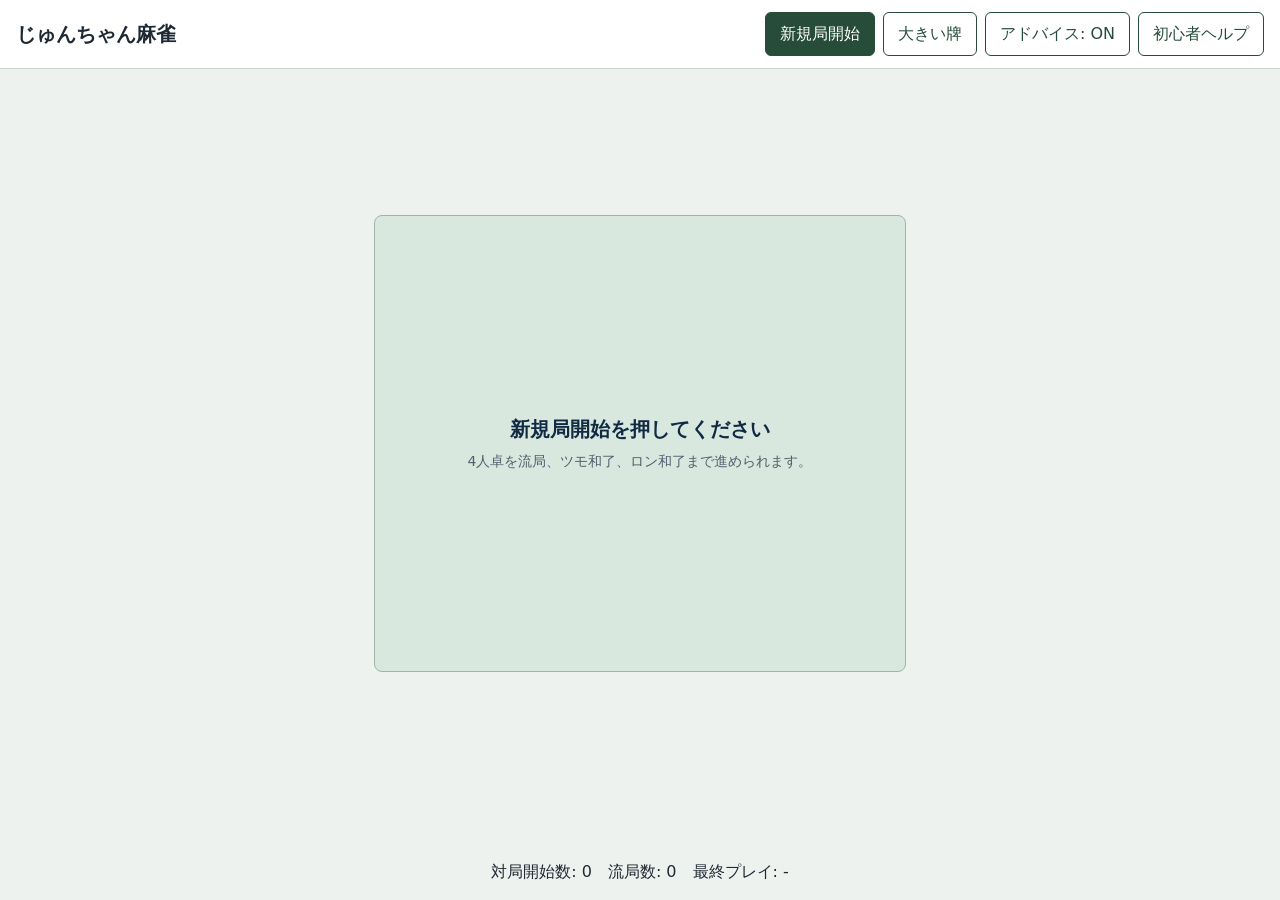
<file: index.html>
<!doctype html>
<html lang="ja">
  <head>
    <meta charset="UTF-8">
    <meta name="viewport" content="width=device-width, initial-scale=1">
    <title>じゅんちゃん麻雀</title>
    <link rel="stylesheet" href="./styles/base.css?v=mvp444-cpu-side-meld-columns-1">
    <link rel="stylesheet" href="./styles/board.css?v=mvp444-cpu-side-meld-columns-1">
    <link rel="stylesheet" href="./styles/tiles.css?v=mvp444-cpu-side-meld-columns-1">
    <link rel="stylesheet" href="./styles/responsive.css?v=mvp444-cpu-side-meld-columns-1">
    <link rel="stylesheet" href="./styles/cpu-meld-groups.css?v=mvp444-cpu-side-meld-columns-1">
  </head>
  <body>
    <div id="app" class="app-shell"></div>
    <script type="module" src="./src/main.js?v=mvp444-cpu-side-meld-columns-1"></script>
  </body>
</html>
</file>
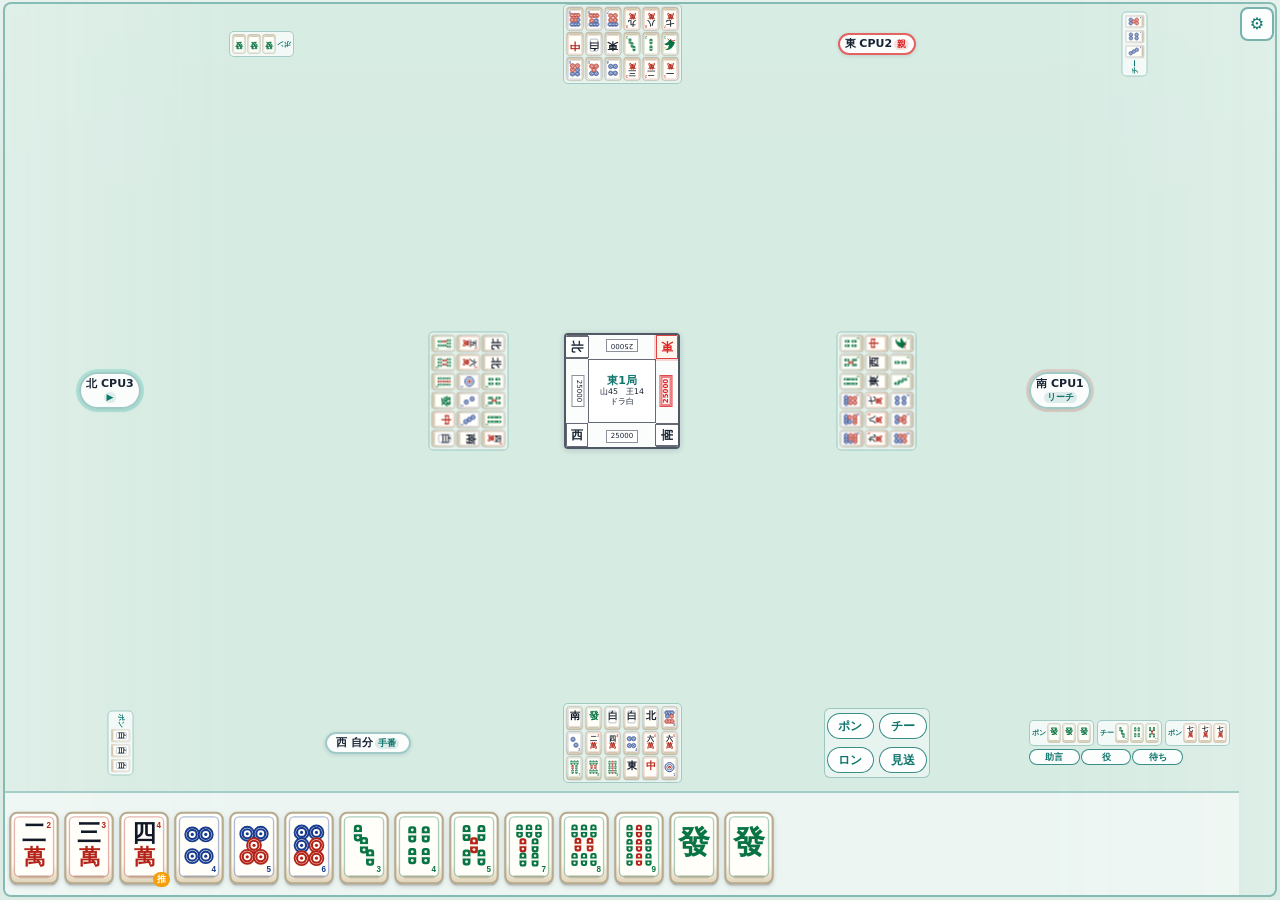
<file: dev/exact-table-layout-mock.html>
<!doctype html>
<html lang="ja">
<head>
  <meta charset="UTF-8">
  <meta name="viewport" content="width=device-width, initial-scale=1, viewport-fit=cover">
  <title>Exact Table Layout Mock</title>
  <link rel="stylesheet" href="../styles/exact-table-layout-mock.css?v=mvp343-static-final4">
</head>
<body>
  <main class="exact-mock" aria-label="手描き設計図ベースの静的卓レイアウトモック">
    <section class="table-shell" data-layout-root>
      <div class="mock-meld-zone mock-meld-top" aria-label="CPU2の副露">
        <div class="mock-meld-list mock-rotate-top">
          <div class="mock-meld"><span>ポン</span><img src="../assets/tiles/honor-green.svg" alt="發"><img src="../assets/tiles/honor-green.svg" alt="發"><img src="../assets/tiles/honor-green.svg" alt="發"></div>
        </div>
      </div>

      <div class="mock-river-wrap mock-river-top" aria-label="CPU2の河">
        <div class="mock-river mock-rotate-top" data-river="top">
          <img src="../assets/tiles/man-1.svg" alt="1萬"><img src="../assets/tiles/man-2.svg" alt="2萬"><img src="../assets/tiles/man-3.svg" alt="3萬"><img src="../assets/tiles/pin-4.svg" alt="4筒"><img src="../assets/tiles/pin-5.svg" alt="5筒"><img src="../assets/tiles/pin-6.svg" alt="6筒">
          <img src="../assets/tiles/sou-1.svg" alt="1索"><img src="../assets/tiles/sou-2.svg" alt="2索"><img src="../assets/tiles/sou-3.svg" alt="3索"><img src="../assets/tiles/honor-east.svg" alt="東"><img src="../assets/tiles/honor-white.svg" alt="白"><img src="../assets/tiles/honor-red.svg" alt="中">
          <img src="../assets/tiles/man-7.svg" alt="7萬"><img src="../assets/tiles/man-8.svg" alt="8萬"><img src="../assets/tiles/man-9.svg" alt="9萬"><img src="../assets/tiles/pin-7.svg" alt="7筒"><img src="../assets/tiles/pin-8.svg" alt="8筒"><img src="../assets/tiles/pin-9.svg" alt="9筒">
        </div>
      </div>

      <div class="mock-seat mock-seat-top is-dealer" aria-label="CPU2席">
        <strong>東 CPU2</strong>
        <span>親</span>
      </div>

      <div class="mock-meld-zone mock-meld-right" aria-label="CPU1の副露">
        <div class="mock-meld-list mock-rotate-right">
          <div class="mock-meld"><span>チー</span><img src="../assets/tiles/pin-3.svg" alt="3筒"><img src="../assets/tiles/pin-4.svg" alt="4筒"><img src="../assets/tiles/pin-5.svg" alt="5筒"></div>
        </div>
      </div>

      <button class="mock-gear" type="button" aria-label="設定メニュー">⚙</button>

      <div class="mock-seat mock-seat-left is-turn" aria-label="CPU3席">
        <strong>北 CPU3</strong>
        <span>▶</span>
      </div>

      <div class="mock-river-wrap mock-river-left" aria-label="CPU3の河">
        <div class="mock-river mock-rotate-left" data-river="left">
          <img src="../assets/tiles/honor-north.svg" alt="北"><img src="../assets/tiles/honor-north.svg" alt="北"><img src="../assets/tiles/sou-4.svg" alt="4索"><img src="../assets/tiles/sou-5.svg" alt="5索"><img src="../assets/tiles/sou-6.svg" alt="6索"><img src="../assets/tiles/man-4.svg" alt="4萬">
          <img src="../assets/tiles/man-5.svg" alt="5萬"><img src="../assets/tiles/man-6.svg" alt="6萬"><img src="../assets/tiles/pin-1.svg" alt="1筒"><img src="../assets/tiles/pin-2.svg" alt="2筒"><img src="../assets/tiles/pin-3.svg" alt="3筒"><img src="../assets/tiles/honor-south.svg" alt="南">
          <img src="../assets/tiles/sou-7.svg" alt="7索"><img src="../assets/tiles/sou-8.svg" alt="8索"><img src="../assets/tiles/sou-9.svg" alt="9索"><img src="../assets/tiles/honor-green.svg" alt="發"><img src="../assets/tiles/honor-red.svg" alt="中"><img src="../assets/tiles/honor-white.svg" alt="白">
        </div>
      </div>

      <section class="mock-score-board" aria-label="中央点数板">
        <div class="score-unit score-unit-top" data-seat-position="top">
          <div class="seat-wind-indicator wind-indicator is-dealer-wind" data-player-id="2" data-seat-position="top" data-current-wind="east" aria-label="CPU2の風 東">東</div>
          <div class="player-score-display score-value" data-player-id="2" data-seat-position="top" data-current-wind="east">25000</div>
        </div>
        <div class="score-unit score-unit-left" data-seat-position="left">
          <div class="seat-wind-indicator wind-indicator" data-player-id="3" data-seat-position="left" data-current-wind="north" aria-label="CPU3の風 北">北</div>
          <div class="player-score-display score-value" data-player-id="3" data-seat-position="left" data-current-wind="north">25000</div>
        </div>
        <div class="score-core">
          <strong>東1局</strong>
          <span>山45　王14</span>
          <span>ドラ白</span>
        </div>
        <div class="score-unit score-unit-right" data-seat-position="right">
          <div class="seat-wind-indicator wind-indicator" data-player-id="1" data-seat-position="right" data-current-wind="south" aria-label="CPU1の風 南">南</div>
          <div class="player-score-display score-value is-riichi-score" data-player-id="1" data-seat-position="right" data-current-wind="south">
            <strong>25000</strong>
          </div>
        </div>
        <div class="score-unit score-unit-bottom" data-seat-position="bottom">
          <div class="seat-wind-indicator wind-indicator" data-player-id="0" data-seat-position="bottom" data-current-wind="west" aria-label="自分の風 西">西</div>
          <div class="player-score-display score-value" data-player-id="0" data-seat-position="bottom" data-current-wind="west">25000</div>
        </div>
        <div class="score-corner score-corner-top-left" aria-hidden="true"></div>
        <div class="score-corner score-corner-top-right" aria-hidden="true"></div>
        <div class="score-corner score-corner-bottom-right" aria-hidden="true"></div>
        <div class="score-corner score-corner-bottom-left" aria-hidden="true"></div>
      </section>

      <div class="mock-river-wrap mock-river-right" aria-label="CPU1の河">
        <div class="mock-river mock-rotate-right" data-river="right">
          <img src="../assets/tiles/pin-9.svg" alt="9筒"><img src="../assets/tiles/pin-8.svg" alt="8筒"><img src="../assets/tiles/pin-7.svg" alt="7筒"><img src="../assets/tiles/sou-6.svg" alt="6索"><img src="../assets/tiles/sou-5.svg" alt="5索"><img src="../assets/tiles/sou-4.svg" alt="4索">
          <img src="../assets/tiles/man-9.svg" alt="9萬"><img src="../assets/tiles/man-8.svg" alt="8萬"><img src="../assets/tiles/man-7.svg" alt="7萬"><img src="../assets/tiles/honor-east.svg" alt="東"><img src="../assets/tiles/honor-west.svg" alt="西"><img src="../assets/tiles/honor-red.svg" alt="中">
          <img src="../assets/tiles/pin-6.svg" alt="6筒"><img src="../assets/tiles/pin-5.svg" alt="5筒"><img src="../assets/tiles/pin-4.svg" alt="4筒"><img src="../assets/tiles/sou-3.svg" alt="3索"><img src="../assets/tiles/sou-2.svg" alt="2索"><img src="../assets/tiles/sou-1.svg" alt="1索">
        </div>
      </div>

      <div class="mock-seat mock-seat-right is-riichi" aria-label="CPU1席">
        <strong>南 CPU1</strong>
        <span>リーチ</span>
      </div>

      <div class="mock-meld-zone mock-meld-left" aria-label="CPU3の副露">
        <div class="mock-meld-list mock-rotate-left">
          <div class="mock-meld"><span>ポン</span><img src="../assets/tiles/honor-white.svg" alt="白"><img src="../assets/tiles/honor-white.svg" alt="白"><img src="../assets/tiles/honor-white.svg" alt="白"></div>
        </div>
      </div>

      <div class="mock-seat mock-seat-self" aria-label="自分席">
        <strong>西 自分</strong>
        <span>手番</span>
      </div>

      <div class="mock-river-wrap mock-river-self" aria-label="自分の河">
        <div class="mock-river" data-river="self">
          <img src="../assets/tiles/honor-south.svg" alt="南"><img src="../assets/tiles/honor-green.svg" alt="發"><img src="../assets/tiles/honor-white.svg" alt="白"><img src="../assets/tiles/honor-white.svg" alt="白"><img src="../assets/tiles/honor-north.svg" alt="北"><img src="../assets/tiles/pin-8.svg" alt="8筒">
          <img src="../assets/tiles/pin-2.svg" alt="2筒"><img src="../assets/tiles/man-2.svg" alt="2萬"><img src="../assets/tiles/man-4.svg" alt="4萬"><img src="../assets/tiles/pin-4.svg" alt="4筒"><img src="../assets/tiles/man-6.svg" alt="6萬"><img src="../assets/tiles/man-6.svg" alt="6萬">
          <img src="../assets/tiles/sou-7.svg" alt="7索"><img src="../assets/tiles/sou-8.svg" alt="8索"><img src="../assets/tiles/sou-9.svg" alt="9索"><img src="../assets/tiles/honor-east.svg" alt="東"><img src="../assets/tiles/honor-red.svg" alt="中"><img src="../assets/tiles/pin-1.svg" alt="1筒">
        </div>
      </div>

      <section class="mock-actions" aria-label="操作ボタン">
        <div class="call-action-list">
          <button class="call-main-button pon-row">ポン</button>
          <button class="call-main-button chi-row">チー</button>
          <button class="response-button ron-row">ロン</button>
          <button class="response-button skip-row" aria-label="見送る">見送</button>
        </div>
        <p>役なし</p>
      </section>

      <div class="mock-meld-zone mock-meld-self" aria-label="自分の副露">
        <div class="mock-meld-list">
          <div class="mock-meld"><span>ポン</span><img src="../assets/tiles/honor-green.svg" alt="發"><img src="../assets/tiles/honor-green.svg" alt="發"><img src="../assets/tiles/honor-green.svg" alt="發"></div>
          <div class="mock-meld"><span>チー</span><img src="../assets/tiles/sou-3.svg" alt="3索"><img src="../assets/tiles/sou-4.svg" alt="4索"><img src="../assets/tiles/sou-5.svg" alt="5索"></div>
          <div class="mock-meld"><span>ポン</span><img src="../assets/tiles/man-7.svg" alt="7萬"><img src="../assets/tiles/man-7.svg" alt="7萬"><img src="../assets/tiles/man-7.svg" alt="7萬"></div>
        </div>
        <div class="support-buttons">
          <button>助言</button>
          <button>役</button>
          <button>待ち</button>
        </div>
      </div>

      <section class="mock-hand-area" aria-label="自分の手牌">
        <div class="mock-hand-scroll">
          <button class="mock-hand-tile"><img src="../assets/tiles/man-2.svg" alt="2萬"></button>
          <button class="mock-hand-tile"><img src="../assets/tiles/man-3.svg" alt="3萬"></button>
          <button class="mock-hand-tile is-advice"><img src="../assets/tiles/man-4.svg" alt="4萬"><span>推</span></button>
          <button class="mock-hand-tile"><img src="../assets/tiles/pin-4.svg" alt="4筒"></button>
          <button class="mock-hand-tile"><img src="../assets/tiles/pin-5.svg" alt="5筒"></button>
          <button class="mock-hand-tile"><img src="../assets/tiles/pin-6.svg" alt="6筒"></button>
          <button class="mock-hand-tile"><img src="../assets/tiles/sou-3.svg" alt="3索"></button>
          <button class="mock-hand-tile"><img src="../assets/tiles/sou-4.svg" alt="4索"></button>
          <button class="mock-hand-tile"><img src="../assets/tiles/sou-5.svg" alt="5索"></button>
          <button class="mock-hand-tile"><img src="../assets/tiles/sou-7.svg" alt="7索"></button>
          <button class="mock-hand-tile"><img src="../assets/tiles/sou-8.svg" alt="8索"></button>
          <button class="mock-hand-tile"><img src="../assets/tiles/sou-9.svg" alt="9索"></button>
          <button class="mock-hand-tile"><img src="../assets/tiles/honor-green.svg" alt="發"></button>
          <button class="mock-hand-tile"><img src="../assets/tiles/honor-green.svg" alt="發"></button>
        </div>
      </section>
    </section>
  </main>
</body>
</html>
</file>
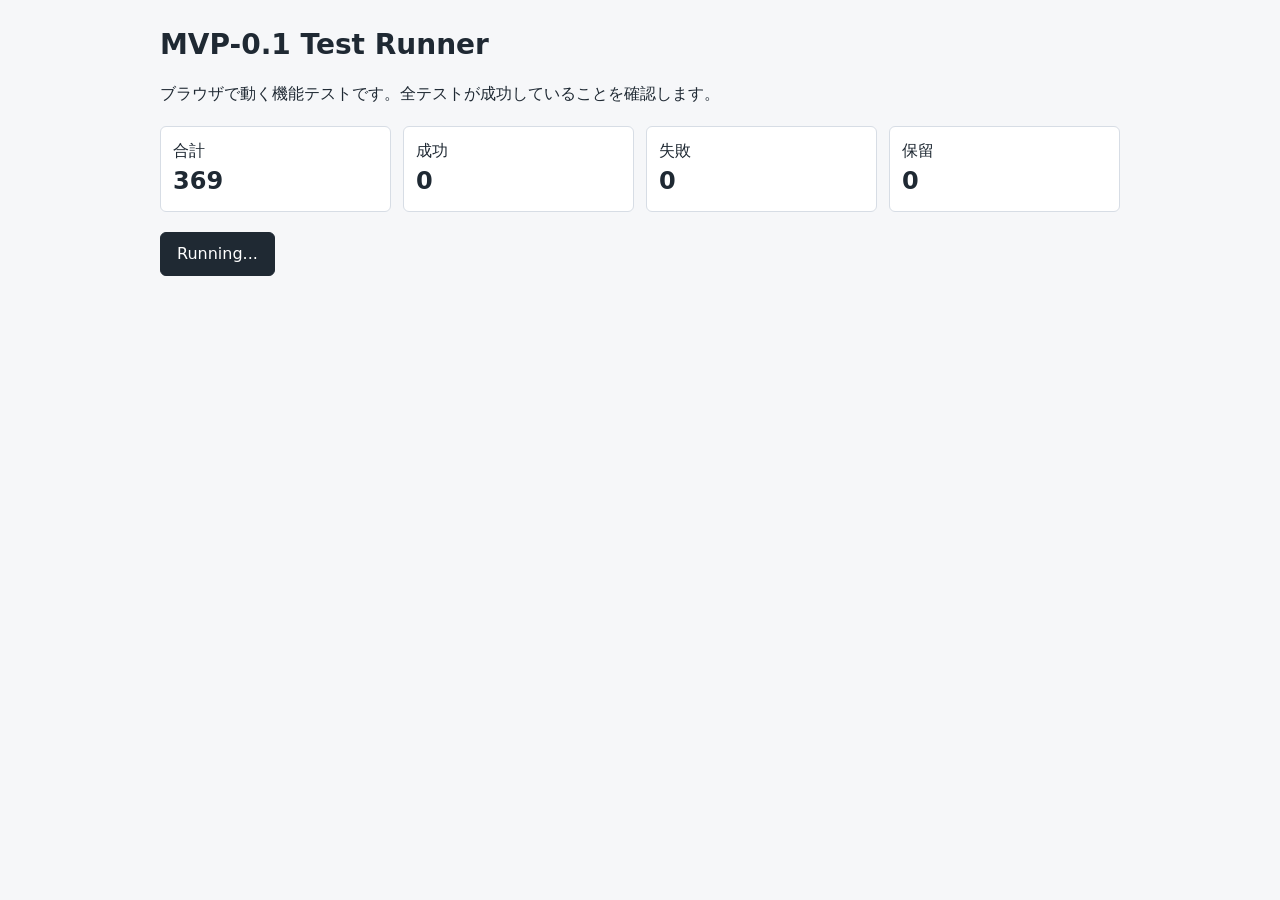
<file: tests/test-runner.html>
<!doctype html>
<html lang="ja">
  <head>
    <meta charset="utf-8">
    <meta name="viewport" content="width=device-width, initial-scale=1">
    <title>MVP-0.1 Test Runner</title>
    <style>
      :root {
        color-scheme: light;
        font-family: system-ui, -apple-system, BlinkMacSystemFont, "Segoe UI", sans-serif;
        line-height: 1.5;
      }

      body {
        margin: 0;
        background: #f6f7f9;
        color: #1f2933;
      }

      main {
        max-width: 960px;
        margin: 0 auto;
        padding: 24px;
      }

      h1 {
        margin: 0 0 8px;
        font-size: 28px;
      }

      .summary {
        display: grid;
        grid-template-columns: repeat(auto-fit, minmax(140px, 1fr));
        gap: 12px;
        margin: 20px 0;
      }

      .summary-item {
        border: 1px solid #d7dde5;
        border-radius: 6px;
        background: #ffffff;
        padding: 12px;
      }

      .summary-item strong {
        display: block;
        font-size: 24px;
      }

      .toolbar {
        margin: 16px 0;
      }

      button {
        min-height: 44px;
        border: 1px solid #1f2933;
        border-radius: 6px;
        background: #1f2933;
        color: #ffffff;
        padding: 0 16px;
        font: inherit;
        cursor: pointer;
      }

      .test-list {
        display: grid;
        gap: 8px;
        padding: 0;
        list-style: none;
      }

      .test-result {
        border: 1px solid #d7dde5;
        border-left-width: 6px;
        border-radius: 6px;
        background: #ffffff;
        padding: 12px;
      }

      .test-result.pass {
        border-left-color: #138a36;
      }

      .test-result.fail {
        border-left-color: #c2410c;
      }

      .test-result.pending {
        border-left-color: #8a6d13;
      }

      .test-name {
        font-weight: 700;
      }

      .test-message {
        margin-top: 4px;
        color: #52606d;
        white-space: pre-wrap;
      }
    </style>
  </head>
  <body>
    <main>
      <h1>MVP-0.1 Test Runner</h1>
      <p>ブラウザで動く機能テストです。全テストが成功していることを確認します。</p>

      <section class="summary" aria-label="テスト結果の集計">
        <div class="summary-item">
          <span>合計</span>
          <strong id="total-count">0</strong>
        </div>
        <div class="summary-item">
          <span>成功</span>
          <strong id="pass-count">0</strong>
        </div>
        <div class="summary-item">
          <span>失敗</span>
          <strong id="fail-count">0</strong>
        </div>
        <div class="summary-item">
          <span>保留</span>
          <strong id="pending-count">0</strong>
        </div>
      </section>

      <div class="toolbar">
        <button id="run-tests" type="button">Run tests</button>
      </div>

      <ol id="test-results" class="test-list"></ol>
    </main>

    <script type="module">
      import { registerActionTests } from "./actions.test.js";
      import { registerCallStabilityTests } from "./call-stability.test.js";
      import { registerCpuDiscardTests } from "./cpu-discard.test.js";
      import { registerCpuChiTests } from "./cpu-chi.test.js";
      import { registerCpuCallStabilityTests } from "./cpu-call-stability.test.js";
      import { registerCpuPonTests } from "./cpu-pon.test.js";
      import { registerCpuWinTests } from "./cpu-win.test.js";
      import { registerDiscardAdviceTests } from "./discard-advice.test.js";
      import { registerHandSortTests } from "./hand-sort.test.js";
      import { registerMatchTests } from "./match.test.js";
      import { registerMatchUiTests } from "./match-ui.test.js";
      import { registerNextRoundTests } from "./next-round.test.js";
      import { registerReactionTests } from "./reaction.test.js";
      import { registerRiichiTests } from "./riichi.test.js";
      import { registerPonTests } from "./pon.test.js";
      import { registerChiTests } from "./chi.test.js";
      import { registerRonTests } from "./ron.test.js";
      import { registerRoundTests } from "./round.test.js";
      import { registerScenarioTests } from "./scenario.test.js";
      import { registerStorageTests } from "./storage.test.js";
      import { registerTileAssetTests } from "./tile-assets.test.js";
      import { registerTileTests } from "./tiles.test.js";
      import { registerTsumoTests } from "./tsumo.test.js";
      import { registerWallTests } from "./wall.test.js";
      import { registerWaitAnalysisTests } from "./wait-analysis.test.js";
      import { registerWinCheckTests } from "./win-check.test.js";
      import { registerYakuDisplayTests } from "./yaku-display.test.js";
      import { registerYakuGuideTests } from "./yaku-guide.test.js";
      import { registerYakuIntegrationTests } from "./yaku-integration.test.js";
      import { registerYakuMessageTests } from "./yaku-message.test.js";
      import { registerYakuTests } from "./yaku.test.js";
      import { runTests, tests } from "./test.js";

      globalThis.__TEST_CACHE_BUST__ = "mvp444-cpu-side-meld-columns-1";

      const totalCount = document.querySelector("#total-count");
      const passCount = document.querySelector("#pass-count");
      const failCount = document.querySelector("#fail-count");
      const pendingCount = document.querySelector("#pending-count");
      const resultList = document.querySelector("#test-results");
      const runButton = document.querySelector("#run-tests");

      registerTileAssetTests();
      registerTileTests();
      registerWallTests();
      registerRoundTests();
      registerActionTests();
      registerCallStabilityTests();
      registerCpuDiscardTests();
      registerCpuCallStabilityTests();
      registerCpuChiTests();
      registerCpuPonTests();
      registerCpuWinTests();
      registerDiscardAdviceTests();
      registerHandSortTests();
      registerMatchTests();
      registerMatchUiTests();
      registerNextRoundTests();
      registerReactionTests();
      registerRiichiTests();
      registerPonTests();
      registerChiTests();
      registerRonTests();
      registerScenarioTests();
      registerStorageTests();
      registerWaitAnalysisTests();
      registerWinCheckTests();
      registerTsumoTests();
      registerYakuTests();
      registerYakuIntegrationTests();
      registerYakuDisplayTests();
      registerYakuGuideTests();
      registerYakuMessageTests();

      function renderResults(results) {
        totalCount.textContent = String(results.length);
        passCount.textContent = String(results.filter((result) => result.status === "pass").length);
        failCount.textContent = String(results.filter((result) => result.status === "fail").length);
        pendingCount.textContent = String(results.filter((result) => result.status === "pending").length);

        resultList.replaceChildren(
          ...results.map((result) => {
            const item = document.createElement("li");
            item.className = `test-result ${result.status}`;

            const name = document.createElement("div");
            name.className = "test-name";
            name.textContent = `${result.status.toUpperCase()}: ${result.name}`;

            const message = document.createElement("div");
            message.className = "test-message";
            message.textContent = result.message || "";

            item.append(name, message);
            return item;
          })
        );
      }

      async function runAndRender() {
        runButton.disabled = true;
        runButton.textContent = "Running...";
        renderResults(await runTests());
        runButton.disabled = false;
        runButton.textContent = "Run tests";
      }

      runButton.addEventListener("click", runAndRender);
      totalCount.textContent = String(tests.length);
      runAndRender();
    </script>
  </body>
</html>
</file>
<file: styles/base.css>
:root {
  color-scheme: light;
  font-family: system-ui, -apple-system, BlinkMacSystemFont, "Segoe UI", sans-serif;
  font-size: 16px;
  line-height: 1.5;
  background: #edf2ef;
  color: #1f2933;
}

* {
  box-sizing: border-box;
}

body {
  margin: 0;
  min-width: 320px;
  background: #edf2ef;
}

button {
  min-height: 44px;
  border: 1px solid #274c3a;
  border-radius: 6px;
  background: #274c3a;
  color: #ffffff;
  padding: 0 14px;
  font: inherit;
  cursor: pointer;
}

button.secondary {
  background: #ffffff;
  color: #274c3a;
}

button:disabled {
  cursor: not-allowed;
  opacity: 0.55;
}

.app-shell {
  min-height: 100vh;
}

.sr-only {
  position: absolute;
  width: 1px;
  height: 1px;
  padding: 0;
  margin: -1px;
  overflow: hidden;
  clip: rect(0, 0, 0, 0);
  white-space: nowrap;
  border: 0;
}
</file>
<file: styles/board.css>
.app {
  display: grid;
  min-height: 100vh;
  grid-template-rows: auto 1fr auto;
}

.topbar {
  display: flex;
  align-items: center;
  justify-content: space-between;
  gap: 12px;
  padding: 12px 16px;
  background: #ffffff;
  border-bottom: 1px solid #cbd5d1;
}

.title {
  margin: 0;
  font-size: 20px;
}

.controls {
  display: flex;
  flex-wrap: wrap;
  justify-content: flex-end;
  gap: 8px;
}

.button-label-short {
  display: none;
}

.orientation-hint {
  display: none;
  margin: 8px 10px 0;
  border: 1px solid rgba(15, 118, 110, 0.24);
  border-radius: 8px;
  background: #ffffff;
  color: #274c3a;
  padding: 8px 10px;
  text-align: center;
  font-size: 14px;
  line-height: 1.4;
}

.table {
  display: grid;
  grid-template-columns: minmax(120px, 1fr) minmax(180px, 2fr) minmax(120px, 1fr);
  grid-template-rows: minmax(118px, auto) minmax(180px, 1fr) minmax(150px, auto);
  gap: 12px;
  width: min(1120px, 100%);
  margin: 0 auto;
  padding: 16px;
}

.seat {
  display: grid;
  position: relative;
  gap: 8px;
  min-width: 0;
  border: 1px solid #bfcbc6;
  border-radius: 8px;
  background: #ffffff;
  padding: 10px;
}

.seat.current {
  border-color: #0f766e;
  box-shadow: 0 0 0 2px rgba(15, 118, 110, 0.16);
}

.table-discard-zone.is-current-turn {
  border-color: rgba(15, 118, 110, 0.5);
  box-shadow: inset 0 0 0 1px rgba(15, 118, 110, 0.18);
}

.table-discard-zone[role="button"] {
  cursor: pointer;
}

.table-discard-zone[role="button"]:focus-visible {
  outline: 3px solid rgba(15, 118, 110, 0.5);
  outline-offset: 2px;
}

.seat-north {
  grid-column: 2;
  grid-row: 1;
}

.seat-west {
  grid-column: 1;
  grid-row: 2;
}

.seat-east {
  grid-column: 2;
  grid-row: 3;
}

.seat-south {
  grid-column: 3;
  grid-row: 2;
}

.center-panel {
  display: grid;
  align-content: center;
  gap: 8px;
  grid-column: 2;
  grid-row: 2;
  border: 1px solid #9fb4aa;
  border-radius: 8px;
  background: #d9e8df;
  padding: 14px;
  text-align: center;
  position: relative;
}

.center-panel strong {
  color: #102a43;
  font-size: 20px;
  line-height: 1.35;
}

.table-discard-ring {
  display: grid;
  grid-template-areas:
    "north north north"
    "west info south"
    "east east east";
  grid-template-columns: minmax(64px, 0.9fr) minmax(160px, 1.6fr) minmax(64px, 0.9fr);
  grid-template-rows: auto minmax(72px, auto) auto;
  gap: 6px;
  min-width: 0;
}

.center-info {
  position: relative;
  grid-area: info;
  display: grid;
  align-content: center;
  justify-items: center;
  gap: 6px;
  min-width: 0;
}

.center-info-main {
  display: grid;
  align-items: center;
  justify-items: center;
  gap: 8px;
  width: 100%;
  min-width: 0;
}

.center-primary,
.center-secondary {
  display: grid;
  justify-items: center;
  gap: 5px;
  min-width: 0;
}

.table-discard-zone {
  display: grid;
  gap: 3px;
  min-width: 0;
  border: 1px solid rgba(15, 118, 110, 0.18);
  border-radius: 8px;
  background: rgba(255, 255, 255, 0.48);
  padding: 5px;
}

.table-discard-north {
  grid-area: north;
}

.table-discard-west {
  grid-area: west;
}

.table-discard-south {
  grid-area: south;
}

.table-discard-east {
  grid-area: east;
}

.table-discard-label {
  display: flex;
  align-items: center;
  justify-content: space-between;
  gap: 4px;
  color: #52606d;
  font-size: 12px;
  line-height: 1.15;
}

.discard-zoom-hint {
  border: 1px solid rgba(15, 118, 110, 0.28);
  border-radius: 999px;
  color: #0f766e;
  padding: 0 6px;
  font-size: 11px;
  font-weight: 700;
  white-space: nowrap;
}

.table-center-discards {
  min-height: 34px;
}

.action-message {
  display: grid;
  gap: 3px;
  border: 1px solid rgba(180, 83, 9, 0.32);
  border-radius: 8px;
  background: #fff7ed;
  padding: 10px;
  color: #7c2d12;
  font-size: 15px;
  line-height: 1.5;
}

.previous-round-result {
  border: 1px solid rgba(15, 118, 110, 0.22);
  border-radius: 8px;
  background: rgba(255, 255, 255, 0.68);
  padding: 8px 10px;
  color: #274c3a;
  font-size: 14px;
  line-height: 1.35;
}

.match-summary {
  display: inline-flex;
  align-items: center;
  justify-content: center;
  gap: 8px;
  color: #274c3a;
  font-size: 14px;
  line-height: 1.2;
}

.match-hand-label {
  border: 1px solid rgba(15, 118, 110, 0.28);
  border-radius: 999px;
  background: rgba(255, 255, 255, 0.72);
  padding: 3px 10px;
  font-weight: 700;
}

.match-dealer-label {
  color: #52606d;
  font-size: 13px;
}

.match-ended-summary {
  display: grid;
  gap: 4px;
  justify-items: center;
  border: 1px solid rgba(15, 118, 110, 0.42);
  border-radius: 8px;
  background: rgba(255, 255, 255, 0.92);
  box-shadow: 0 8px 18px rgba(15, 23, 42, 0.14);
  padding: 9px;
  color: #102a43;
  font-size: 14px;
  line-height: 1.35;
}

.discard-advice {
  display: grid;
  gap: 6px;
  border: 1px solid rgba(15, 118, 110, 0.26);
  border-radius: 8px;
  background: rgba(255, 255, 255, 0.78);
  padding: 10px;
  color: #102a43;
  text-align: left;
}

.discard-advice-title {
  font-size: 15px;
  line-height: 1.35;
}

.discard-advice-list {
  display: grid;
  gap: 6px;
  margin: 0;
  padding-left: 20px;
}

.discard-advice-item {
  line-height: 1.35;
}

.discard-advice-label {
  display: block;
  font-weight: 700;
}

.discard-advice-item.is-secondary .discard-advice-label {
  font-size: 14px;
}

.discard-advice-reason {
  display: block;
  color: #52606d;
  font-size: 13px;
}

.table-meta-row {
  display: grid;
  gap: 3px;
}

.yaku-summary {
  display: grid;
  gap: 4px;
  justify-items: center;
  border: 1px solid rgba(15, 118, 110, 0.28);
  border-radius: 8px;
  background: rgba(255, 255, 255, 0.72);
  padding: 10px;
  color: #102a43;
  font-size: 15px;
  line-height: 1.45;
}

.yaku-summary-title,
.yaku-total {
  font-weight: 700;
}

.yaku-item {
  display: grid;
  gap: 2px;
  justify-items: center;
}

.yaku-name {
  font-weight: 700;
}

.yaku-description {
  max-width: 34ch;
}

.term-help {
  display: grid;
  gap: 2px;
  margin-top: 4px;
  color: #52606d;
  font-size: 13px;
}

.tsumo-button {
  justify-self: center;
  min-width: 96px;
  min-height: 48px;
  border: 2px solid #0f766e;
  border-radius: 8px;
  background: #0f766e;
  color: #ffffff;
  font-size: 18px;
  font-weight: 700;
}

.next-round-button,
.restart-match-button {
  justify-self: center;
  min-width: 128px;
  min-height: 48px;
  border: 2px solid #0f766e;
  border-radius: 8px;
  background: #0f766e;
  color: #ffffff;
  font-size: 18px;
  font-weight: 700;
}

.reaction-actions {
  display: flex;
  flex-wrap: wrap;
  justify-content: center;
  gap: 8px;
}

.pon-reaction {
  align-items: center;
}

.table-action-bar {
  display: flex;
  flex-wrap: wrap;
  justify-content: center;
  gap: 8px;
}

.ron-button,
.pon-button,
.chi-button,
.skip-ron-button {
  min-width: 96px;
  min-height: 48px;
  border: 2px solid #0f766e;
  border-radius: 8px;
  font-size: 18px;
  font-weight: 700;
}

.ron-button,
.pon-button,
.chi-button {
  background: #0f766e;
  color: #ffffff;
}

.skip-ron-button {
  background: #ffffff;
  color: #0f766e;
}

.riichi-button,
.cancel-riichi-button {
  min-width: 92px;
  min-height: 44px;
  border: 2px solid #0f766e;
  border-radius: 8px;
  font-size: 16px;
  font-weight: 700;
}

.riichi-button {
  background: #0f766e;
  color: #ffffff;
}

.cancel-riichi-button {
  background: #ffffff;
  color: #0f766e;
}

.riichi-actions {
  display: inline-flex;
  align-items: center;
  gap: 8px;
}

.riichi-message,
.riichi-status,
.seat-riichi-badge {
  border: 1px solid rgba(15, 118, 110, 0.28);
  border-radius: 999px;
  background: rgba(217, 232, 223, 0.9);
  color: #0f4f47;
  padding: 4px 8px;
  font-size: 13px;
  font-weight: 700;
  line-height: 1.1;
  white-space: nowrap;
}

.seat-header {
  display: flex;
  align-items: center;
  justify-content: space-between;
  gap: 8px;
}

.seat-header-actions {
  display: inline-flex;
  align-items: center;
  justify-content: flex-end;
  gap: 6px;
}

.meld-area {
  display: flex;
  align-items: center;
  gap: 6px;
  margin: 4px 0;
  padding: 4px 6px;
  border: 1px solid rgba(15, 118, 110, 0.22);
  border-radius: 8px;
  background: rgba(240, 253, 250, 0.78);
}

.meld-area-label,
.meld-type {
  color: #0f4f47;
  font-size: 12px;
  font-weight: 800;
  white-space: nowrap;
}

.meld-list {
  display: flex;
  flex-wrap: nowrap;
  align-items: center;
  gap: 5px;
  min-width: 0;
  overflow-x: auto;
  overflow-y: hidden;
}

.meld {
  display: inline-flex;
  align-items: center;
  flex: 0 0 auto;
  gap: 4px;
}

.meld-tiles {
  display: inline-flex;
  align-items: center;
  gap: 2px;
}

.meld-tile {
  width: 30px;
  height: 42px;
}

.chi-button {
  display: inline-flex;
  align-items: center;
  gap: 4px;
}

.chi-button-label {
  font-weight: 800;
}

.chi-option-tiles {
  display: inline-flex;
  align-items: center;
  gap: 1px;
}

.chi-option-tile {
  width: 22px;
  height: 31px;
}

.seat-turn-indicator {
  border: 1px solid rgba(15, 118, 110, 0.28);
  border-radius: 999px;
  background: rgba(217, 232, 223, 0.86);
  color: #0f4f47;
  padding: 2px 7px;
  font-size: 12px;
  font-weight: 700;
  line-height: 1.1;
  white-space: nowrap;
}

.seat-advice-placeholder {
  visibility: hidden;
}

.seat-name {
  font-weight: 700;
}

.seat-meta,
.table-meta,
.status-line {
  color: #52606d;
  font-size: 14px;
}

.discards {
  display: flex;
  flex-wrap: wrap;
  gap: 5px 4px;
  align-content: flex-start;
  min-height: 44px;
}

.discard-advice-trigger {
  justify-self: center;
  min-height: 34px;
  border: 2px solid #0f766e;
  border-radius: 999px;
  background: #ffffff;
  color: #0f766e;
  padding: 0 14px;
  font-size: 14px;
  font-weight: 700;
}

.seat-advice-trigger {
  min-height: 30px;
  padding: 0 10px;
  font-size: 13px;
}

.discard-advice-modal {
  position: absolute;
  left: 50%;
  top: 50%;
  z-index: 5;
  width: min(92%, 420px);
  max-height: min(78%, 260px);
  overflow: auto;
  transform: translate(-50%, -50%);
  border-radius: 10px;
  box-shadow: 0 16px 36px rgba(16, 42, 67, 0.28);
}

.discard-advice-header {
  display: flex;
  align-items: center;
  justify-content: space-between;
  gap: 8px;
}

.discard-advice-close {
  min-height: 32px;
  border: 1px solid #0f766e;
  border-radius: 999px;
  background: #ffffff;
  color: #0f766e;
  padding: 0 10px;
  font-size: 13px;
  font-weight: 700;
}

.discard-zoom-backdrop {
  position: fixed;
  inset: 0;
  z-index: 30;
  display: grid;
  place-items: center;
  box-sizing: border-box;
  padding: max(10px, env(safe-area-inset-top)) max(12px, env(safe-area-inset-right)) max(10px, env(safe-area-inset-bottom)) max(12px, env(safe-area-inset-left));
  background: rgba(15, 23, 42, 0.16);
  overflow: hidden;
}

.discard-zoom-modal {
  box-sizing: border-box;
  width: min(620px, calc(100vw - 24px));
  max-width: calc(100vw - 24px);
  max-height: min(84dvh, calc(100vh - 24px));
  overflow: auto;
  border: 2px solid rgba(15, 118, 110, 0.52);
  border-radius: 12px;
  background: rgba(255, 255, 255, 0.98);
  box-shadow: 0 18px 42px rgba(16, 42, 67, 0.32);
  padding: 12px;
}

.discard-zoom-header {
  position: sticky;
  top: 0;
  z-index: 1;
  display: flex;
  align-items: center;
  justify-content: space-between;
  gap: 12px;
  margin: -4px -4px 6px;
  padding: 4px;
  background: rgba(255, 255, 255, 0.98);
  color: #102a43;
  font-size: 18px;
}

.discard-zoom-close {
  flex: 0 0 auto;
  min-height: 36px;
  border: 1px solid #0f766e;
  border-radius: 999px;
  background: #ffffff;
  color: #0f766e;
  padding: 0 14px;
  font-size: 14px;
  font-weight: 700;
}

.discard-zoom-count {
  color: #52606d;
  font-size: 14px;
  margin-bottom: 8px;
}

.discard-zoom-tiles {
  display: grid;
  grid-template-columns: repeat(auto-fit, minmax(40px, 1fr));
  gap: 8px;
  align-items: start;
  max-width: 100%;
}

.discard-zoom-tile {
  width: clamp(42px, 7vw, 56px);
  height: clamp(58px, 9vw, 78px);
  justify-self: center;
}

.discard-zoom-tile .tile-symbol {
  font-size: clamp(22px, 4vw, 31px);
}

.discard-zoom-tile.tile-z .tile-symbol {
  font-size: clamp(24px, 4.3vw, 34px);
}

.discard-zoom-empty {
  color: #52606d;
  font-size: 15px;
}

.match-result-backdrop {
  position: fixed;
  inset: 0;
  z-index: 31;
  display: grid;
  place-items: center;
  box-sizing: border-box;
  padding: max(10px, env(safe-area-inset-top)) max(12px, env(safe-area-inset-right)) max(10px, env(safe-area-inset-bottom)) max(12px, env(safe-area-inset-left));
  background: rgba(15, 23, 42, 0.16);
  overflow: hidden;
}

.match-result-modal {
  box-sizing: border-box;
  width: min(520px, calc(100vw - 24px));
  max-width: calc(100vw - 24px);
  max-height: min(84dvh, calc(100vh - 24px));
  overflow: auto;
  border: 2px solid rgba(15, 118, 110, 0.52);
  border-radius: 12px;
  background: rgba(255, 255, 255, 0.98);
  box-shadow: 0 18px 42px rgba(16, 42, 67, 0.32);
  padding: 12px;
}

.match-result-header {
  position: sticky;
  top: 0;
  z-index: 1;
  display: flex;
  align-items: center;
  justify-content: space-between;
  gap: 12px;
  margin: -4px -4px 8px;
  padding: 4px;
  background: rgba(255, 255, 255, 0.98);
  color: #102a43;
  font-size: 18px;
}

.match-result-close,
.match-result-button {
  min-height: 36px;
  border: 1px solid #0f766e;
  border-radius: 999px;
  background: #ffffff;
  color: #0f766e;
  padding: 0 14px;
  font-size: 14px;
  font-weight: 700;
}

.match-result-note {
  margin: 0 0 6px;
  color: #52606d;
  font-size: 14px;
}

.match-result-list {
  counter-reset: match-result;
  display: grid;
  gap: 4px;
  margin: 0;
  padding: 0;
  list-style: none;
  color: #102a43;
}

.match-result-list li {
  counter-increment: match-result;
  display: grid;
  grid-template-columns: 2em minmax(4.8em, auto) 1fr;
  align-items: baseline;
  column-gap: 8px;
  padding: 4px 8px;
  border-radius: 6px;
  background: rgba(236, 253, 245, 0.72);
}

.match-result-list li::before {
  content: counter(match-result) ".";
  color: #52606d;
  font-weight: 800;
  text-align: right;
}

.match-result-hand {
  font-weight: 800;
}

.match-result-text {
  margin-left: 0;
}

.beginner-help-backdrop {
  position: fixed;
  inset: 0;
  z-index: 32;
  display: grid;
  place-items: center;
  padding: 12px;
  background: rgba(15, 23, 42, 0.18);
}

.beginner-help-modal {
  box-sizing: border-box;
  width: min(620px, calc(100vw - 24px));
  max-width: calc(100vw - 24px);
  max-height: min(84dvh, calc(100vh - 24px));
  overflow: auto;
  border: 2px solid #0f766e;
  border-radius: 12px;
  background: rgba(255, 255, 255, 0.96);
  box-shadow: 0 16px 36px rgba(15, 23, 42, 0.24);
  padding: 12px;
}

.beginner-help-header {
  position: sticky;
  top: 0;
  z-index: 1;
  display: flex;
  align-items: center;
  justify-content: space-between;
  gap: 10px;
  padding-bottom: 8px;
  background: rgba(255, 255, 255, 0.96);
  font-size: 18px;
}

.beginner-help-close {
  min-height: 36px;
  border: 1px solid #0f766e;
  border-radius: 999px;
  background: #ffffff;
  color: #0f3f36;
  padding: 0 14px;
  font-weight: 800;
}

.beginner-help-note {
  margin: 0 0 8px;
  color: #52606d;
  font-size: 14px;
  line-height: 1.45;
}

.beginner-help-list {
  display: grid;
  grid-template-columns: repeat(auto-fit, minmax(220px, 1fr));
  gap: 8px;
  margin: 0;
}

.beginner-help-item {
  border: 1px solid rgba(15, 118, 110, 0.18);
  border-radius: 8px;
  background: rgba(240, 253, 250, 0.74);
  padding: 8px;
}

.beginner-help-item dt {
  font-weight: 800;
  color: #0f3f36;
  margin-bottom: 2px;
}

.beginner-help-item dd {
  margin: 0;
  color: #243b53;
  font-size: 14px;
  line-height: 1.45;
}

.yaku-guide-trigger,
.seat-yaku-guide-placeholder,
.waits-trigger {
  min-height: 30px;
  border: 1px solid #0f766e;
  border-radius: 999px;
  background: #ffffff;
  color: #0f3f36;
  padding: 0 12px;
  font-size: 13px;
  font-weight: 800;
  white-space: nowrap;
}

.waits-trigger.has-waits {
  background: #ecfeff;
  border-color: #0891b2;
  color: #155e75;
}

.seat-yaku-guide-placeholder {
  display: inline-flex;
  align-items: center;
  opacity: 0;
  pointer-events: none;
}

.yaku-guide-backdrop {
  position: fixed;
  inset: 0;
  z-index: 34;
  display: grid;
  place-items: center;
  padding: 12px;
  background: rgba(15, 23, 42, 0.2);
}

.yaku-guide-modal {
  box-sizing: border-box;
  width: min(700px, calc(100vw - 24px));
  max-width: calc(100vw - 24px);
  max-height: min(86dvh, calc(100vh - 24px));
  overflow: auto;
  border: 2px solid #0f766e;
  border-radius: 12px;
  background: rgba(255, 255, 255, 0.97);
  box-shadow: 0 18px 42px rgba(16, 42, 67, 0.3);
  padding: 12px;
}

.yaku-guide-header {
  position: sticky;
  top: 0;
  z-index: 1;
  display: flex;
  align-items: flex-start;
  justify-content: space-between;
  gap: 12px;
  margin: -4px -4px 8px;
  padding: 4px;
  background: rgba(255, 255, 255, 0.97);
  color: #102a43;
}

.yaku-guide-header strong,
.yaku-guide-header span {
  display: block;
}

.yaku-guide-header span {
  margin-top: 2px;
  color: #52606d;
  font-size: 13px;
  line-height: 1.35;
}

.yaku-guide-close {
  min-height: 36px;
  border: 1px solid #0f766e;
  border-radius: 999px;
  background: #ffffff;
  color: #0f3f36;
  padding: 0 14px;
  font-weight: 800;
}

.yaku-guide-list {
  display: grid;
  grid-template-columns: repeat(auto-fit, minmax(210px, 1fr));
  gap: 8px;
  margin: 0;
  padding: 0;
  list-style: none;
}

.yaku-guide-item {
  display: grid;
  gap: 6px;
  border: 1px solid rgba(15, 118, 110, 0.18);
  border-radius: 8px;
  background: rgba(240, 253, 250, 0.8);
  padding: 8px;
}

.yaku-guide-item-header {
  color: #0f3f36;
  font-size: 15px;
}

.yaku-guide-item p {
  margin: 0;
  color: #243b53;
  font-size: 13px;
  line-height: 1.35;
}

.yaku-guide-example {
  display: grid;
  gap: 4px;
}

.yaku-guide-example > span,
.yaku-guide-hints {
  color: #52606d;
  font-size: 12px;
  line-height: 1.35;
}

.yaku-guide-example-tiles {
  display: flex;
  flex-wrap: wrap;
  gap: 4px;
  align-items: center;
}

.yaku-guide-tile {
  width: 30px;
  height: 42px;
}

.yaku-guide-tile .tile-symbol {
  font-size: 17px;
}

.yaku-guide-tile .tile-suit-label,
.yaku-guide-tile .tile-visual-cue {
  font-size: 7px;
}

.yaku-guide-hints {
  display: grid;
  gap: 2px;
}

.waits-backdrop {
  position: fixed;
  inset: 0;
  z-index: 35;
  display: grid;
  place-items: center;
  padding: 12px;
  background: rgba(15, 23, 42, 0.24);
}

.waits-modal {
  box-sizing: border-box;
  width: min(620px, calc(100vw - 24px));
  max-width: calc(100vw - 24px);
  max-height: min(84dvh, calc(100vh - 24px));
  overflow: auto;
  border: 1px solid rgba(8, 145, 178, 0.36);
  border-radius: 10px;
  background: rgba(255, 255, 255, 0.97);
  box-shadow: 0 18px 42px rgba(15, 23, 42, 0.24);
  padding: 10px;
}

.waits-header {
  position: sticky;
  top: 0;
  z-index: 1;
  display: flex;
  align-items: flex-start;
  justify-content: space-between;
  gap: 10px;
  margin: -10px -10px 8px;
  padding: 10px;
  background: rgba(255, 255, 255, 0.98);
  border-bottom: 1px solid rgba(8, 145, 178, 0.16);
}

.waits-header strong,
.waits-header span {
  display: block;
}

.waits-header span {
  margin-top: 2px;
  color: #52606d;
  font-size: 13px;
  line-height: 1.35;
}

.waits-close {
  min-height: 36px;
  border: 1px solid #0891b2;
  border-radius: 999px;
  background: #ffffff;
  color: #155e75;
  padding: 0 14px;
}

.waits-list {
  display: grid;
  grid-template-columns: repeat(auto-fit, minmax(180px, 1fr));
  gap: 8px;
  margin: 0;
  padding: 0;
  list-style: none;
}

.current-waits-section,
.discard-waits-section {
  display: grid;
  gap: 6px;
}

.current-waits-section + .discard-waits-section,
.discard-waits-section + .current-waits-section {
  margin-top: 8px;
}

.current-waits-section h3,
.discard-waits-section h3 {
  margin: 0;
  color: #0f172a;
  font-size: 14px;
}

.discard-waits-list {
  display: grid;
  gap: 7px;
  margin: 0;
  padding: 0;
  list-style: none;
}

.discard-waits-item {
  display: grid;
  grid-template-columns: minmax(74px, auto) minmax(0, 1fr);
  gap: 8px;
  align-items: center;
  border: 1px solid rgba(8, 145, 178, 0.18);
  border-radius: 8px;
  background: rgba(236, 254, 255, 0.76);
  padding: 7px;
}

.discard-waits-item.no-yaku {
  border-color: rgba(180, 83, 9, 0.22);
  background: rgba(255, 251, 235, 0.82);
}

.discard-waits-discard {
  display: grid;
  grid-template-columns: auto auto auto;
  align-items: center;
  gap: 5px;
  color: #243b53;
  font-size: 13px;
  font-weight: 700;
}

.discard-waits-result {
  display: grid;
  gap: 4px;
  min-width: 0;
}

.discard-waits-result > span {
  color: #243b53;
  font-size: 13px;
  line-height: 1.35;
}

.discard-waits-tiles {
  display: flex;
  flex-wrap: wrap;
  gap: 4px;
  align-items: center;
}

.waits-item {
  display: grid;
  gap: 6px;
  border: 1px solid rgba(8, 145, 178, 0.18);
  border-radius: 8px;
  background: rgba(236, 254, 255, 0.72);
  padding: 8px;
}

.waits-item.no-yaku {
  border-color: rgba(180, 83, 9, 0.22);
  background: rgba(255, 251, 235, 0.82);
}

.waits-tile-line {
  display: grid;
  grid-template-columns: auto 1fr;
  align-items: center;
  gap: 8px;
}

.waits-tile-line strong,
.waits-tile-line span {
  display: block;
}

.waits-tile-line span,
.waits-yaku,
.waits-no-yaku,
.waits-empty,
.waits-note {
  margin: 0;
  color: #243b53;
  font-size: 13px;
  line-height: 1.35;
}

.waits-yaku {
  color: #155e75;
  font-weight: 700;
}

.waits-no-yaku {
  color: #92400e;
}

.waits-tile {
  width: 38px;
  height: 52px;
}

.waits-tile .tile-symbol {
  font-size: 22px;
}

.waits-tile .tile-suit-label,
.waits-tile .tile-visual-cue {
  font-size: 8px;
}

.all-hands-backdrop {
  position: fixed;
  inset: 0;
  z-index: 36;
  display: grid;
  place-items: center;
  padding: 12px;
  background: rgba(15, 23, 42, 0.26);
}

.all-hands-modal {
  box-sizing: border-box;
  width: min(760px, calc(100vw - 24px));
  max-width: calc(100vw - 24px);
  max-height: min(86dvh, calc(100vh - 24px));
  overflow: auto;
  border: 1px solid rgba(15, 118, 110, 0.34);
  border-radius: 10px;
  background: rgba(255, 255, 255, 0.98);
  box-shadow: 0 18px 42px rgba(15, 23, 42, 0.24);
  padding: 10px;
}

.all-hands-header {
  position: sticky;
  top: 0;
  z-index: 1;
  display: flex;
  align-items: flex-start;
  justify-content: space-between;
  gap: 10px;
  margin: -10px -10px 8px;
  padding: 10px;
  border-bottom: 1px solid rgba(15, 118, 110, 0.16);
  background: rgba(255, 255, 255, 0.98);
}

.all-hands-header strong,
.all-hands-header span {
  display: block;
}

.all-hands-header span,
.all-hands-note,
.all-hands-yaku,
.all-hands-winning-tile {
  color: #243b53;
  font-size: 13px;
  line-height: 1.35;
}

.all-hands-close {
  min-height: 36px;
  border: 1px solid #0f766e;
  border-radius: 999px;
  background: #ffffff;
  color: #115e59;
  padding: 0 14px;
}

.all-hands-note {
  margin: 0 0 8px;
}

.all-hands-list {
  display: grid;
  grid-template-columns: repeat(auto-fit, minmax(240px, 1fr));
  gap: 8px;
}

.all-hands-item {
  display: grid;
  gap: 6px;
  border: 1px solid rgba(15, 118, 110, 0.18);
  border-radius: 8px;
  background: rgba(236, 253, 245, 0.72);
  padding: 8px;
}

.all-hands-winner {
  border-color: rgba(217, 119, 6, 0.42);
  background: rgba(255, 251, 235, 0.88);
}

.all-hands-player-header,
.all-hands-winning-tile {
  display: flex;
  flex-wrap: wrap;
  align-items: center;
  gap: 6px;
}

.all-hands-winner-badge {
  border-radius: 999px;
  background: #f59e0b;
  color: #ffffff;
  padding: 1px 7px;
  font-size: 12px;
  font-weight: 700;
}

.all-hands-tiles {
  display: flex;
  flex-wrap: wrap;
  align-items: center;
  gap: 4px;
}

.all-hands-melds {
  display: flex;
  flex-wrap: wrap;
  align-items: center;
  gap: 5px;
}

.all-hands-meld-label {
  color: #0f4f47;
  font-size: 12px;
  font-weight: 800;
}

.all-hands-tile {
  width: 32px;
  height: 45px;
}

.all-hands-tile .tile-symbol {
  font-size: 19px;
}

.all-hands-tile .tile-suit-label,
.all-hands-tile .tile-visual-cue {
  font-size: 7px;
}

.discard-area {
  display: grid;
  gap: 4px;
  min-width: 0;
}

.discard-area-human {
  border: 1px solid rgba(15, 118, 110, 0.18);
  border-radius: 8px;
  background: rgba(217, 232, 223, 0.42);
  padding: 6px;
}

.discard-area-human .discards {
  min-height: 38px;
}

.discard-area-cpu .discards {
  min-height: 36px;
}

.footer-status {
  display: flex;
  flex-wrap: wrap;
  justify-content: center;
  gap: 16px;
  padding: 10px 16px 16px;
}

.large-tiles .tile {
  width: 56px;
  height: 78px;
}

.large-tiles .tile-symbol {
  font-size: 31px;
}

.large-tiles .tile-suit-label {
  font-size: 12px;
}

.large-tiles .hand .tile {
  width: 64px;
  height: 90px;
}

.large-tiles .hand .tile-symbol {
  font-size: 36px;
}

.large-tiles .hand .tile-suit-label {
  font-size: 13px;
}

.large-tiles .hand .tile-visual-cue {
  font-size: 14px;
}

.table-menu-dock {
  position: fixed;
  right: max(6px, env(safe-area-inset-right));
  top: 50%;
  z-index: 28;
  transform: translateY(-50%);
}

.settings-menu-button {
  width: 42px;
  height: 42px;
  border: 2px solid rgba(15, 118, 110, 0.72);
  border-radius: 10px;
  background: rgba(255, 255, 255, 0.96);
  color: #0f4f47;
  box-shadow: 0 6px 16px rgba(15, 23, 42, 0.18);
  font-size: 22px;
  line-height: 1;
}

.settings-menu-backdrop {
  position: fixed;
  inset: 0;
  z-index: 44;
  display: grid;
  place-items: center;
  padding: max(10px, env(safe-area-inset-top)) max(10px, env(safe-area-inset-right)) max(10px, env(safe-area-inset-bottom)) max(10px, env(safe-area-inset-left));
  background: rgba(15, 23, 42, 0.24);
}

.settings-menu-modal {
  box-sizing: border-box;
  width: min(360px, calc(100vw - 24px));
  max-height: min(84dvh, calc(100vh - 24px));
  overflow: auto;
  border: 2px solid rgba(15, 118, 110, 0.44);
  border-radius: 16px;
  background: rgba(255, 255, 255, 0.98);
  box-shadow: 0 18px 44px rgba(15, 23, 42, 0.26);
  padding: 12px;
}

.settings-menu-header {
  display: flex;
  align-items: center;
  justify-content: space-between;
  gap: 12px;
  margin-bottom: 10px;
  color: #102a43;
}

.settings-menu-close {
  min-height: 34px;
  border: 1px solid #0f766e;
  border-radius: 999px;
  background: #ffffff;
  color: #115e59;
  padding: 0 14px;
}

.settings-menu-actions {
  display: grid;
  grid-template-columns: repeat(2, minmax(0, 1fr));
  gap: 8px;
}

.settings-menu-actions button {
  min-height: 42px;
}

.center-score-board {
  display: grid;
  grid-template-columns: repeat(2, minmax(0, 1fr));
  gap: 3px;
  width: min(100%, 210px);
  margin: 2px auto;
}

.center-score-item {
  display: flex;
  align-items: center;
  justify-content: space-between;
  gap: 4px;
  border: 1px solid rgba(15, 118, 110, 0.2);
  border-radius: 6px;
  background: rgba(255, 255, 255, 0.68);
  color: #243b53;
  padding: 1px 5px;
  font-size: 10px;
  line-height: 1.2;
}

.center-score-item.is-dealer {
  border-color: rgba(220, 38, 38, 0.48);
  box-shadow: inset 0 0 0 1px rgba(220, 38, 38, 0.16);
}

.center-score-item.is-riichi {
  background: rgba(254, 226, 226, 0.78);
  color: #991b1b;
}

.center-score-item.is-current-turn {
  box-shadow: 0 0 0 2px rgba(20, 184, 166, 0.22);
}

.center-score-name,
.center-score-value {
  min-width: 0;
  overflow: hidden;
  text-overflow: ellipsis;
  white-space: nowrap;
}

.seat-dealer-badge {
  display: inline-flex;
  align-items: center;
  min-height: 20px;
  border-radius: 999px;
  background: #dc2626;
  color: #ffffff;
  padding: 0 7px;
  font-size: 12px;
  font-weight: 800;
}

.table-exact .table-dialog-layer {
  display: contents;
}

.table-exact .seat-marker,
.table-exact .human-support-area,
.table-exact .human-action-area,
.table-exact .table-meld-zone {
  min-width: 0;
}
</file>
<file: styles/tiles.css>
.hand {
  display: flex;
  gap: 5px;
  min-width: 0;
  overflow-x: auto;
  padding-bottom: 4px;
}

.tile {
  display: inline-grid;
  position: relative;
  place-items: stretch;
  flex: 0 0 auto;
  width: 48px;
  height: 66px;
  box-sizing: border-box;
  overflow: hidden;
  border: 1px solid #8f9aa6;
  border-radius: 8px;
  background: linear-gradient(180deg, #ffffff 0%, #f7f2e7 78%, #d7c8ad 100%);
  color: #1f2933;
  font-weight: 700;
  padding: 4px 4px 8px;
  box-shadow:
    inset 0 -7px 0 rgba(100, 76, 42, 0.18),
    inset 0 1px 0 rgba(255, 255, 255, 0.95),
    0 2px 3px rgba(15, 23, 42, 0.16);
}

.tile::before {
  content: "";
  position: absolute;
  right: 0;
  bottom: 0;
  left: 4px;
  width: calc(100% - 8px);
  height: 6px;
  border-radius: 0 0 6px 6px;
  background: rgba(111, 85, 46, 0.2);
}

.tile.has-svg {
  padding: 0;
  border: 0;
  background: transparent;
  box-shadow: none;
}

.tile.has-svg::before {
  display: none;
}

.tile-image {
  display: block;
  width: 100%;
  height: 100%;
  object-fit: contain;
}

.tile.has-svg .tile-face {
  position: absolute;
  inset: 0;
  opacity: 0;
  pointer-events: none;
}

.tile-face {
  display: grid;
  grid-template-rows: 1fr auto;
  align-items: center;
  justify-items: center;
  min-width: 0;
  min-height: 0;
  border: 2px solid rgba(143, 154, 166, 0.58);
  border-radius: 6px;
  background:
    radial-gradient(circle at 28% 18%, rgba(255, 255, 255, 0.95), transparent 24%),
    linear-gradient(180deg, #ffffff 0%, #fffdfa 100%);
  padding: 5px 3px 4px;
  box-shadow: inset 0 -2px 0 rgba(15, 23, 42, 0.05);
}

.tile-symbol,
.tile-helper,
.tile-visual-cue,
.tile-suit-label {
  position: relative;
  z-index: 1;
}

.tile-symbol {
  font-size: 26px;
  line-height: 1;
  text-shadow: 0 1px 0 rgba(255, 255, 255, 0.9);
}

.tile-helper {
  display: inline-flex;
  align-items: center;
  justify-content: center;
  gap: 2px;
  max-width: 100%;
}

.tile-visual-cue {
  font-size: 12px;
  line-height: 1;
}

.tile-suit-label {
  border-radius: 999px;
  background: rgba(255, 255, 255, 0.82);
  padding: 1px 4px;
  font-size: 10px;
  line-height: 1.2;
}

.tile-m {
  border-color: #b42318;
  color: #8a1c14;
}

.tile-m .tile-face {
  border-color: rgba(180, 35, 24, 0.64);
  background:
    linear-gradient(90deg, rgba(217, 45, 32, 0.16), transparent 28%, transparent 72%, rgba(217, 45, 32, 0.12)),
    linear-gradient(180deg, #ffffff 0%, #fffafa 100%);
}

.tile-m .tile-visual-cue,
.tile-m .tile-suit-label {
  color: #b42318;
}

.tile-p {
  border-color: #175cd3;
  color: #1849a9;
}

.tile-p .tile-face {
  border-color: rgba(23, 92, 211, 0.62);
  background:
    radial-gradient(circle at 50% 28%, rgba(46, 144, 250, 0.14) 0 18%, transparent 19%),
    linear-gradient(180deg, #ffffff 0%, #f8fbff 100%);
}

.tile-p .tile-visual-cue,
.tile-p .tile-suit-label {
  color: #175cd3;
}

.tile-s {
  border-color: #087443;
  color: #05603a;
}

.tile-s .tile-face {
  border-color: rgba(8, 116, 67, 0.62);
  background:
    linear-gradient(90deg, transparent 0 34%, rgba(18, 183, 106, 0.12) 35% 39%, transparent 40% 60%, rgba(18, 183, 106, 0.1) 61% 65%, transparent 66%),
    linear-gradient(180deg, #ffffff 0%, #f7fffb 100%);
}

.tile-s .tile-visual-cue,
.tile-s .tile-suit-label {
  color: #087443;
}

.tile-z {
  border-color: #334155;
  color: #111827;
}

.tile-z .tile-face {
  border-color: rgba(51, 65, 85, 0.72);
  background: linear-gradient(180deg, #ffffff 0%, #f8fafc 100%);
}

.tile-z .tile-symbol {
  font-size: 29px;
}

.tile-z .tile-visual-cue,
.tile-z .tile-suit-label {
  color: #334155;
}

.tile-button {
  position: relative;
  min-width: 50px;
  min-height: 66px;
  padding: 0;
  background: transparent;
  color: inherit;
  border: 0;
}

.tile-button.advice-suggested .tile {
  border-color: #f59e0b;
  box-shadow:
    0 0 0 3px rgba(245, 158, 11, 0.24),
    inset 0 -7px 0 rgba(100, 76, 42, 0.18),
    inset 0 1px 0 rgba(255, 255, 255, 0.95),
    0 2px 3px rgba(15, 23, 42, 0.16);
}

.tile-button.riichi-candidate .tile {
  border-color: #0f766e;
  box-shadow:
    0 0 0 4px rgba(15, 118, 110, 0.26),
    inset 0 -7px 0 rgba(100, 76, 42, 0.18),
    inset 0 1px 0 rgba(255, 255, 255, 0.95),
    0 2px 3px rgba(15, 23, 42, 0.16);
}

.tile-button.riichi-tsumogiri .tile {
  border-color: #0f766e;
  box-shadow:
    0 0 0 3px rgba(15, 118, 110, 0.2),
    inset 0 -7px 0 rgba(100, 76, 42, 0.18),
    inset 0 1px 0 rgba(255, 255, 255, 0.95),
    0 2px 3px rgba(15, 23, 42, 0.16);
}

.advice-badge {
  position: absolute;
  right: -2px;
  bottom: 3px;
  z-index: 2;
  width: max-content;
  max-width: calc(100% - 6px);
  border-radius: 999px;
  background: #f59e0b;
  color: #ffffff;
  padding: 1px 4px;
  font-size: 9px;
  font-weight: 700;
  line-height: 1.2;
  pointer-events: none;
  box-shadow: 0 1px 2px rgba(15, 23, 42, 0.18);
}

.riichi-badge {
  position: absolute;
  left: -2px;
  top: 3px;
  z-index: 2;
  border-radius: 999px;
  background: #0f766e;
  color: #ffffff;
  padding: 1px 5px;
  font-size: 9px;
  font-weight: 700;
  line-height: 1.2;
  pointer-events: none;
  box-shadow: 0 1px 2px rgba(15, 23, 42, 0.18);
}

.tile-button:disabled {
  cursor: not-allowed;
}

.tile-button:disabled .tile {
  background: #eef2f1;
  color: #697586;
  border-color: #cbd5d1;
  box-shadow: inset 0 -3px 0 rgba(0, 0, 0, 0.05);
}

.tile-button:disabled .tile-face {
  border-color: #cbd5d1;
  background: #f4f7f6;
}

.tile-button:disabled .tile-visual-cue,
.tile-button:disabled .tile-suit-label {
  color: #697586;
}

.tile-button:not(:disabled):focus-visible .tile,
.tile-button:not(:disabled):hover .tile {
  border-color: #0f766e;
  box-shadow: 0 0 0 3px rgba(15, 118, 110, 0.2), inset 0 -4px 0 rgba(0, 0, 0, 0.08);
}

.tile-back {
  display: inline-grid;
  place-items: center;
  background: #2f5d50;
  border-color: #24483f;
  color: #ffffff;
}

.tile-back::before {
  background: rgba(255, 255, 255, 0.18);
}

.discard-tile {
  width: 30px;
  height: 43px;
  border-radius: 4px;
  padding: 2px 2px 5px;
}

.discard-tile::before {
  height: 4px;
}

.discard-tile .tile-face {
  border-width: 1px;
  border-radius: 3px;
  grid-template-rows: 1fr auto;
  padding: 3px 1px 2px;
}

.discard-tile .tile-symbol {
  font-size: 16px;
}

.discard-tile.tile-z .tile-symbol {
  font-size: 18px;
}

.discard-tile .tile-helper {
  gap: 1px;
  transform: scale(0.88);
  transform-origin: center bottom;
}

.discard-tile .tile-suit-label {
  max-width: 14px;
  overflow: hidden;
  padding: 0 1px;
  font-size: 6px;
  white-space: nowrap;
}

.discard-tile .tile-visual-cue {
  display: inline;
  font-size: 7px;
  line-height: 1;
}
</file>
<file: styles/responsive.css>
@media (max-width: 760px) {
  .topbar {
    align-items: stretch;
    flex-direction: column;
  }

  .controls {
    justify-content: stretch;
  }

  .controls button {
    flex: 1 1 120px;
  }

  .table {
    grid-template-columns: 1fr;
    grid-template-rows: auto;
    padding: 10px;
  }

  .seat,
  .center-panel {
    grid-column: 1;
    grid-row: auto;
  }

  .seat-north {
    order: 1;
  }

  .seat-west {
    order: 2;
  }

  .seat-south {
    order: 3;
  }

  .center-panel {
    order: 4;
    gap: 6px;
    padding: 10px;
  }

  .seat-east {
    order: 5;
    position: sticky;
    bottom: 0;
    z-index: 2;
    box-shadow: 0 -6px 18px rgba(31, 41, 51, 0.12);
  }

  .hand {
    padding: 4px 0 8px;
  }

  .tile {
    width: 46px;
    height: 62px;
  }

  .tile-button {
    min-width: 50px;
    min-height: 66px;
  }

  .discard-advice {
    gap: 4px;
    padding: 7px 8px;
  }

  .discard-advice-title {
    font-size: 14px;
  }

  .discard-advice-list {
    gap: 3px;
    padding-left: 18px;
  }

  .discard-advice-item {
    line-height: 1.25;
  }

  .discard-advice-label {
    font-size: 13px;
  }

  .discard-advice-reason {
    font-size: 12px;
    line-height: 1.35;
  }

  .discard-advice-item.is-secondary .discard-advice-reason {
    display: none;
  }
}

/* MVP-3.4.4 app connection: approved exact table mock final4. */
@media (orientation: landscape) and (max-width: 1180px) {
  html,
  body {
    width: 100dvw;
    max-width: 100dvw;
    height: 100dvh;
    max-height: 100dvh;
    overflow: hidden;
  }

  .app.app-in-round {
    width: 100dvw;
    max-width: 100dvw;
    height: 100dvh;
    max-height: 100dvh;
    min-height: 0;
    padding: max(2px, env(safe-area-inset-top)) max(3px, env(safe-area-inset-right)) max(3px, env(safe-area-inset-bottom)) max(3px, env(safe-area-inset-left));
    overflow: hidden;
    background:
      linear-gradient(180deg, rgba(255, 255, 255, 0.34), transparent 22%),
      #dcebe4;
  }

  .app.app-in-round .topbar,
  .app.app-in-round .orientation-hint,
  .app.app-in-round .footer-status {
    display: none !important;
  }

  .app.app-in-round .table.table-exact {
    --river-tile-w: clamp(15px, 2.05vw, 18px);
    --river-tile-h: clamp(20px, 5.6dvh, 24px);
    --hand-tile-w: clamp(49px, 6.35vw, 54px);
    --hand-tile-h: clamp(78px, 21.6dvh, 88px);
    width: 100%;
    max-width: 100%;
    height: 100%;
    max-height: 100%;
    min-width: 0;
    min-height: 0;
    display: grid;
    grid-template-columns:
      clamp(170px, 23vw, 210px)
      minmax(0, 1fr)
      clamp(186px, 22.5vw, 204px)
      minmax(0, 1fr)
      clamp(170px, 23vw, 210px)
      clamp(28px, 4.1vw, 34px);
    grid-template-rows:
      clamp(70px, 18.5dvh, 80px)
      minmax(82px, 1fr)
      clamp(74px, 22dvh, 92px)
      clamp(92px, 26dvh, 104px);
    grid-template-areas:
      "top-meld top-meld top-river top-seat right-meld gear"
      "left-seat left-river score right-river right-seat gear"
      "left-meld self-seat self-river actions self-meld gear"
      "hand hand hand hand hand gear";
    gap: 2px;
    padding: 0;
    border: 2px solid rgba(15, 118, 110, 0.42);
    border-radius: 8px;
    background:
      linear-gradient(90deg, rgba(255, 255, 255, 0.2), transparent 18%, transparent 82%, rgba(255, 255, 255, 0.18)),
      rgba(213, 235, 226, 0.88);
    overflow: hidden;
  }

  .app.app-in-round .table.table-exact > .table-meld-top { grid-area: top-meld; }
  .app.app-in-round .table.table-exact > .table-discard-top { grid-area: top-river; }
  .app.app-in-round .table.table-exact > .table-seat-top { grid-area: top-seat; }
  .app.app-in-round .table.table-exact > .table-meld-right { grid-area: right-meld; }
  .app.app-in-round .table.table-exact > .table-seat-left { grid-area: left-seat; }
  .app.app-in-round .table.table-exact > .table-discard-left { grid-area: left-river; }
  .app.app-in-round .table.table-exact > .center-board-panel { grid-area: score; }
  .app.app-in-round .table.table-exact > .table-discard-right { grid-area: right-river; }
  .app.app-in-round .table.table-exact > .table-seat-right { grid-area: right-seat; }
  .app.app-in-round .table.table-exact > .table-meld-left { grid-area: left-meld; }
  .app.app-in-round .table.table-exact > .table-seat-self { grid-area: self-seat; }
  .app.app-in-round .table.table-exact > .table-discard-bottom { grid-area: self-river; }
  .app.app-in-round .table.table-exact > .human-action-area { grid-area: actions; }
  .app.app-in-round .table.table-exact > .table-meld-self { grid-area: self-meld; }
  .app.app-in-round .table.table-exact > .human-hand-panel { grid-area: hand; }

  .app.app-in-round .table.table-exact > .table-dialog-layer {
    grid-column: 1 / -1;
    grid-row: 1 / -1;
    z-index: 40;
    pointer-events: none;
    min-width: 0;
    min-height: 0;
  }

  .app.app-in-round .table.table-exact > .table-dialog-layer > * {
    pointer-events: auto;
  }

  .app.app-in-round .table-menu-dock {
    position: fixed;
    top: max(5px, env(safe-area-inset-top));
    right: max(5px, env(safe-area-inset-right));
    z-index: 60;
    display: block;
    width: clamp(26px, 3.8vw, 34px);
    height: clamp(26px, 3.8vw, 34px);
    pointer-events: auto;
  }

  .app.app-in-round .settings-menu-button {
    width: 100%;
    height: 100%;
    min-width: 0;
    min-height: 0;
    border: 2px solid rgba(15, 118, 110, 0.56);
    border-radius: 8px;
    background: rgba(255, 255, 255, 0.9);
    color: #0f766e;
    font-size: clamp(14px, 2vw, 17px);
    line-height: 1;
    box-shadow: none;
  }

  .app.app-in-round .table.table-exact .seat-marker {
    display: inline-flex;
    align-items: center;
    justify-content: center;
    gap: 2px;
    min-width: 0;
    align-self: center;
    justify-self: center;
    padding: 3px 5px;
    border: 2px solid rgba(15, 118, 110, 0.38);
    border-radius: 999px;
    background: rgba(255, 255, 255, 0.88);
    box-shadow: 0 1px 4px rgba(15, 23, 42, 0.12);
    white-space: nowrap;
    overflow: hidden;
  }

  .app.app-in-round .table.table-exact .seat-name {
    display: block;
    overflow: hidden;
    color: #172332;
    font-size: clamp(8px, 1.25vw, 11px);
    font-weight: 900;
    line-height: 1.1;
    text-overflow: clip;
  }

  .app.app-in-round .table.table-exact .seat-marker-badges {
    display: inline-flex;
    align-items: center;
    gap: 2px;
    min-width: 0;
  }

  .app.app-in-round .table.table-exact .seat-marker-badges > span {
    display: grid;
    place-items: center;
    min-width: 0;
    border-radius: 999px;
    background: rgba(15, 118, 110, 0.12);
    color: #0f766e;
    padding: 1px 3px;
    font-size: clamp(7px, 1vw, 9px);
    font-weight: 800;
    line-height: 1;
  }

  .app.app-in-round .table.table-exact .seat-marker.dealer {
    border-color: rgba(220, 38, 38, 0.72);
  }

  .app.app-in-round .table.table-exact .seat-marker.dealer .seat-dealer-badge {
    background: rgba(220, 38, 38, 0.12);
    color: #dc2626;
  }

  .app.app-in-round .table.table-exact .seat-marker.riichi {
    box-shadow: 0 0 0 3px rgba(220, 38, 38, 0.14), 0 1px 4px rgba(15, 23, 42, 0.12);
  }

  .app.app-in-round .table.table-exact .seat-marker.current {
    box-shadow: 0 0 0 3px rgba(20, 184, 166, 0.22), 0 1px 4px rgba(15, 23, 42, 0.12);
  }

  .app.app-in-round .table.table-exact .table-seat-top {
    width: min(100%, 78px);
    max-height: 10dvh;
  }

  .app.app-in-round .table.table-exact .table-seat-right,
  .app.app-in-round .table.table-exact .table-seat-left {
    width: min(100%, 8dvw, 62px);
    max-width: 8dvw;
    min-height: 34px;
    flex-direction: column;
    padding: 4px 3px;
  }

  .app.app-in-round .table.table-exact .table-seat-right {
    justify-self: start;
  }

  .app.app-in-round .table.table-exact .table-seat-self {
    width: min(100%, 86px);
    max-height: 12dvh;
  }

  .app.app-in-round .table.table-exact .table-discard-zone {
    min-width: 0;
    min-height: 0;
    display: grid;
    place-items: center;
    padding: 0;
    border: 0;
    border-radius: 0;
    background: transparent;
    box-shadow: none;
    overflow: visible;
  }

  .app.app-in-round .table.table-exact .table-discard-label,
  .app.app-in-round .table.table-exact .discard-count {
    display: none;
  }

  .app.app-in-round .table.table-exact .table-discard-top {
    place-items: end center;
    padding-bottom: 1px;
  }

  .app.app-in-round .table.table-exact .table-discard-left {
    place-items: center end;
  }

  .app.app-in-round .table.table-exact .table-center-discards {
    display: grid;
    grid-template-columns: repeat(6, var(--river-tile-w));
    grid-auto-rows: var(--river-tile-h);
    gap: 1px;
    width: max-content;
    height: max-content;
    max-width: none;
    max-height: none;
    padding: 2px;
    border: 1px solid rgba(20, 119, 105, 0.32);
    border-radius: 5px;
    background: rgba(255, 255, 255, 0.34);
    box-shadow: inset 0 0 0 1px rgba(255, 255, 255, 0.32);
    transform-origin: center center;
    overflow: visible;
  }

  .app.app-in-round .table.table-exact .table-discard-top .table-center-discards {
    transform: rotate(180deg);
  }

  .app.app-in-round .table.table-exact .table-discard-left .table-center-discards {
    transform: translateX(10px) rotate(90deg);
  }

  .app.app-in-round .table.table-exact .table-discard-right .table-center-discards {
    transform: rotate(-90deg);
  }

  .app.app-in-round .table.table-exact .table-discard-bottom .table-center-discards {
    transform: rotate(0deg);
  }

  .app.app-in-round .table.table-exact .discard-tile,
  .app.app-in-round .table.table-exact .table-center-discards .tile {
    width: var(--river-tile-w);
    height: var(--river-tile-h);
    min-width: var(--river-tile-w);
    min-height: var(--river-tile-h);
    padding: 0;
    border: 0;
    background: transparent;
    box-shadow: none;
    transform: none;
  }

  .app.app-in-round .table.table-exact .discard-tile .tile-svg,
  .app.app-in-round .table.table-exact .table-center-discards .tile-svg {
    width: 100%;
    height: 100%;
    object-fit: contain;
    filter: drop-shadow(0 1px 1px rgba(15, 23, 42, 0.12));
  }

  .app.app-in-round .table.table-exact .center-board-panel {
    align-self: center;
    justify-self: center;
    position: relative;
    width: min(100%, clamp(108px, 12.5vw, 116px));
    height: min(100%, clamp(108px, 28dvh, 116px));
    min-width: 0;
    min-height: 0;
    display: block;
    padding: 0;
    border: 2px solid rgba(15, 23, 42, 0.72);
    border-radius: 4px;
    background: rgba(255, 255, 255, 0.9);
    box-shadow: 0 1px 6px rgba(15, 23, 42, 0.18);
    overflow: hidden;
  }

  .app.app-in-round .table.table-exact .center-score-board {
    position: relative;
    width: 100%;
    height: 100%;
    min-width: 0;
    min-height: 0;
    display: block;
    padding: 0;
    overflow: hidden;
  }

  .app.app-in-round .table.table-exact .score-unit {
    position: absolute;
    z-index: 2;
    display: grid;
    align-items: center;
    justify-content: center;
    gap: 0;
    width: auto;
    height: auto;
    max-width: none;
    border: 0;
    background: transparent;
    transform: none;
    transform-origin: center center;
    white-space: nowrap;
  }

  .app.app-in-round .table.table-exact .score-unit-top {
    top: 0;
    left: 0;
    right: 0;
    height: 24px;
    grid-template-columns: 22px 1fr 22px;
    grid-template-rows: 24px;
  }

  .app.app-in-round .table.table-exact .score-unit-left {
    top: 24px;
    left: 0;
    bottom: 24px;
    width: 22px;
    grid-template-columns: 22px;
    grid-template-rows: 1fr;
  }

  .app.app-in-round .table.table-exact .score-unit-right {
    top: 24px;
    right: 0;
    bottom: 24px;
    width: 22px;
    grid-template-columns: 22px;
    grid-template-rows: 1fr;
  }

  .app.app-in-round .table.table-exact .score-unit-bottom {
    left: 0;
    right: 0;
    bottom: 0;
    height: 24px;
    grid-template-columns: 22px 1fr 22px;
    grid-template-rows: 24px;
  }

  .app.app-in-round .table.table-exact .seat-wind-indicator,
  .app.app-in-round .table.table-exact .wind-indicator {
    width: 18px;
    min-width: 18px;
    height: 21px;
    min-height: 21px;
    display: grid;
    place-items: center;
    border: 1px solid rgba(15, 23, 42, 0.64);
    border-radius: 0;
    background: #ffffff;
    color: #172332;
    font-size: clamp(10px, 1.35vw, 12px);
    font-weight: 900;
    line-height: 1;
    transform-origin: center center;
  }

  .app.app-in-round .table.table-exact .score-unit-top .seat-wind-indicator {
    grid-column: 3;
    justify-self: stretch;
    width: 22px;
    height: 24px;
    transform: rotate(180deg);
  }

  .app.app-in-round .table.table-exact .score-unit-left .seat-wind-indicator {
    position: absolute;
    left: 0;
    top: -24px;
    width: 22px;
    height: 24px;
    transform: rotate(90deg);
  }

  .app.app-in-round .table.table-exact .score-unit-right .seat-wind-indicator {
    position: absolute;
    right: 0;
    bottom: -24px;
    width: 22px;
    height: 24px;
    transform: rotate(-90deg);
  }

  .app.app-in-round .table.table-exact .score-unit-bottom .seat-wind-indicator {
    grid-column: 1;
    justify-self: stretch;
    width: 22px;
    height: 24px;
    transform: rotate(0deg);
  }

  .app.app-in-round .table.table-exact .is-dealer-wind {
    border-color: rgba(220, 38, 38, 0.86);
    background: rgba(255, 247, 237, 0.96);
    color: #dc2626;
    box-shadow: 0 0 0 2px rgba(220, 38, 38, 0.18);
  }

  .app.app-in-round .table.table-exact .player-score-display,
  .app.app-in-round .table.table-exact .score-value {
    min-width: 0;
    width: 32px;
    height: 13px;
    min-height: 13px;
    display: flex;
    align-items: center;
    justify-content: center;
    gap: 1px;
    padding: 0 2px;
    border: 1px solid rgba(15, 23, 42, 0.48);
    border-radius: 0;
    background: rgba(255, 255, 255, 0.92);
    color: #172332;
    font-size: clamp(6.2px, 0.82vw, 7px);
    line-height: 1;
    white-space: nowrap;
    overflow: visible;
    font-variant-numeric: tabular-nums;
  }

  .app.app-in-round .table.table-exact .score-value strong {
    font-size: clamp(6.2px, 0.82vw, 7px);
    line-height: 1;
  }

  .app.app-in-round .table.table-exact .score-unit-top .score-value {
    position: absolute;
    top: 4px;
    left: 50%;
    transform: translateX(-50%) rotate(180deg);
  }

  .app.app-in-round .table.table-exact .score-unit-left .score-value,
  .app.app-in-round .table.table-exact .score-unit-right .score-value {
    position: absolute;
    left: 50%;
    top: 50%;
    width: 32px;
    height: 13px;
    min-height: 13px;
  }

  .app.app-in-round .table.table-exact .score-unit-left .score-value {
    transform: translate(calc(-50% + 1px), -50%) rotate(90deg);
  }

  .app.app-in-round .table.table-exact .score-unit-right .score-value {
    transform: translate(calc(-50% - 1px), -50%) rotate(-90deg);
  }

  .app.app-in-round .table.table-exact .score-unit-bottom .score-value {
    position: absolute;
    left: 50%;
    bottom: 4px;
    transform: translateX(-50%) rotate(0deg);
  }

  .app.app-in-round .table.table-exact .is-riichi-score {
    border-color: rgba(220, 38, 38, 0.82);
    background: rgba(255, 241, 242, 0.96);
    color: #dc2626;
    box-shadow: 0 0 0 2px rgba(220, 38, 38, 0.54) inset;
  }

  .app.app-in-round .table.table-exact .score-riichi-label {
    display: none !important;
  }

  .app.app-in-round .table.table-exact .score-core {
    position: absolute;
    z-index: 1;
    inset: 24px 22px;
    width: auto;
    height: auto;
    min-width: 0;
    min-height: 0;
    display: grid;
    place-items: center;
    align-content: center;
    gap: 0;
    padding: 0;
    border: 1px solid rgba(15, 23, 42, 0.64);
    border-radius: 0;
    background: #ffffff;
    color: #0f766e;
    font-size: clamp(6.9px, 0.92vw, 7.8px);
    font-weight: 800;
    line-height: 1.2;
    text-align: center;
    transform: none;
    overflow: hidden;
  }

  .app.app-in-round .table.table-exact .score-core strong {
    display: block;
    color: #0f766e;
    font-size: clamp(9.5px, 1.22vw, 11px);
    line-height: 1.15;
  }

  .app.app-in-round .table.table-exact .score-core > * {
    display: block;
    min-height: 1em;
    margin: 0;
  }

  .app.app-in-round .table.table-exact .score-corner {
    position: absolute;
    z-index: 1;
    width: 22px;
    height: 24px;
    border: 1px solid rgba(15, 23, 42, 0.64);
    background: rgba(255, 255, 255, 0.96);
  }

  .app.app-in-round .table.table-exact .score-corner-top-left { left: 0; top: 0; }
  .app.app-in-round .table.table-exact .score-corner-top-right { right: 0; top: 0; }
  .app.app-in-round .table.table-exact .score-corner-bottom-right { right: 0; bottom: 0; }
  .app.app-in-round .table.table-exact .score-corner-bottom-left { left: 0; bottom: 0; }

  .app.app-in-round .table.table-exact .table-meld-zone {
    min-width: 0;
    min-height: 0;
    display: grid;
    align-items: center;
    overflow: hidden;
    padding: 0;
    border: 0;
    background: transparent;
  }

  .app.app-in-round .table.table-exact .table-meld-top,
  .app.app-in-round .table.table-exact .table-meld-right,
  .app.app-in-round .table.table-exact .table-meld-left {
    justify-items: center;
  }

  .app.app-in-round .table.table-exact .meld-area {
    max-width: 100%;
    overflow: visible;
  }

  .app.app-in-round .table.table-exact .meld-list {
    display: flex;
    align-items: center;
    gap: 3px;
    width: max-content;
    max-width: 100%;
    transform-origin: center center;
  }

  .app.app-in-round .table.table-exact .table-meld-top .meld-list { transform: rotate(180deg); }
  .app.app-in-round .table.table-exact .table-meld-right .meld-list { transform: rotate(-90deg); }
  .app.app-in-round .table.table-exact .table-meld-left .meld-list { transform: rotate(90deg); }
  .app.app-in-round .table.table-exact .table-meld-self .meld-list { transform: rotate(0deg); }

  .app.app-in-round .table.table-exact .meld {
    display: inline-flex;
    align-items: center;
    gap: 1px;
    min-height: 0;
    padding: 2px;
    border: 1px solid rgba(15, 118, 110, 0.34);
    border-radius: 5px;
    background: rgba(255, 255, 255, 0.68);
    white-space: nowrap;
  }

  .app.app-in-round .table.table-exact .meld-type {
    color: #0f766e;
    font-size: 7px;
    font-weight: 800;
    line-height: 1;
  }

  .app.app-in-round .table.table-exact .meld-tile {
    width: clamp(12px, 1.55vw, 14px);
    height: clamp(17px, 4.2dvh, 20px);
    min-width: clamp(12px, 1.55vw, 14px);
    min-height: clamp(17px, 4.2dvh, 20px);
    padding: 0;
    border: 0;
    background: transparent;
    transform: none;
  }

  .app.app-in-round .table.table-exact .table-meld-self {
    align-self: center;
    justify-self: stretch;
    grid-template-rows: minmax(0, auto) 18px;
    align-content: center;
    gap: 2px;
  }

  .app.app-in-round .table.table-exact .table-meld-self .meld-area {
    width: 100%;
    max-width: 100%;
    overflow-x: auto;
    overflow-y: hidden;
    scrollbar-width: none;
  }

  .app.app-in-round .table.table-exact .table-meld-self .meld-list {
    width: max-content;
    max-width: none;
  }

  .app.app-in-round .table.table-exact .table-meld-self .seat-support-actions {
    display: flex;
    align-items: center;
    justify-content: flex-start;
    flex-wrap: nowrap;
    gap: 1px;
    width: min(100%, 154px);
    min-width: 0;
    height: 18px;
    overflow-x: auto;
    overflow-y: hidden;
    scrollbar-width: none;
  }

  .app.app-in-round .table.table-exact .table-meld-self .seat-support-actions button,
  .app.app-in-round .table.table-exact .table-meld-self .seat-support-actions span {
    flex: 1 1 0;
    min-width: 0;
    min-height: 16px;
    padding: 0 2px;
    border-width: 1px;
    border-radius: 999px;
    font-size: 9px;
    font-weight: 800;
    line-height: 1;
    white-space: nowrap;
  }

  .app.app-in-round .table.table-exact .human-action-area {
    align-self: center;
    justify-self: center;
    width: min(100%, 106px);
    height: min(100%, 70px);
    min-width: 0;
    min-height: 0;
    display: grid;
    grid-template-rows: minmax(0, auto) minmax(0, 1fr);
    align-content: center;
    padding: 2px;
    border: 1px solid rgba(15, 118, 110, 0.34);
    border-radius: 6px;
    background: rgba(255, 255, 255, 0.42);
    overflow: auto;
    scrollbar-width: none;
    overscroll-behavior: contain;
  }

  .app.app-in-round .table.table-exact .table-result-strip {
    max-height: 14px;
    min-height: 0;
    overflow: hidden;
    color: #0f766e;
    font-size: 7px;
    font-weight: 800;
    line-height: 1;
    text-align: center;
  }

  .app.app-in-round .table.table-exact .table-result-strip:empty {
    display: none;
  }

  .app.app-in-round .table.table-exact .table-result-strip .previous-round-result,
  .app.app-in-round .table.table-exact .table-result-strip .last-action-result,
  .app.app-in-round .table.table-exact .table-result-strip .yaku-summary,
  .app.app-in-round .table.table-exact .table-result-strip p {
    margin: 0;
    padding: 0;
    max-height: 14px;
    overflow: hidden;
    border: 0;
    background: transparent;
    font-size: 7px;
    line-height: 1;
  }

  .app.app-in-round .table.table-exact .human-action-area .table-action-bar {
    width: 100%;
    height: 100%;
    min-height: 0;
    max-width: 100%;
    display: grid;
    place-items: stretch;
    overflow: hidden;
  }

  .app.app-in-round .table.table-exact .table-action-bar .reaction-actions,
  .app.app-in-round .table.table-exact .table-action-bar .riichi-actions {
    display: grid;
    grid-template-columns: repeat(2, minmax(0, 1fr));
    grid-template-rows: repeat(2, minmax(0, 1fr));
    gap: 5px;
    width: 100%;
    height: 100%;
    min-width: 0;
    min-height: 0;
    overflow: hidden;
  }

  .app.app-in-round .table.table-exact .table-action-bar .pon-button,
  .app.app-in-round .table.table-exact .table-action-bar .chi-button,
  .app.app-in-round .table.table-exact .table-action-bar .ron-button,
  .app.app-in-round .table.table-exact .table-action-bar .skip-ron-button,
  .app.app-in-round .table.table-exact .table-action-bar .tsumo-button,
  .app.app-in-round .table.table-exact .table-action-bar .riichi-button,
  .app.app-in-round .table.table-exact .table-action-bar .call-trigger-button {
    min-width: 0;
    min-height: 26px;
    display: inline-grid;
    place-items: center;
    padding: 0 3px;
    border: 1px solid rgba(15, 118, 110, 0.82);
    border-radius: 999px;
    background: rgba(255, 255, 255, 0.94);
    color: #0f766e;
    font-size: clamp(10px, 1.45vw, 12px);
    font-weight: 900;
    line-height: 1;
    white-space: nowrap;
    word-break: keep-all;
    overflow: hidden;
    text-overflow: clip;
  }

  .app.app-in-round .table.table-exact .table-action-bar .skip-ron-button {
    white-space: nowrap;
    word-break: keep-all;
  }

  .app.app-in-round .table.table-exact .table-action-bar .reaction-message,
  .app.app-in-round .table.table-exact .table-action-bar .riichi-message,
  .app.app-in-round .table.table-exact .table-action-bar .riichi-status {
    grid-column: 1 / -1;
    min-height: 16px;
    max-height: 20px;
    margin: 0;
    padding: 0 2px;
    overflow: hidden;
    border: 0;
    background: transparent;
    font-size: 8px;
    line-height: 1;
    white-space: nowrap;
  }

  .app.app-in-round .table.table-exact .human-hand-panel {
    display: block;
    align-self: stretch;
    justify-self: stretch;
    min-width: 0;
    min-height: 0;
    padding: 0;
    border: 0;
    border-top: 2px solid rgba(15, 118, 110, 0.32);
    border-radius: 0 0 6px 6px;
    background: rgba(255, 255, 255, 0.54);
    box-shadow: none;
    overflow: hidden;
  }

  .app.app-in-round .table.table-exact .human-seat-header {
    display: none;
  }

  .app.app-in-round .table.table-exact .human-hand-panel .hand {
    width: 100%;
    height: 100%;
    min-width: 0;
    display: flex;
    align-items: flex-end;
    justify-content: flex-start;
    gap: 1px;
    padding: 2px 2px max(3px, env(safe-area-inset-bottom));
    overflow-x: auto;
    overflow-y: hidden;
    scrollbar-width: thin;
    scroll-padding-inline: 0;
  }

  .app.app-in-round .table.table-exact .human-hand-panel .tile-button {
    flex: 0 0 var(--hand-tile-w);
    width: var(--hand-tile-w);
    height: var(--hand-tile-h);
    min-width: var(--hand-tile-w);
    min-height: 0;
    margin: 0;
    padding: 0;
    border: 0;
    border-radius: 7px;
    background: transparent;
  }

  .app.app-in-round .table.table-exact .human-hand-panel .hand .tile {
    width: var(--hand-tile-w);
    height: var(--hand-tile-h);
    min-width: var(--hand-tile-w);
    min-height: var(--hand-tile-h);
    padding: 0;
    background: transparent;
  }

  .app.app-in-round .table.table-exact .human-hand-panel .hand .tile-svg {
    width: 100%;
    height: 100%;
    object-fit: contain;
    filter: drop-shadow(0 2px 2px rgba(15, 23, 42, 0.16));
  }

  .app.app-in-round .table.table-exact .human-hand-panel .advice-badge {
    right: 1px;
    bottom: 5px;
    display: grid;
    place-items: center;
    width: 17px;
    height: 15px;
    min-height: 15px;
    max-width: 17px;
    padding: 0;
    overflow: hidden;
    font-size: 0;
    line-height: 1;
    white-space: nowrap;
    word-break: keep-all;
    writing-mode: horizontal-tb;
  }

  .app.app-in-round .table.table-exact .human-hand-panel .advice-badge::after {
    content: "\63A8";
    font-size: 9px;
    line-height: 15px;
  }
}

@media (orientation: landscape) and (max-width: 1180px) and (max-height: 370px) {
  .app.app-in-round .table.table-exact {
    --hand-tile-w: clamp(43px, 5.95vw, 48px);
    --hand-tile-h: clamp(72px, 21.8dvh, 78px);
  }
}

@media (max-width: 760px) and (orientation: portrait) {
  .orientation-hint {
    display: block;
  }
}

@media (max-width: 1180px) and (orientation: landscape) {
  html,
  body {
    height: 100%;
    max-width: 100%;
    overflow: hidden;
  }

  .app {
    height: 100svh;
    height: 100dvh;
    width: 100%;
    max-width: 100vw;
    min-height: 100svh;
    min-height: 100dvh;
    max-height: 100dvh;
    overflow: hidden;
    grid-template-rows: auto minmax(0, 1fr);
  }

  .topbar {
    align-items: center;
    flex-direction: row;
    gap: 8px;
    min-width: 0;
    padding: 4px 6px;
  }

  .title {
    flex: 0 1 148px;
    min-width: 0;
    overflow: hidden;
    font-size: 13px;
    line-height: 1.2;
    text-overflow: ellipsis;
    white-space: nowrap;
  }

  .title::after {
    content: "じゅんちゃん麻雀";
  }

  .title {
    font-size: 0;
  }

  .title::after {
    font-size: 13px;
  }

  .controls {
    flex: 1 1 0;
    flex-wrap: nowrap;
    gap: 6px;
    min-width: 0;
  }

  .controls button {
    flex: 1 1 0;
    min-width: 0;
    min-height: 28px;
    max-width: none;
    overflow: hidden;
    padding: 0 6px;
    font-size: 11px;
    line-height: 1.1;
    text-overflow: ellipsis;
    white-space: nowrap;
  }

  .button-label-full {
    display: none;
  }

  .button-label-short {
    display: inline;
  }

  .table {
    grid-template-columns: minmax(58px, 0.5fr) minmax(0, 2.8fr) minmax(58px, 0.5fr);
    grid-template-rows: minmax(28px, 0.32fr) minmax(48px, 0.52fr) minmax(124px, 1fr);
    gap: 4px;
    height: 100%;
    width: 100%;
    max-width: none;
    min-height: 0;
    overflow: hidden;
    padding: 4px 6px 2px;
  }

  .seat {
    gap: 4px;
    min-height: 0;
    overflow: hidden;
    padding: 5px;
  }

  .seat,
  .center-panel {
    order: initial;
  }

  .seat-north {
    grid-column: 2;
    grid-row: 1;
  }

  .seat-west {
    grid-column: 1;
    grid-row: 2;
  }

  .seat-south {
    grid-column: 3;
    grid-row: 2;
  }

  .center-panel {
    grid-column: 2;
    grid-row: 2;
  }

  .seat-east {
    grid-column: 2;
    grid-row: 3;
  }

  .seat-header {
    gap: 4px;
  }

  .seat-name {
    font-size: 12px;
    overflow: hidden;
    text-overflow: ellipsis;
    white-space: nowrap;
  }

  .seat-meta,
  .table-meta,
  .status-line {
    font-size: 11px;
    line-height: 1.25;
  }

  .table-meta-row {
    display: flex;
    flex-wrap: nowrap;
    justify-content: center;
    gap: 4px;
    min-width: 0;
    overflow: hidden;
    white-space: nowrap;
  }

  .table-meta-row .table-meta {
    display: inline-flex;
    align-items: center;
    font-size: 10px;
    line-height: 1.1;
  }

  .match-summary {
    gap: 5px;
    font-size: 10px;
  }

  .match-hand-label {
    padding: 2px 7px;
  }

  .match-dealer-label {
    font-size: 9px;
  }

  .table-meta-row .table-meta + .table-meta::before {
    content: "｜";
    margin-right: 4px;
    color: #52606d;
  }

  .center-panel {
    align-content: start;
    gap: 2px;
    min-height: 0;
    overflow: hidden;
    padding: 4px 5px;
  }

  .center-panel strong {
    font-size: 13px;
    line-height: 1.15;
  }

  .discard-advice {
    gap: 2px;
    padding: 3px 5px;
    overflow: hidden;
  }

  .discard-advice-title {
    font-size: 10px;
    line-height: 1.1;
  }

  .discard-advice-list {
    display: flex;
    flex-wrap: wrap;
    gap: 1px 7px;
    padding-left: 12px;
  }

  .discard-advice-label {
    display: inline;
    font-size: 10px;
    line-height: 1.1;
  }

  .discard-advice-reason {
    display: inline;
    font-size: 9px;
    line-height: 1.15;
  }

  .discard-advice-item.is-secondary .discard-advice-reason {
    display: none;
  }

  .reaction-actions {
    gap: 6px;
  }

  .ron-button,
  .pon-button,
  .chi-button,
  .skip-ron-button,
  .tsumo-button {
    min-width: 84px;
    min-height: 40px;
    font-size: 15px;
  }

  .seat:not(.seat-east) .hand {
    overflow: hidden;
    padding: 0;
  }

  .seat:not(.seat-east) .hand .tile {
    width: 22px;
    height: 30px;
    border-radius: 4px;
    padding: 2px 2px 4px;
  }

  .seat:not(.seat-east) .tile-symbol {
    font-size: 12px;
  }

  .seat:not(.seat-east) .tile-suit-label,
  .seat:not(.seat-east) .tile-visual-cue {
    font-size: 6px;
  }

  .seat-east {
    display: grid;
    grid-template-rows: auto minmax(26px, auto) minmax(66px, auto);
    gap: 3px;
    min-height: 0;
    overflow: hidden;
    padding-bottom: max(3px, env(safe-area-inset-bottom));
  }

  .seat-east .seat-header {
    order: 1;
  }

  .seat-east .discard-area-human {
    order: 2;
  }

  .seat-east .hand {
    order: 3;
  }

  .seat-east .hand {
    min-width: 0;
    overflow-x: auto;
    overflow-y: visible;
    padding: 1px 0 5px;
    scrollbar-width: thin;
  }

  .seat-east:has(.meld-area) .hand {
    margin-top: 12px;
  }

  .seat-east:has(.meld-area) .seat-header {
    justify-content: flex-end;
  }

  .seat-east:has(.meld-area) .seat-name {
    display: none;
  }

  .meld-area {
    margin: 2px 0;
    padding: 2px 4px;
    gap: 4px;
  }

  .seat-east .meld-area {
    position: absolute;
    left: 8px;
    top: 6px;
    max-width: min(54%, 360px);
    overflow: hidden;
    z-index: 2;
    margin: 0;
    min-height: 30px;
  }

  .seat-east .discard-area-human {
    margin-left: 0;
  }

  .meld-area-label,
  .meld-type {
    font-size: 10px;
  }

  .seat-east .meld-area-label {
    display: none;
  }

  .meld-list {
    gap: 3px;
    flex-wrap: nowrap;
    overflow-x: auto;
    overflow-y: hidden;
  }

  .meld-tile {
    width: 24px;
    height: 34px;
  }

  .seat-east .meld-area .tile.meld-tile {
    width: 22px;
    height: 31px;
  }

  .discard-area {
    gap: 2px;
  }

  .discard-area-human {
    padding: 3px 4px;
  }

  .discard-area-human .seat-meta,
  .discard-area-cpu .seat-meta {
    font-size: 10px;
    line-height: 1.1;
  }

  .discard-area-human .discards {
    min-height: 24px;
    max-height: 34px;
    overflow: hidden;
  }

  .discard-area-cpu .discards {
    min-height: 20px;
    max-height: 30px;
    overflow: hidden;
  }

  .seat-east .hand .tile {
    width: 46px;
    height: 64px;
  }

  .seat-east .hand .tile-button {
    min-width: 50px;
    min-height: 68px;
  }

  .discards {
    gap: 3px;
    min-height: 22px;
    max-height: 34px;
    overflow: hidden;
  }

  .discard-tile {
    width: 24px;
    height: 34px;
  }

  .discard-tile .tile-symbol {
    font-size: 13px;
  }

  .discard-tile.tile-z .tile-symbol {
    font-size: 14px;
  }

  .discard-tile .tile-suit-label,
  .discard-tile .tile-visual-cue {
    font-size: 5px;
  }

  .yaku-summary,
  .action-message,
  .previous-round-result,
  .match-ended-summary {
    padding: 6px 7px;
    font-size: 12px;
    line-height: 1.3;
  }

  .match-ended-summary {
    gap: 2px;
  }

  .next-round-button,
  .restart-match-button {
    min-width: 112px;
    min-height: 44px;
    font-size: 15px;
  }

  .term-help {
    font-size: 11px;
  }

  .footer-status {
    display: none;
    max-height: 0;
    overflow: hidden;
  }
}

@media (max-width: 720px) and (orientation: landscape) {
  .topbar {
    padding: 4px 6px;
  }

  .title {
    font-size: 13px;
  }

  .controls button {
    min-height: 28px;
    padding: 0 6px;
    font-size: 11px;
  }

  .table {
    grid-template-columns: minmax(62px, 0.62fr) minmax(232px, 2.5fr) minmax(62px, 0.62fr);
    grid-template-rows: minmax(30px, 0.42fr) minmax(48px, 0.7fr) minmax(120px, 1.2fr);
    gap: 4px;
    padding: 4px 6px;
  }

  .seat {
    gap: 3px;
    padding: 4px;
  }

  .center-panel {
    gap: 3px;
    padding: 4px 5px;
  }

  .center-panel strong {
    font-size: 13px;
  }

  .discard-advice {
    padding: 3px 5px;
  }

  .discard-advice-title,
  .discard-advice-label,
  .table-meta {
    font-size: 10px;
  }

  .discard-advice-reason {
    font-size: 9px;
  }

  .seat-east .hand .tile {
    width: 44px;
    height: 61px;
  }

  .seat-east .hand .tile-button {
    min-width: 48px;
    min-height: 65px;
  }
}

/* MVP-3.4 final: corner-wind center score board and stable action support layout. */
@media (orientation: landscape) and (max-width: 1180px) {
  .app.app-in-round .table.table-exact {
    --river-tile-w: clamp(15px, 2.05vw, 18px);
    --river-tile-h: clamp(20px, 5.6dvh, 24px);
    --hand-tile-w: clamp(49px, 6.35vw, 54px);
    --hand-tile-h: clamp(78px, 21.6dvh, 88px);
  }

  .app.app-in-round .table.table-exact .center-board-panel {
    align-self: center;
    justify-self: center;
    width: min(100%, clamp(162px, 18vw, 176px));
    height: min(100%, clamp(98px, 27dvh, 112px));
    min-width: 0;
    min-height: 0;
    display: block;
    padding: 0;
    border: 2px solid rgba(17, 24, 39, 0.74);
    border-radius: 4px;
    background: rgba(255, 255, 255, 0.93);
    box-shadow: 0 1px 6px rgba(15, 23, 42, 0.18);
    overflow: hidden;
  }

  .app.app-in-round .table.table-exact .center-score-board {
    position: relative;
    width: 100%;
    height: 100%;
    min-width: 0;
    min-height: 0;
    display: block;
    padding: 0;
    overflow: hidden;
  }

  .app.app-in-round .table.table-exact .score-core {
    position: absolute;
    z-index: 1;
    inset: 23px 22px;
    width: auto;
    height: auto;
    min-width: 0;
    min-height: 0;
    display: grid;
    place-items: center;
    align-content: center;
    gap: 0;
    padding: 0;
    border: 1px solid rgba(17, 24, 39, 0.64);
    border-radius: 0;
    background: #fff;
    color: #0f766e;
    font-size: clamp(7px, 0.96vw, 8px);
    font-weight: 800;
    line-height: 0.92;
    text-align: center;
    transform: none;
  }

  .app.app-in-round .table.table-exact .score-core strong {
    font-size: clamp(10px, 1.38vw, 12px);
    line-height: 0.96;
  }

  .app.app-in-round .table.table-exact .score-unit {
    position: absolute;
    z-index: 2;
    display: grid;
    align-items: center;
    justify-content: center;
    gap: 0;
    width: auto;
    height: auto;
    max-width: none;
    background: transparent;
    border: 0;
    white-space: nowrap;
    transform: none;
    transform-origin: center center;
  }

  .app.app-in-round .table.table-exact .score-unit-top {
    top: 0;
    left: 0;
    right: 0;
    height: 23px;
    grid-template-columns: 22px 1fr 22px;
    grid-template-rows: 23px;
  }

  .app.app-in-round .table.table-exact .score-unit-left {
    top: 23px;
    left: 0;
    bottom: 23px;
    width: 22px;
    grid-template-columns: 22px;
    grid-template-rows: 1fr;
  }

  .app.app-in-round .table.table-exact .score-unit-right {
    top: 23px;
    right: 0;
    bottom: 23px;
    width: 22px;
    grid-template-columns: 22px;
    grid-template-rows: 1fr;
  }

  .app.app-in-round .table.table-exact .score-unit-bottom {
    left: 0;
    right: 0;
    bottom: 0;
    height: 23px;
    grid-template-columns: 22px 1fr 22px;
    grid-template-rows: 23px;
  }

  .app.app-in-round .table.table-exact .seat-wind-indicator,
  .app.app-in-round .table.table-exact .wind-indicator {
    width: 22px;
    min-width: 22px;
    height: 23px;
    min-height: 23px;
    display: grid;
    place-items: center;
    border: 1px solid rgba(17, 24, 39, 0.64);
    border-radius: 0;
    background: #fff;
    color: #172332;
    font-size: clamp(10px, 1.35vw, 12px);
    font-weight: 900;
    line-height: 1;
    transform-origin: center center;
  }

  .app.app-in-round .table.table-exact .score-unit-top .seat-wind-indicator {
    grid-column: 3;
    justify-self: stretch;
    transform: rotate(180deg);
  }

  .app.app-in-round .table.table-exact .score-unit-left .seat-wind-indicator {
    position: absolute;
    left: 0;
    top: -23px;
    transform: rotate(90deg);
  }

  .app.app-in-round .table.table-exact .score-unit-right .seat-wind-indicator {
    position: absolute;
    right: 0;
    bottom: -23px;
    transform: rotate(-90deg);
  }

  .app.app-in-round .table.table-exact .score-unit-bottom .seat-wind-indicator {
    grid-column: 1;
    justify-self: stretch;
    transform: rotate(0deg);
  }

  .app.app-in-round .table.table-exact .player-score-display,
  .app.app-in-round .table.table-exact .score-value {
    min-width: 0;
    min-height: 18px;
    height: 18px;
    display: flex;
    align-items: center;
    justify-content: center;
    gap: 0;
    padding: 0 2px;
    border: 0;
    border-radius: 0;
    background: transparent;
    color: #172332;
    font-size: clamp(7px, 0.98vw, 8px);
    line-height: 1;
    white-space: nowrap;
    overflow: visible;
    font-variant-numeric: tabular-nums;
  }

  .app.app-in-round .table.table-exact .score-value strong {
    font-size: clamp(7px, 0.98vw, 8px);
    line-height: 1;
  }

  .app.app-in-round .table.table-exact .score-unit-top .score-value {
    grid-column: 2;
    justify-self: center;
    align-self: center;
    transform: rotate(180deg);
  }

  .app.app-in-round .table.table-exact .score-unit-left .score-value,
  .app.app-in-round .table.table-exact .score-unit-right .score-value {
    position: absolute;
    left: 50%;
    top: 50%;
    width: 48px;
  }

  .app.app-in-round .table.table-exact .score-unit-left .score-value {
    transform: translate(-50%, -50%) rotate(90deg);
  }

  .app.app-in-round .table.table-exact .score-unit-right .score-value {
    transform: translate(-50%, -50%) rotate(-90deg);
  }

  .app.app-in-round .table.table-exact .score-unit-bottom .score-value {
    grid-column: 2;
    justify-self: center;
    align-self: center;
    transform: rotate(0deg);
  }

  .app.app-in-round .table.table-exact .is-dealer-wind {
    border-color: rgba(220, 38, 38, 0.86);
    background: rgba(255, 247, 237, 0.96);
    color: #dc2626;
    box-shadow: 0 0 0 2px rgba(220, 38, 38, 0.18);
  }

  .app.app-in-round .table.table-exact .is-riichi-score {
    border-color: rgba(220, 38, 38, 0.82);
    background: rgba(255, 241, 242, 0.96);
    color: #dc2626;
    box-shadow:
      0 0 0 1px rgba(220, 38, 38, 0.5) inset,
      0 0 7px rgba(220, 38, 38, 0.56);
  }

  .app.app-in-round .table.table-exact .score-riichi-label {
    display: none;
  }

  .app.app-in-round .table.table-exact .score-corner {
    position: absolute;
    z-index: 1;
    width: 22px;
    height: 23px;
    background: rgba(255, 255, 255, 0.96);
    border: 1px solid rgba(17, 24, 39, 0.64);
  }

  .app.app-in-round .table.table-exact .score-corner-top-left {
    left: 0;
    top: 0;
  }

  .app.app-in-round .table.table-exact .score-corner-top-right {
    right: 0;
    top: 0;
  }

  .app.app-in-round .table.table-exact .score-corner-bottom-right {
    right: 0;
    bottom: 0;
  }

  .app.app-in-round .table.table-exact .score-corner-bottom-left {
    left: 0;
    bottom: 0;
  }
}

/* MVP-4.4: keep multiple CPU melds inside the exact-table lanes. */
@media (orientation: landscape) and (max-width: 1180px) {
  .app.app-in-round .table.table-exact .table-meld-top .meld-area,
  .app.app-in-round .table.table-exact .table-meld-right .meld-area,
  .app.app-in-round .table.table-exact .table-meld-left .meld-area {
    display: grid !important;
    place-items: center !important;
    padding: 1px !important;
    overflow: hidden !important;
  }

  .app.app-in-round .table.table-exact .table-meld-top .meld-list,
  .app.app-in-round .table.table-exact .table-meld-right .meld-list,
  .app.app-in-round .table.table-exact .table-meld-left .meld-list {
    display: flex !important;
    flex-direction: row !important;
    flex-wrap: wrap !important;
    align-content: center !important;
    align-items: center !important;
    justify-content: center !important;
    gap: 1px !important;
    width: 100% !important;
    max-width: 100% !important;
    min-width: 0 !important;
    max-height: 100% !important;
    transform: none !important;
    overflow: hidden !important;
  }

  .app.app-in-round .table.table-exact .table-meld-top .meld,
  .app.app-in-round .table.table-exact .table-meld-right .meld,
  .app.app-in-round .table.table-exact .table-meld-left .meld {
    flex: 0 0 auto !important;
    display: flex !important;
    align-items: center !important;
    justify-content: center !important;
    width: auto !important;
    max-width: 48px !important;
    min-height: 20px !important;
    padding: 0 !important;
    gap: 0 !important;
    overflow: visible !important;
  }

  .app.app-in-round .table.table-exact .table-meld-top .meld-tiles,
  .app.app-in-round .table.table-exact .table-meld-right .meld-tiles,
  .app.app-in-round .table.table-exact .table-meld-left .meld-tiles {
    display: flex !important;
    align-items: center !important;
    justify-content: center !important;
    gap: 0 !important;
  }

  .app.app-in-round .table.table-exact .table-meld-top .meld-tile {
    transform: rotate(180deg) !important;
  }

  .app.app-in-round .table.table-exact .table-meld-right .meld-tile {
    transform: rotate(-90deg) !important;
  }

  .app.app-in-round .table.table-exact .table-meld-left .meld-tile {
    transform: rotate(90deg) !important;
  }

  .app.app-in-round .table.table-exact .table-meld-self .meld-list {
    transform: rotate(0deg) !important;
  }
}

/* MVP-3.4.4 final precedence override: approved static mock final4 connected to app. */
@media (orientation: landscape) and (max-width: 1180px) {
  html,
  body {
    width: 100dvw;
    max-width: 100dvw;
    height: 100dvh;
    max-height: 100dvh;
    overflow: hidden;
  }

  .app.app-in-round {
    width: 100dvw;
    max-width: 100dvw;
    height: 100dvh;
    max-height: 100dvh;
    min-height: 0;
    padding: max(2px, env(safe-area-inset-top)) max(3px, env(safe-area-inset-right)) max(3px, env(safe-area-inset-bottom)) max(3px, env(safe-area-inset-left));
    overflow: hidden;
    background:
      linear-gradient(180deg, rgba(255, 255, 255, 0.34), transparent 22%),
      #dcebe4;
  }

  .app.app-in-round .topbar,
  .app.app-in-round .orientation-hint,
  .app.app-in-round .footer-status {
    display: none !important;
  }

  .app.app-in-round .table.table-exact {
    --river-tile-w: clamp(15px, 2.05vw, 18px);
    --river-tile-h: clamp(20px, 5.6dvh, 24px);
    --hand-tile-w: clamp(49px, 6.35vw, 54px);
    --hand-tile-h: clamp(78px, 21.6dvh, 88px);
    width: 100%;
    max-width: 100%;
    height: 100%;
    max-height: 100%;
    min-width: 0;
    min-height: 0;
    display: grid;
    grid-template-columns:
      clamp(170px, 23vw, 210px)
      minmax(0, 1fr)
      clamp(186px, 22.5vw, 204px)
      minmax(0, 1fr)
      clamp(170px, 23vw, 210px)
      clamp(28px, 4.1vw, 34px);
    grid-template-rows:
      clamp(70px, 18.5dvh, 80px)
      minmax(82px, 1fr)
      clamp(74px, 22dvh, 92px)
      clamp(92px, 26dvh, 104px);
    grid-template-areas:
      "top-meld top-meld top-river top-seat right-meld gear"
      "left-seat left-river score right-river right-seat gear"
      "left-meld self-seat self-river actions self-meld gear"
      "hand hand hand hand hand gear";
    gap: 2px;
    padding: 0;
    border: 2px solid rgba(15, 118, 110, 0.42);
    border-radius: 8px;
    background:
      linear-gradient(90deg, rgba(255, 255, 255, 0.2), transparent 18%, transparent 82%, rgba(255, 255, 255, 0.18)),
      rgba(213, 235, 226, 0.88);
    overflow: hidden;
  }

  .app.app-in-round .table.table-exact > .table-meld-top { grid-area: top-meld; }
  .app.app-in-round .table.table-exact > .table-discard-top { grid-area: top-river; }
  .app.app-in-round .table.table-exact > .table-seat-top { grid-area: top-seat; }
  .app.app-in-round .table.table-exact > .table-meld-right { grid-area: right-meld; }
  .app.app-in-round .table.table-exact > .table-seat-left { grid-area: left-seat; }
  .app.app-in-round .table.table-exact > .table-discard-left { grid-area: left-river; }
  .app.app-in-round .table.table-exact > .center-board-panel { grid-area: score; }
  .app.app-in-round .table.table-exact > .table-discard-right { grid-area: right-river; }
  .app.app-in-round .table.table-exact > .table-seat-right { grid-area: right-seat; }
  .app.app-in-round .table.table-exact > .table-meld-left { grid-area: left-meld; }
  .app.app-in-round .table.table-exact > .table-seat-self { grid-area: self-seat; }
  .app.app-in-round .table.table-exact > .table-discard-bottom { grid-area: self-river; }
  .app.app-in-round .table.table-exact > .human-action-area { grid-area: actions; }
  .app.app-in-round .table.table-exact > .table-meld-self { grid-area: self-meld; }
  .app.app-in-round .table.table-exact > .human-hand-panel { grid-area: hand; }

  .app.app-in-round .table-menu-dock {
    position: fixed;
    top: max(5px, env(safe-area-inset-top));
    right: max(5px, env(safe-area-inset-right));
    z-index: 60;
    display: block;
    width: clamp(26px, 3.8vw, 34px);
    height: clamp(26px, 3.8vw, 34px);
  }

  .app.app-in-round .settings-menu-button {
    width: 100%;
    height: 100%;
    min-width: 0;
    min-height: 0;
    border: 2px solid rgba(15, 118, 110, 0.56);
    border-radius: 8px;
    background: rgba(255, 255, 255, 0.9);
    color: #0f766e;
    font-size: clamp(14px, 2vw, 17px);
    line-height: 1;
    box-shadow: none;
  }

  .app.app-in-round .table.table-exact .seat-marker {
    display: inline-flex;
    align-items: center;
    justify-content: center;
    gap: 2px;
    min-width: 0;
    align-self: center;
    justify-self: center;
    padding: 3px 5px;
    border: 2px solid rgba(15, 118, 110, 0.38);
    border-radius: 999px;
    background: rgba(255, 255, 255, 0.88);
    box-shadow: 0 1px 4px rgba(15, 23, 42, 0.12);
    white-space: nowrap;
    overflow: hidden;
  }

  .app.app-in-round .table.table-exact .seat-name {
    display: block;
    overflow: hidden;
    color: #172332;
    font-size: clamp(8px, 1.25vw, 11px);
    font-weight: 900;
    line-height: 1.1;
    text-overflow: clip;
  }

  .app.app-in-round .table.table-exact .seat-marker-badges {
    display: inline-flex;
    align-items: center;
    gap: 2px;
    min-width: 0;
  }

  .app.app-in-round .table.table-exact .seat-marker-badges > span {
    display: grid;
    place-items: center;
    border-radius: 999px;
    background: rgba(15, 118, 110, 0.12);
    color: #0f766e;
    padding: 1px 3px;
    font-size: clamp(7px, 1vw, 9px);
    font-weight: 800;
    line-height: 1;
  }

  .app.app-in-round .table.table-exact .seat-marker.dealer { border-color: rgba(220, 38, 38, 0.72); }
  .app.app-in-round .table.table-exact .seat-marker.dealer .seat-dealer-badge {
    background: rgba(220, 38, 38, 0.12);
    color: #dc2626;
  }
  .app.app-in-round .table.table-exact .seat-marker.riichi {
    box-shadow: 0 0 0 3px rgba(220, 38, 38, 0.14), 0 1px 4px rgba(15, 23, 42, 0.12);
  }
  .app.app-in-round .table.table-exact .seat-marker.current {
    box-shadow: 0 0 0 3px rgba(20, 184, 166, 0.22), 0 1px 4px rgba(15, 23, 42, 0.12);
  }

  .app.app-in-round .table.table-exact .table-seat-top {
    width: min(100%, 78px);
    max-height: 10dvh;
  }
  .app.app-in-round .table.table-exact .table-seat-right,
  .app.app-in-round .table.table-exact .table-seat-left {
    width: min(100%, 8dvw, 62px);
    max-width: 8dvw;
    min-height: 34px;
    flex-direction: column;
    padding: 4px 3px;
  }
  .app.app-in-round .table.table-exact .table-seat-right { justify-self: start; }
  .app.app-in-round .table.table-exact .table-seat-self {
    width: min(100%, 86px);
    max-height: 12dvh;
  }

  .app.app-in-round .table.table-exact .table-discard-zone {
    min-width: 0;
    min-height: 0;
    display: grid;
    place-items: center;
    padding: 0;
    border: 0;
    border-radius: 0;
    background: transparent;
    box-shadow: none;
    overflow: visible;
  }
  .app.app-in-round .table.table-exact .table-discard-label,
  .app.app-in-round .table.table-exact .discard-count { display: none; }
  .app.app-in-round .table.table-exact .table-discard-top {
    place-items: end center;
    padding-bottom: 1px;
  }
  .app.app-in-round .table.table-exact .table-discard-left { place-items: center end; }
  .app.app-in-round .table.table-exact .table-center-discards {
    display: grid;
    grid-template-columns: repeat(6, var(--river-tile-w));
    grid-auto-rows: var(--river-tile-h);
    gap: 1px;
    width: max-content;
    height: max-content;
    max-width: none;
    max-height: none;
    padding: 2px;
    border: 1px solid rgba(20, 119, 105, 0.32);
    border-radius: 5px;
    background: rgba(255, 255, 255, 0.34);
    box-shadow: inset 0 0 0 1px rgba(255, 255, 255, 0.32);
    transform-origin: center center;
    overflow: visible;
  }
  .app.app-in-round .table.table-exact .table-discard-top .table-center-discards { transform: rotate(180deg); }
  .app.app-in-round .table.table-exact .table-discard-left .table-center-discards { transform: translateX(10px) rotate(90deg); }
  .app.app-in-round .table.table-exact .table-discard-right .table-center-discards { transform: rotate(-90deg); }
  .app.app-in-round .table.table-exact .table-discard-bottom .table-center-discards { transform: rotate(0deg); }
  .app.app-in-round .table.table-exact .discard-tile,
  .app.app-in-round .table.table-exact .table-center-discards .tile {
    width: var(--river-tile-w);
    height: var(--river-tile-h);
    min-width: var(--river-tile-w);
    min-height: var(--river-tile-h);
    padding: 0;
    border: 0;
    background: transparent;
    box-shadow: none;
    transform: none;
  }
  .app.app-in-round .table.table-exact .discard-tile .tile-svg,
  .app.app-in-round .table.table-exact .table-center-discards .tile-svg {
    width: 100%;
    height: 100%;
    object-fit: contain;
    filter: drop-shadow(0 1px 1px rgba(15, 23, 42, 0.12));
  }

  .app.app-in-round .table.table-exact .center-board-panel {
    align-self: center;
    justify-self: center;
    position: relative;
    width: min(100%, clamp(108px, 12.5vw, 116px));
    height: min(100%, clamp(108px, 28dvh, 116px));
    min-width: 0;
    min-height: 0;
    display: block;
    padding: 0;
    border: 2px solid rgba(15, 23, 42, 0.72);
    border-radius: 4px;
    background: rgba(255, 255, 255, 0.9);
    box-shadow: 0 1px 6px rgba(15, 23, 42, 0.18);
    overflow: hidden;
  }

  .app.app-in-round .table.table-exact .center-score-board {
    position: relative;
    width: 100%;
    height: 100%;
    min-width: 0;
    min-height: 0;
    display: block;
    padding: 0;
    overflow: hidden;
  }

  .app.app-in-round .table.table-exact .score-unit {
    position: absolute;
    z-index: 2;
    display: grid;
    align-items: center;
    justify-content: center;
    gap: 0;
    width: auto;
    height: auto;
    max-width: none;
    border: 0;
    background: transparent;
    transform: none;
    transform-origin: center center;
    white-space: nowrap;
  }
  .app.app-in-round .table.table-exact .score-unit-top {
    top: 0;
    left: 0;
    right: 0;
    height: 24px;
    grid-template-columns: 22px 1fr 22px;
    grid-template-rows: 24px;
  }
  .app.app-in-round .table.table-exact .score-unit-left {
    top: 24px;
    left: 0;
    bottom: 24px;
    width: 22px;
    grid-template-columns: 22px;
    grid-template-rows: 1fr;
  }
  .app.app-in-round .table.table-exact .score-unit-right {
    top: 24px;
    right: 0;
    bottom: 24px;
    width: 22px;
    grid-template-columns: 22px;
    grid-template-rows: 1fr;
  }
  .app.app-in-round .table.table-exact .score-unit-bottom {
    left: 0;
    right: 0;
    bottom: 0;
    height: 24px;
    grid-template-columns: 22px 1fr 22px;
    grid-template-rows: 24px;
  }

  .app.app-in-round .table.table-exact .seat-wind-indicator,
  .app.app-in-round .table.table-exact .wind-indicator {
    width: 18px;
    min-width: 18px;
    height: 21px;
    min-height: 21px;
    display: grid;
    place-items: center;
    border: 1px solid rgba(15, 23, 42, 0.64);
    border-radius: 0;
    background: #fff;
    color: #172332;
    font-size: clamp(10px, 1.35vw, 12px);
    font-weight: 900;
    line-height: 1;
    transform-origin: center center;
  }
  .app.app-in-round .table.table-exact .score-unit-top .seat-wind-indicator {
    grid-column: 3;
    justify-self: stretch;
    width: 22px;
    height: 24px;
    transform: rotate(180deg);
  }
  .app.app-in-round .table.table-exact .score-unit-left .seat-wind-indicator {
    position: absolute;
    left: 0;
    top: -24px;
    width: 22px;
    height: 24px;
    transform: rotate(90deg);
  }
  .app.app-in-round .table.table-exact .score-unit-right .seat-wind-indicator {
    position: absolute;
    right: 0;
    bottom: -24px;
    width: 22px;
    height: 24px;
    transform: rotate(-90deg);
  }
  .app.app-in-round .table.table-exact .score-unit-bottom .seat-wind-indicator {
    grid-column: 1;
    justify-self: stretch;
    width: 22px;
    height: 24px;
    transform: rotate(0deg);
  }
  .app.app-in-round .table.table-exact .is-dealer-wind {
    border-color: rgba(220, 38, 38, 0.86);
    background: rgba(255, 247, 237, 0.96);
    color: #dc2626;
    box-shadow: 0 0 0 2px rgba(220, 38, 38, 0.18);
  }

  .app.app-in-round .table.table-exact .player-score-display,
  .app.app-in-round .table.table-exact .score-value {
    min-width: 0;
    width: 32px;
    height: 13px;
    min-height: 13px;
    display: flex;
    align-items: center;
    justify-content: center;
    gap: 1px;
    padding: 0 2px;
    border: 1px solid rgba(15, 23, 42, 0.48);
    border-radius: 0;
    background: rgba(255, 255, 255, 0.92);
    color: #172332;
    font-size: clamp(6.2px, 0.82vw, 7px);
    line-height: 1;
    white-space: nowrap;
    overflow: visible;
    font-variant-numeric: tabular-nums;
  }
  .app.app-in-round .table.table-exact .score-value strong {
    font-size: clamp(6.2px, 0.82vw, 7px);
    line-height: 1;
  }
  .app.app-in-round .table.table-exact .score-unit-top .score-value {
    position: absolute;
    top: 4px;
    left: 50%;
    transform: translateX(-50%) rotate(180deg);
  }
  .app.app-in-round .table.table-exact .score-unit-left .score-value,
  .app.app-in-round .table.table-exact .score-unit-right .score-value {
    position: absolute;
    left: 50%;
    top: 50%;
    width: 32px;
    height: 13px;
    min-height: 13px;
  }
  .app.app-in-round .table.table-exact .score-unit-left .score-value {
    transform: translate(calc(-50% + 1px), -50%) rotate(90deg);
  }
  .app.app-in-round .table.table-exact .score-unit-right .score-value {
    transform: translate(calc(-50% - 1px), -50%) rotate(-90deg);
  }
  .app.app-in-round .table.table-exact .score-unit-bottom .score-value {
    position: absolute;
    left: 50%;
    bottom: 4px;
    transform: translateX(-50%) rotate(0deg);
  }
  .app.app-in-round .table.table-exact .is-riichi-score {
    border-color: rgba(220, 38, 38, 0.82);
    background: rgba(255, 241, 242, 0.96);
    color: #dc2626;
    box-shadow: 0 0 0 2px rgba(220, 38, 38, 0.54) inset;
  }
  .app.app-in-round .table.table-exact .score-riichi-label { display: none !important; }

  .app.app-in-round .table.table-exact .score-core {
    position: absolute;
    z-index: 1;
    inset: 24px 22px;
    display: grid;
    place-items: center;
    align-content: center;
    gap: 0;
    padding: 0;
    border: 1px solid rgba(15, 23, 42, 0.64);
    background: #fff;
    color: #0f766e;
    font-size: clamp(6.8px, 0.9vw, 7.6px);
    font-weight: 800;
    line-height: 1.18;
    text-align: center;
    overflow: hidden;
  }
  .app.app-in-round .table.table-exact .score-core strong {
    display: block;
    color: #0f766e;
    font-size: clamp(9.3px, 1.2vw, 10.8px);
    line-height: 1.12;
  }
  .app.app-in-round .table.table-exact .score-core > * {
    display: block;
    min-height: 1em;
    margin: 0;
  }
  .app.app-in-round .table.table-exact .score-corner {
    position: absolute;
    z-index: 1;
    width: 22px;
    height: 24px;
    border: 1px solid rgba(15, 23, 42, 0.64);
    background: rgba(255, 255, 255, 0.96);
  }
  .app.app-in-round .table.table-exact .score-corner-top-left { left: 0; top: 0; }
  .app.app-in-round .table.table-exact .score-corner-top-right { right: 0; top: 0; }
  .app.app-in-round .table.table-exact .score-corner-bottom-right { right: 0; bottom: 0; }
  .app.app-in-round .table.table-exact .score-corner-bottom-left { left: 0; bottom: 0; }

  .app.app-in-round .table.table-exact .table-meld-zone {
    min-width: 0;
    min-height: 0;
    display: grid;
    align-items: center;
    overflow: hidden;
    padding: 0;
    border: 0;
    background: transparent;
  }
  .app.app-in-round .table.table-exact .table-meld-top,
  .app.app-in-round .table.table-exact .table-meld-right,
  .app.app-in-round .table.table-exact .table-meld-left { justify-items: center; }
  .app.app-in-round .table.table-exact .meld-area {
    max-width: 100%;
    overflow: visible;
  }
  .app.app-in-round .table.table-exact .meld-list {
    display: flex;
    align-items: center;
    gap: 3px;
    width: max-content;
    max-width: 100%;
    transform-origin: center center;
  }
  .app.app-in-round .table.table-exact .table-meld-top .meld-list { transform: rotate(180deg); }
  .app.app-in-round .table.table-exact .table-meld-right .meld-list { transform: rotate(-90deg); }
  .app.app-in-round .table.table-exact .table-meld-left .meld-list { transform: rotate(90deg); }
  .app.app-in-round .table.table-exact .table-meld-self .meld-list { transform: rotate(0deg); }
  .app.app-in-round .table.table-exact .meld {
    display: inline-flex;
    align-items: center;
    gap: 1px;
    min-height: 0;
    padding: 2px;
    border: 1px solid rgba(15, 118, 110, 0.34);
    border-radius: 5px;
    background: rgba(255, 255, 255, 0.68);
    white-space: nowrap;
  }
  .app.app-in-round .table.table-exact .meld-type {
    color: #0f766e;
    font-size: 7px;
    font-weight: 800;
    line-height: 1;
  }
  .app.app-in-round .table.table-exact .meld-tile {
    width: clamp(12px, 1.55vw, 14px);
    height: clamp(17px, 4.2dvh, 20px);
    min-width: clamp(12px, 1.55vw, 14px);
    min-height: clamp(17px, 4.2dvh, 20px);
    padding: 0;
    border: 0;
    background: transparent;
    transform: none;
  }
  .app.app-in-round .table.table-exact .table-meld-self {
    align-self: center;
    justify-self: stretch;
    grid-template-rows: minmax(0, auto) 18px;
    align-content: center;
    gap: 2px;
  }
  .app.app-in-round .table.table-exact .table-meld-self .meld-area {
    width: 100%;
    max-width: 100%;
    overflow-x: auto;
    overflow-y: hidden;
    scrollbar-width: none;
  }
  .app.app-in-round .table.table-exact .table-meld-self .meld-list {
    width: max-content;
    max-width: none;
  }
  .app.app-in-round .table.table-exact .table-meld-self .seat-support-actions {
    display: flex;
    align-items: center;
    justify-content: flex-start;
    flex-wrap: nowrap;
    gap: 1px;
    width: min(100%, 154px);
    height: 18px;
    min-width: 0;
    overflow-x: auto;
    overflow-y: hidden;
    scrollbar-width: none;
  }
  .app.app-in-round .table.table-exact .table-meld-self .seat-support-actions button,
  .app.app-in-round .table.table-exact .table-meld-self .seat-support-actions span {
    flex: 1 1 0;
    min-width: 0;
    min-height: 16px;
    padding: 0 2px;
    border-width: 1px;
    border-radius: 999px;
    font-size: 9px;
    font-weight: 800;
    line-height: 1;
    white-space: nowrap;
  }

  .app.app-in-round .table.table-exact .human-action-area {
    align-self: center;
    justify-self: center;
    width: min(100%, 106px);
    height: min(100%, 70px);
    min-width: 0;
    min-height: 0;
    display: grid;
    grid-template-rows: minmax(0, auto) minmax(0, 1fr);
    align-content: center;
    padding: 2px;
    border: 1px solid rgba(15, 118, 110, 0.34);
    border-radius: 6px;
    background: rgba(255, 255, 255, 0.42);
    overflow: auto;
    scrollbar-width: none;
    overscroll-behavior: contain;
  }
  .app.app-in-round .table.table-exact .table-result-strip {
    max-height: 14px;
    overflow: hidden;
    color: #0f766e;
    font-size: 7px;
    font-weight: 800;
    line-height: 1;
    text-align: center;
  }
  .app.app-in-round .table.table-exact .table-result-strip:empty { display: none; }
  .app.app-in-round .table.table-exact .table-result-strip .previous-round-result,
  .app.app-in-round .table.table-exact .table-result-strip .last-action-result,
  .app.app-in-round .table.table-exact .table-result-strip .yaku-summary,
  .app.app-in-round .table.table-exact .table-result-strip p {
    margin: 0;
    padding: 0;
    max-height: 14px;
    overflow: hidden;
    border: 0;
    background: transparent;
    font-size: 7px;
    line-height: 1;
  }
  .app.app-in-round .table.table-exact .human-action-area .table-action-bar {
    width: 100%;
    height: 100%;
    min-height: 0;
    display: grid;
    place-items: stretch;
    overflow: hidden;
  }
  .app.app-in-round .table.table-exact .table-action-bar .reaction-actions,
  .app.app-in-round .table.table-exact .table-action-bar .riichi-actions {
    display: grid;
    grid-template-columns: repeat(2, minmax(0, 1fr));
    grid-template-rows: repeat(2, minmax(0, 1fr));
    gap: 5px;
    width: 100%;
    height: 100%;
    min-width: 0;
    min-height: 0;
    overflow: hidden;
  }
  .app.app-in-round .table.table-exact .table-action-bar .pon-button,
  .app.app-in-round .table.table-exact .table-action-bar .chi-button,
  .app.app-in-round .table.table-exact .table-action-bar .ron-button,
  .app.app-in-round .table.table-exact .table-action-bar .skip-ron-button,
  .app.app-in-round .table.table-exact .table-action-bar .tsumo-button,
  .app.app-in-round .table.table-exact .table-action-bar .riichi-button,
  .app.app-in-round .table.table-exact .table-action-bar .call-trigger-button {
    min-width: 0;
    min-height: 26px;
    display: inline-grid;
    place-items: center;
    padding: 0 3px;
    border: 1px solid rgba(15, 118, 110, 0.82);
    border-radius: 999px;
    background: rgba(255, 255, 255, 0.94);
    color: #0f766e;
    font-size: clamp(10px, 1.45vw, 12px);
    font-weight: 900;
    line-height: 1;
    white-space: nowrap;
    word-break: keep-all;
    overflow: hidden;
    text-overflow: clip;
  }
  .app.app-in-round .table.table-exact .table-action-bar .skip-ron-button {
    white-space: nowrap;
    word-break: keep-all;
  }
  .app.app-in-round .table.table-exact .table-action-bar .reaction-message,
  .app.app-in-round .table.table-exact .table-action-bar .riichi-message,
  .app.app-in-round .table.table-exact .table-action-bar .riichi-status {
    grid-column: 1 / -1;
    min-height: 16px;
    max-height: 20px;
    margin: 0;
    padding: 0 2px;
    overflow: hidden;
    border: 0;
    background: transparent;
    font-size: 8px;
    line-height: 1;
    white-space: nowrap;
  }

  .app.app-in-round .table.table-exact .human-hand-panel {
    display: block;
    align-self: stretch;
    justify-self: stretch;
    min-width: 0;
    min-height: 0;
    padding: 0;
    border: 0;
    border-top: 2px solid rgba(15, 118, 110, 0.32);
    border-radius: 0 0 6px 6px;
    background: rgba(255, 255, 255, 0.54);
    box-shadow: none;
    overflow: hidden;
  }
  .app.app-in-round .table.table-exact .human-seat-header { display: none; }
  .app.app-in-round .table.table-exact .human-hand-panel .hand {
    width: 100%;
    height: 100%;
    min-width: 0;
    display: flex;
    align-items: flex-end;
    justify-content: flex-start;
    gap: 1px;
    padding: 2px 2px max(3px, env(safe-area-inset-bottom));
    overflow-x: auto;
    overflow-y: hidden;
    scrollbar-width: thin;
    scroll-padding-inline: 0;
  }
  .app.app-in-round .table.table-exact .human-hand-panel .tile-button {
    flex: 0 0 var(--hand-tile-w);
    width: var(--hand-tile-w);
    height: var(--hand-tile-h);
    min-width: var(--hand-tile-w);
    min-height: 0;
    margin: 0;
    padding: 0;
    border: 0;
    border-radius: 7px;
    background: transparent;
  }
  .app.app-in-round .table.table-exact .human-hand-panel .hand .tile {
    width: var(--hand-tile-w);
    height: var(--hand-tile-h);
    min-width: var(--hand-tile-w);
    min-height: var(--hand-tile-h);
    padding: 0;
    background: transparent;
  }
  .app.app-in-round .table.table-exact .human-hand-panel .hand .tile-svg {
    width: 100%;
    height: 100%;
    object-fit: contain;
    filter: drop-shadow(0 2px 2px rgba(15, 23, 42, 0.16));
  }
  .app.app-in-round .table.table-exact .human-hand-panel .advice-badge {
    right: 1px;
    bottom: 5px;
    display: grid;
    place-items: center;
    width: 17px;
    height: 15px;
    min-height: 15px;
    max-width: 17px;
    padding: 0;
    overflow: hidden;
    font-size: 0;
    line-height: 1;
    white-space: nowrap;
    word-break: keep-all;
    writing-mode: horizontal-tb;
  }
  .app.app-in-round .table.table-exact .human-hand-panel .advice-badge::after {
    content: "\63A8";
    font-size: 9px;
    line-height: 15px;
  }

  .app.app-in-round .table.table-exact > .table-dialog-layer {
    grid-column: 1 / -1;
    grid-row: 1 / -1;
    z-index: 40;
    pointer-events: none;
    min-width: 0;
    min-height: 0;
  }
  .app.app-in-round .table.table-exact > .table-dialog-layer > * {
    pointer-events: auto;
  }
}

@media (orientation: landscape) and (max-width: 1180px) and (max-height: 370px) {
  .app.app-in-round .table.table-exact {
    --hand-tile-w: clamp(43px, 5.95vw, 48px);
    --hand-tile-h: clamp(72px, 21.8dvh, 78px);
  }
}

/* MVP-3.4 final table layout: exact mock connection */
@media (orientation: landscape) and (max-width: 1180px) {
  .app.app-in-round {
    width: 100dvw;
    max-width: 100dvw;
    height: 100dvh;
    max-height: 100dvh;
    overflow: hidden;
  }

  .app.app-in-round .orientation-hint,
  .app.app-in-round .footer-status {
    display: none;
  }

  .app.app-in-round .table.table-exact {
    --river-tile-w: clamp(15px, 2.05vw, 18px);
    --river-tile-h: clamp(20px, 5.6dvh, 24px);
    --hand-tile-w: clamp(49px, 6.35vw, 54px);
    --hand-tile-h: clamp(78px, 21.6dvh, 88px);
    width: 100%;
    max-width: 100%;
    height: 100%;
    min-width: 0;
    min-height: 0;
    display: grid;
    grid-template-columns:
      clamp(170px, 23vw, 210px)
      minmax(0, 1fr)
      clamp(186px, 22.5vw, 204px)
      minmax(0, 1fr)
      clamp(170px, 23vw, 210px)
      clamp(28px, 4.1vw, 34px);
    grid-template-rows:
      clamp(70px, 18.5dvh, 80px)
      minmax(82px, 1fr)
      clamp(74px, 22dvh, 92px)
      clamp(92px, 26dvh, 104px);
    grid-template-areas:
      "top-meld top-meld top-river top-seat right-meld gear"
      "left-seat left-river score right-river right-seat gear"
      "left-meld self-seat self-river actions self-meld gear"
      "hand hand hand hand hand gear";
    gap: 2px;
    padding: max(2px, env(safe-area-inset-top)) max(3px, env(safe-area-inset-right)) max(3px, env(safe-area-inset-bottom)) max(3px, env(safe-area-inset-left));
    border: 2px solid rgba(15, 118, 110, 0.42);
    border-radius: 8px;
    background:
      linear-gradient(90deg, rgba(255, 255, 255, 0.2), transparent 18%, transparent 82%, rgba(255, 255, 255, 0.18)),
      rgba(213, 235, 226, 0.88);
    overflow: hidden;
  }

  .app.app-in-round .table.table-exact > .center-panel { grid-area: score; }
  .app.app-in-round .table.table-exact > .table-discard-top { grid-area: top-river; }
  .app.app-in-round .table.table-exact > .table-discard-right { grid-area: right-river; }
  .app.app-in-round .table.table-exact > .table-discard-left { grid-area: left-river; }
  .app.app-in-round .table.table-exact > .table-discard-bottom { grid-area: self-river; }
  .app.app-in-round .table.table-exact > .table-seat-top { grid-area: top-seat; }
  .app.app-in-round .table.table-exact > .table-seat-right { grid-area: right-seat; }
  .app.app-in-round .table.table-exact > .table-seat-left { grid-area: left-seat; }
  .app.app-in-round .table.table-exact > .table-seat-self { grid-area: self-seat; }
  .app.app-in-round .table.table-exact > .human-action-area { grid-area: actions; }
  .app.app-in-round .table.table-exact > .table-meld-top { grid-area: top-meld; }
  .app.app-in-round .table.table-exact > .table-meld-right { grid-area: right-meld; }
  .app.app-in-round .table.table-exact > .table-meld-left { grid-area: left-meld; }
  .app.app-in-round .table.table-exact > .table-meld-self { grid-area: self-meld; }
  .app.app-in-round .table.table-exact > .human-hand-panel { grid-area: hand; }
  .app.app-in-round .table.table-exact > .table-dialog-layer { grid-column: 1 / -1; grid-row: 1 / -1; }

  .app.app-in-round .table.table-exact .center-board-panel {
    align-self: center;
    justify-self: center;
    width: min(100%, clamp(184px, 22.5vw, 202px));
    height: min(100%, clamp(102px, 28dvh, 120px));
    min-width: 0;
    min-height: 0;
    display: block;
    padding: 0;
    border: 3px solid rgba(17, 24, 39, 0.74);
    border-radius: 4px;
    background: rgba(255, 255, 255, 0.93);
    box-shadow: 0 4px 14px rgba(15, 23, 42, 0.14);
    overflow: hidden;
  }

  .app.app-in-round .table.table-exact .center-score-board {
    position: relative;
    width: 100%;
    height: 100%;
    min-width: 0;
    min-height: 0;
  }

  .app.app-in-round .table.table-exact .score-core {
    position: absolute;
    left: 50%;
    top: 50%;
    width: clamp(58px, 8.6vw, 72px);
    min-height: 46px;
    transform: translate(-50%, -50%);
    display: grid;
    place-items: center;
    gap: 0;
    padding: 3px;
    border: 1px solid rgba(15, 118, 110, 0.36);
    border-radius: 6px;
    background: rgba(240, 253, 250, 0.95);
    color: #0f766e;
    font-size: clamp(8px, 1.2vw, 10px);
    font-weight: 800;
    line-height: 1.02;
    text-align: center;
  }

  .app.app-in-round .table.table-exact .score-core strong {
    font-size: clamp(12px, 1.8vw, 16px);
    line-height: 1;
  }

  .app.app-in-round .table.table-exact .score-unit {
    position: absolute;
    display: inline-flex;
    align-items: center;
    gap: 1px;
    white-space: nowrap;
    transform-origin: 50% 50%;
    z-index: 2;
  }

  .app.app-in-round .table.table-exact .score-unit-top {
    top: 3px;
    left: 50%;
    transform: translateX(-50%) rotate(180deg);
  }

  .app.app-in-round .table.table-exact .score-unit-right {
    top: 50%;
    right: 4px;
    transform: translateY(-50%) rotate(-90deg);
  }

  .app.app-in-round .table.table-exact .score-unit-left {
    top: 50%;
    left: 4px;
    transform: translateY(-50%) rotate(90deg);
  }

  .app.app-in-round .table.table-exact .score-unit-bottom {
    bottom: 3px;
    left: 50%;
    transform: translateX(-50%);
  }

  .app.app-in-round .table.table-exact .wind-indicator,
  .app.app-in-round .table.table-exact .score-value {
    min-height: 17px;
    display: inline-grid;
    place-items: center;
    border: 1px solid rgba(71, 85, 105, 0.66);
    border-radius: 4px;
    background: rgba(255, 255, 255, 0.92);
    color: #1f2937;
    font-size: clamp(8px, 1.25vw, 10px);
    line-height: 1;
  }

  .app.app-in-round .table.table-exact .wind-indicator {
    width: 18px;
    font-weight: 900;
  }

  .app.app-in-round .table.table-exact .score-value {
    min-width: 42px;
    padding: 0 3px;
    font-variant-numeric: tabular-nums;
  }

  .app.app-in-round .table.table-exact .is-dealer-wind {
    border-color: #ef4444;
    color: #dc2626;
    box-shadow: 0 0 0 2px rgba(248, 113, 113, 0.18);
  }

  .app.app-in-round .table.table-exact .is-riichi-score {
    border-color: #ef4444;
    color: #dc2626;
    box-shadow: 0 0 0 2px rgba(248, 113, 113, 0.16);
  }

  .app.app-in-round .table.table-exact .score-riichi-label {
    margin-left: 1px;
    font-size: 8px;
    font-weight: 900;
  }

  .app.app-in-round .table.table-exact .table-discard-zone {
    align-self: center;
    justify-self: center;
    min-width: 0;
    min-height: 0;
    display: grid;
    place-items: center;
    padding: 2px;
    border: 1px solid rgba(15, 118, 110, 0.24);
    border-radius: 4px;
    background: rgba(255, 255, 255, 0.36);
    overflow: hidden;
  }

  .app.app-in-round .table.table-exact .table-discard-label {
    display: none;
  }

  .app.app-in-round .table.table-exact .table-center-discards {
    width: max-content;
    max-width: 100%;
    min-width: 0;
    display: grid;
    grid-template-columns: repeat(6, var(--river-tile-w));
    grid-auto-rows: var(--river-tile-h);
    gap: 1px;
    transform-origin: 50% 50%;
  }

  .app.app-in-round .table.table-exact .table-discard-top .table-center-discards { transform: rotate(180deg); }
  .app.app-in-round .table.table-exact .table-discard-right .table-center-discards { transform: rotate(-90deg); }
  .app.app-in-round .table.table-exact .table-discard-left .table-center-discards { transform: rotate(90deg); }
  .app.app-in-round .table.table-exact .table-discard-bottom .table-center-discards { transform: rotate(0deg); }

  .app.app-in-round .table.table-exact .table-center-discards .tile,
  .app.app-in-round .table.table-exact .discard-tile {
    width: var(--river-tile-w);
    height: var(--river-tile-h);
    transform: none;
  }

  .app.app-in-round .table.table-exact .seat-marker {
    align-self: center;
    justify-self: center;
    min-width: 56px;
    max-width: 90px;
    min-height: 34px;
    display: inline-flex;
    align-items: center;
    justify-content: center;
    gap: 3px;
    padding: 4px 8px;
    border: 3px solid rgba(153, 216, 208, 0.95);
    border-radius: 999px;
    background: rgba(255, 255, 255, 0.9);
    color: #172332;
    box-shadow: 0 2px 8px rgba(15, 118, 110, 0.16);
    overflow: hidden;
  }

  .app.app-in-round .table.table-exact .seat-marker.dealer {
    border-color: rgba(248, 113, 113, 0.9);
  }

  .app.app-in-round .table.table-exact .seat-name {
    font-size: clamp(11px, 1.65vw, 15px);
    font-weight: 900;
    line-height: 1;
    white-space: nowrap;
  }

  .app.app-in-round .table.table-exact .seat-marker-badges {
    display: inline-flex;
    align-items: center;
    gap: 2px;
  }

  .app.app-in-round .table.table-exact .seat-dealer-badge,
  .app.app-in-round .table.table-exact .seat-riichi-badge,
  .app.app-in-round .table.table-exact .seat-turn-indicator {
    min-height: 15px;
    padding: 1px 4px;
    border-radius: 999px;
    font-size: 8px;
    font-weight: 900;
    line-height: 1;
    background: rgba(240, 253, 250, 0.96);
    color: #0f766e;
  }

  .app.app-in-round .table.table-exact .seat-dealer-badge {
    color: #dc2626;
    background: rgba(254, 242, 242, 0.96);
  }

  .app.app-in-round .table.table-exact .table-meld-zone {
    min-width: 0;
    min-height: 0;
    display: grid;
    align-items: center;
    overflow: hidden;
  }

  .app.app-in-round .table.table-exact .meld-area {
    width: 100%;
    min-height: 0;
    margin: 0;
    padding: 0;
    overflow: hidden;
    background: transparent;
    border: 0;
  }

  .app.app-in-round .table.table-exact .meld-area-label,
  .app.app-in-round .table.table-exact .meld-type {
    display: none;
  }

  .app.app-in-round .table.table-exact .meld-list {
    display: flex;
    align-items: center;
    gap: 3px;
    width: max-content;
    max-width: 100%;
    transform-origin: center center;
  }

  .app.app-in-round .table.table-exact .table-meld-top .meld-list { transform: rotate(180deg); }
  .app.app-in-round .table.table-exact .table-meld-right .meld-list { transform: rotate(-90deg); }
  .app.app-in-round .table.table-exact .table-meld-left .meld-list { transform: rotate(90deg); }
  .app.app-in-round .table.table-exact .table-meld-self .meld-list { transform: rotate(0deg); }

  .app.app-in-round .table.table-exact .meld {
    display: inline-flex;
    align-items: center;
    gap: 1px;
    min-height: 22px;
    padding: 2px;
    border: 1px solid rgba(15, 118, 110, 0.34);
    border-radius: 5px;
    background: rgba(255, 255, 255, 0.68);
    white-space: nowrap;
  }

  .app.app-in-round .table.table-exact .meld-tile {
    width: clamp(12px, 1.55vw, 14px);
    height: clamp(17px, 4.2dvh, 20px);
    transform: none;
  }

  .app.app-in-round .table.table-exact .table-meld-self {
    align-self: center;
    justify-self: stretch;
    grid-template-rows: minmax(0, auto) 18px;
    align-content: center;
    gap: 2px;
  }

  .app.app-in-round .table.table-exact .table-meld-self .meld-area {
    grid-row: 1;
  }

  .app.app-in-round .table.table-exact .table-meld-self .meld-list {
    width: 100%;
    overflow-x: auto;
    overflow-y: hidden;
    scrollbar-width: none;
  }

  .app.app-in-round .table.table-exact .table-meld-self .seat-support-actions {
    grid-row: 2;
    display: flex;
    flex-wrap: nowrap;
    gap: 1px;
    width: min(100%, 154px);
    min-width: 0;
    overflow: hidden;
  }

  .app.app-in-round .table.table-exact .table-meld-self .seat-support-actions button,
  .app.app-in-round .table.table-exact .table-meld-self .seat-support-actions span {
    flex: 1 1 0;
    min-width: 0;
    min-height: 16px;
    display: inline-grid;
    place-items: center;
    padding: 0 5px;
    border: 1px solid rgba(15, 118, 110, 0.82);
    border-radius: 999px;
    background: rgba(255, 255, 255, 0.92);
    color: #0f766e;
    font-size: 9px;
    font-weight: 900;
    line-height: 1;
    white-space: nowrap;
  }

  .app.app-in-round .table.table-exact .human-action-area {
    align-self: center;
    justify-self: center;
    width: min(100%, 106px);
    height: min(100%, 70px);
    min-width: 0;
    min-height: 0;
    display: grid;
    place-items: stretch;
    padding: 2px;
    border: 1px solid rgba(15, 118, 110, 0.34);
    border-radius: 6px;
    background: rgba(255, 255, 255, 0.42);
    overflow: hidden;
  }

  .app.app-in-round .table.table-exact .table-result-strip {
    display: none;
  }

  .app.app-in-round .table.table-exact .table-action-bar,
  .app.app-in-round .table.table-exact .table-action-bar .reaction-actions,
  .app.app-in-round .table.table-exact .table-action-bar .riichi-actions {
    width: 100%;
    height: 100%;
    min-width: 0;
    min-height: 0;
  }

  .app.app-in-round .table.table-exact .table-action-bar,
  .app.app-in-round .table.table-exact .table-action-bar .reaction-actions,
  .app.app-in-round .table.table-exact .table-action-bar .riichi-actions,
  .app.app-in-round .table.table-exact .table-action-bar > div {
    display: grid;
    grid-template-columns: repeat(2, minmax(0, 1fr));
    grid-auto-rows: minmax(0, 1fr);
    gap: 5px;
    align-items: stretch;
  }

  .app.app-in-round .table.table-exact .table-action-bar button,
  .app.app-in-round .table.table-exact .table-action-bar .riichi-status,
  .app.app-in-round .table.table-exact .table-action-bar .riichi-message,
  .app.app-in-round .table.table-exact .table-action-bar .reaction-message {
    min-width: 0;
    min-height: 26px;
    display: inline-grid;
    place-items: center;
    padding: 0 6px;
    border-radius: 999px;
    font-size: clamp(10px, 1.45vw, 12px);
    font-weight: 900;
    line-height: 1;
    white-space: nowrap;
  }

  .app.app-in-round .table.table-exact .table-action-bar .reaction-message {
    grid-column: 1 / -1;
    white-space: normal;
    text-align: center;
  }

  .app.app-in-round .table.table-exact .human-hand-panel {
    display: block;
    min-width: 0;
    min-height: 0;
    padding: 0;
    border-radius: 5px 5px 3px 3px;
    overflow: hidden;
    background: rgba(255, 255, 255, 0.54);
    border-top: 2px solid rgba(15, 118, 110, 0.32);
  }

  .app.app-in-round .table.table-exact .human-seat-header {
    display: none;
  }

  .app.app-in-round .table.table-exact .human-hand-panel .hand {
    display: flex;
    align-items: flex-end;
    justify-content: flex-start;
    gap: 1px;
    width: 100%;
    height: 100%;
    padding: 2px 2px max(3px, env(safe-area-inset-bottom));
    overflow-x: auto;
    overflow-y: hidden;
    scrollbar-width: thin;
  }

  .app.app-in-round .table.table-exact .human-hand-panel .tile-button {
    flex: 0 0 auto;
    margin: 0;
    padding: 0;
    border-width: 0;
    background: transparent;
  }

  .app.app-in-round .table.table-exact .human-hand-panel .hand .tile {
    width: var(--hand-tile-w);
    height: var(--hand-tile-h);
  }

  .app.app-in-round .table.table-exact .human-hand-panel .advice-badge {
    right: 2px;
    bottom: 2px;
    display: flex;
    align-items: center;
    justify-content: center;
    width: 17px;
    height: 15px;
    min-height: 15px;
    max-width: 17px;
    padding: 0;
    overflow: hidden;
    font-size: 0;
    line-height: 1;
    white-space: nowrap;
    word-break: keep-all;
    writing-mode: horizontal-tb;
  }

  .app.app-in-round .table.table-exact .human-hand-panel .advice-badge::after {
    content: "\63A8";
    font-size: 9px;
    line-height: 15px;
  }

  .app.app-in-round .table-menu-dock {
    position: fixed;
    top: max(7px, env(safe-area-inset-top));
    right: max(6px, env(safe-area-inset-right));
    transform: none;
    z-index: 30;
  }

  .app.app-in-round .settings-menu-button {
    width: clamp(26px, 3.8vw, 34px);
    height: clamp(26px, 3.8vw, 34px);
    border-radius: 8px;
    font-size: clamp(14px, 2vw, 18px);
  }

  .app.app-in-round .call-options-backdrop {
    position: fixed;
    inset: 0;
    display: grid;
    place-items: center;
    padding: 16px;
    background: rgba(15, 23, 42, 0.28);
    z-index: 80;
  }

  .app.app-in-round .call-options-modal {
    width: min(86vw, 360px);
    max-height: min(82dvh, 330px);
    display: grid;
    gap: 10px;
    padding: 12px;
    border: 2px solid rgba(15, 118, 110, 0.72);
    border-radius: 10px;
    background: rgba(255, 255, 255, 0.98);
    box-shadow: 0 12px 30px rgba(15, 23, 42, 0.24);
    overflow: auto;
  }

  .app.app-in-round .call-options-header {
    display: flex;
    align-items: center;
    justify-content: space-between;
    gap: 10px;
  }

  .app.app-in-round .call-options-close {
    min-height: 32px;
    padding: 0 12px;
  }

  .app.app-in-round .call-options-list {
    display: grid;
    gap: 8px;
  }

  .app.app-in-round .call-options-list .call-option-button {
    min-height: 58px;
    display: flex;
    align-items: center;
    justify-content: center;
    gap: 10px;
    padding: 6px 10px;
    border: 2px solid rgba(15, 118, 110, 0.78);
    border-radius: 10px;
    background: rgba(240, 253, 250, 0.98);
    color: #0f766e;
    font-size: 16px;
    font-weight: 900;
  }

  .app.app-in-round .call-options-list .chi-option-tiles {
    display: inline-flex;
    align-items: center;
    gap: 2px;
  }

  .app.app-in-round .call-options-list .chi-option-tile {
    width: 34px;
    height: 48px;
  }

  .app.app-in-round .call-options-note {
    margin: 0;
    color: #475569;
    font-size: 12px;
    text-align: center;
  }
}

@media (orientation: landscape) and (max-height: 370px) {
  .app.app-in-round .table.table-exact {
    --hand-tile-w: clamp(43px, 5.95vw, 48px);
    --hand-tile-h: clamp(72px, 20dvh, 78px);
  }
}

@media (orientation: landscape) and (max-width: 1180px) {
  .app.app-in-round .table {
    grid-template-areas:
      "left top right menu"
      "left board right menu"
      "bottom bottom bottom menu";
    grid-template-columns: clamp(42px, 7.6vw, 66px) minmax(0, 1fr) clamp(42px, 7.6vw, 66px) clamp(34px, 4.8vw, 44px);
    grid-template-rows: clamp(32px, 9.6vh, 46px) minmax(0, 1fr) clamp(112px, 28vh, 142px);
    height: 100dvh;
    max-height: 100dvh;
    overflow: hidden;
  }

  .app.app-in-round .table-seat-top {
    grid-area: top;
  }

  .app.app-in-round .table-seat-left {
    grid-area: left;
  }

  .app.app-in-round .table-seat-right {
    grid-area: right;
  }

  .app.app-in-round .table-seat-bottom {
    grid-area: bottom;
    grid-template-rows: auto auto minmax(0, 1fr);
    gap: 2px;
    overflow: hidden;
  }

  .app.app-in-round .center-panel {
    grid-area: board;
    min-height: 0;
    overflow: hidden;
  }

  .app.app-in-round .table-discard-ring {
    grid-template-areas:
      "top top top"
      "left info right"
      "bottom bottom bottom";
    grid-template-columns: minmax(96px, 1fr) minmax(210px, 0.82fr) minmax(96px, 1fr);
    grid-template-rows: clamp(42px, 14vh, 62px) minmax(58px, 1fr) clamp(42px, 14vh, 62px);
    height: 100%;
    overflow: visible;
  }

  .app.app-in-round .table-discard-top {
    grid-area: top;
  }

  .app.app-in-round .table-discard-left {
    grid-area: left;
  }

  .app.app-in-round .table-discard-right {
    grid-area: right;
  }

  .app.app-in-round .table-discard-bottom {
    grid-area: bottom;
  }

  .app.app-in-round .center-info {
    grid-area: info;
    min-height: 0;
    position: relative;
    z-index: 5;
    overflow: visible;
  }

  .app.app-in-round .table-seat-bottom .hand {
    min-height: 0;
    padding: 2px 3px max(4px, env(safe-area-inset-bottom));
    overflow-x: auto;
    overflow-y: hidden;
  }

  .app.app-in-round .table-seat-bottom .hand .tile {
    width: clamp(36px, 6.3vw, 49px);
    height: clamp(50px, 17dvh, 68px);
  }

  .app.app-in-round .table-seat-bottom .hand .tile-symbol {
    font-size: clamp(20px, 3.8vw, 28px);
  }

  .app.app-in-round .advice-badge {
    right: 2px;
    bottom: 16px;
    display: flex;
    align-items: center;
    justify-content: center;
    width: 18px;
    height: 14px;
    max-width: 18px;
    overflow: hidden;
    border-radius: 999px;
    padding: 0;
    font-size: 0;
    line-height: 1;
    transform: none;
  }

  .app.app-in-round .advice-badge::after {
    content: "推";
    font-size: 9px;
    line-height: 14px;
  }

  .app.app-in-round .seat.riichi .advice-badge,
  .app.app-in-round .riichi .advice-badge {
    display: none !important;
  }

  .app.app-in-round .table-seat-bottom .meld-area {
    flex-wrap: nowrap;
    min-height: 26px;
    max-height: 30px;
    overflow: hidden;
  }

  .app.app-in-round .table-action-bar {
    max-height: none;
    overflow: visible;
  }

  .app.app-in-round .table-action-bar .reaction-actions {
    display: flex;
    flex-wrap: nowrap;
    justify-content: center;
    gap: 3px;
    max-width: 100%;
    overflow-x: hidden;
    overflow-y: hidden;
    padding: 1px;
  }

  .app.app-in-round .table-action-bar .chi-option-tile {
    width: 11px;
    height: 16px;
  }

  .app.app-in-round .table-action-bar .chi-button {
    gap: 1px;
  }

  .app.app-in-round .table-action-bar .chi-button-label {
    display: none;
  }

  .app.app-in-round .table-action-bar .ron-button,
  .app.app-in-round .table-action-bar .pon-button,
  .app.app-in-round .table-action-bar .chi-button,
  .app.app-in-round .table-action-bar .skip-ron-button,
  .app.app-in-round .table-action-bar .riichi-button,
  .app.app-in-round .table-action-bar .cancel-riichi-button,
  .app.app-in-round .table-action-bar .tsumo-button,
  .app.app-in-round .table-action-bar .next-round-button,
  .app.app-in-round .table-action-bar .restart-match-button,
  .app.app-in-round .table-action-bar .all-hands-button {
    min-width: 38px;
    min-height: 23px;
    padding: 0 4px;
    font-size: 9px;
  }

  .app.app-in-round .table-seat-bottom:has(.meld) .hand .tile {
    width: clamp(32px, 5.8vw, 43px);
    height: clamp(45px, 15dvh, 60px);
  }

  .app.app-in-round .table-seat-bottom:has(.meld) .advice-badge {
    bottom: 16px;
    right: 2px;
    font-size: 0;
  }

  .app.app-in-round .center-info .table-action-bar {
    position: fixed;
    right: max(48px, calc(env(safe-area-inset-right) + 44px));
    bottom: clamp(112px, 29dvh, 142px);
    left: auto;
    width: auto;
    max-width: min(370px, calc(100dvw - 96px));
    transform: none;
    z-index: 36;
    border: 1px solid rgba(15, 118, 110, 0.24);
    border-radius: 999px;
    background: rgba(255, 255, 255, 0.86);
    padding: 2px;
    box-shadow: 0 8px 18px rgba(15, 23, 42, 0.12);
  }

  .app.app-in-round .center-info .table-action-bar:empty {
    display: none;
  }

  .app.app-in-round .table-discard-top .table-center-discards .tile,
  .app.app-in-round .table-seat-top .meld-tile,
  .app.app-in-round .table-seat-top .tile-back {
    transform: rotate(180deg);
  }

  .app.app-in-round .table-discard-right .table-center-discards .tile,
  .app.app-in-round .table-seat-right .meld-tile,
  .app.app-in-round .table-seat-right .tile-back {
    transform: rotate(-90deg);
  }

  .app.app-in-round .table-discard-left .table-center-discards .tile,
  .app.app-in-round .table-seat-left .meld-tile,
  .app.app-in-round .table-seat-left .tile-back {
    transform: rotate(90deg);
  }

  .app.app-in-round .table-discard-bottom .table-center-discards .tile,
  .app.app-in-round .table-seat-bottom .meld-tile,
  .app.app-in-round .table-seat-bottom .tile-back {
    transform: rotate(0deg);
  }
}

@media (orientation: landscape) and (max-width: 820px) {
  .app.app-in-round .table {
    grid-template-columns: 40px minmax(0, 1fr) 40px 34px;
    grid-template-rows: 30px minmax(0, 1fr) 106px;
  }

  .app.app-in-round .table-discard-ring {
    grid-template-columns: minmax(88px, 1fr) minmax(198px, 0.82fr) minmax(88px, 1fr);
    grid-template-rows: 39px minmax(52px, 1fr) 39px;
  }

  .app.app-in-round .table-seat-bottom .hand .tile {
    width: 36px;
    height: 50px;
  }

  .app.app-in-round .table-seat-bottom:has(.meld) .hand .tile {
    width: 31px;
    height: 44px;
  }
}

/* MVP-3.4.1 exact hand-drawn table layout redo. Uses .table.table-exact specificity over older landscape rules. */
@media (orientation: landscape) and (max-width: 1180px) {
  .app.app-in-round {
    width: 100dvw;
    height: 100dvh;
    max-width: 100dvw;
    max-height: 100dvh;
    overflow: hidden;
    padding: 0;
    background:
      radial-gradient(circle at 50% 42%, rgba(230, 246, 239, 0.88), rgba(222, 235, 228, 0.96) 48%, rgba(232, 238, 235, 1) 100%);
  }

  .app.app-in-round .orientation-hint,
  .app.app-in-round .footer-status,
  .app.app-in-round .topbar {
    display: none;
  }

  .app.app-in-round .table.table-exact {
    display: grid;
    grid-template-areas:
      "top-meld top-seat top-seat top-seat top-seat gear"
      "left-meld top-river top-river top-river right-meld gear"
      "left-seat left-river center right-river right-seat gear"
      "left-spacer bottom-river bottom-river bottom-river right-spacer gear"
      "human-meld human-meld human-meld human-actions human-support gear"
      "human-hand human-hand human-hand human-hand human-hand gear";
    grid-template-columns:
      clamp(34px, 5.2vw, 48px)
      minmax(88px, 1fr)
      clamp(136px, 22vw, 184px)
      minmax(88px, 1fr)
      clamp(34px, 5.8vw, 52px)
      clamp(26px, 3.8vw, 34px);
    grid-template-rows:
      clamp(20px, 5.8dvh, 25px)
      clamp(58px, 17dvh, 70px)
      minmax(74px, 1fr)
      clamp(58px, 17dvh, 70px)
      clamp(24px, 7.4dvh, 31px)
      clamp(82px, 23dvh, 102px);
    gap: 2px;
    width: 100dvw;
    height: 100dvh;
    max-width: 100dvw;
    max-height: 100dvh;
    padding: 3px max(3px, env(safe-area-inset-right)) max(2px, env(safe-area-inset-bottom)) max(3px, env(safe-area-inset-left));
    overflow: hidden;
    border: 0;
    background: transparent;
  }

  .app.app-in-round .table.table-exact > .center-panel {
    grid-area: center;
  }

  .app.app-in-round .table.table-exact > .table-seat-top {
    grid-area: top-seat;
  }

  .app.app-in-round .table.table-exact > .table-seat-left {
    grid-area: left-seat;
  }

  .app.app-in-round .table.table-exact > .table-seat-right {
    grid-area: right-seat;
  }

  .app.app-in-round .table.table-exact > .table-seat-bottom {
    grid-area: human-hand;
  }

  .app.app-in-round .table.table-exact > .table-discard-top {
    grid-area: top-river;
  }

  .app.app-in-round .table.table-exact > .table-discard-left {
    grid-area: left-river;
  }

  .app.app-in-round .table.table-exact > .table-discard-right {
    grid-area: right-river;
  }

  .app.app-in-round .table.table-exact > .table-discard-bottom {
    grid-area: bottom-river;
  }

  .app.app-in-round .table.table-exact > .table-meld-top {
    grid-area: top-meld;
  }

  .app.app-in-round .table.table-exact > .table-meld-left {
    grid-area: left-meld;
  }

  .app.app-in-round .table.table-exact > .table-meld-right {
    grid-area: right-meld;
  }

  .app.app-in-round .table.table-exact > .table-meld-bottom {
    grid-area: human-meld;
  }

  .app.app-in-round .table.table-exact > .human-support-area {
    grid-area: human-support;
  }

  .app.app-in-round .table.table-exact > .human-action-area {
    grid-area: human-actions;
  }

  .app.app-in-round .table.table-exact .seat-marker {
    align-self: center;
    justify-self: center;
    display: inline-flex;
    align-items: center;
    justify-content: center;
    gap: 2px;
    width: fit-content;
    max-width: 100%;
    height: fit-content;
    min-height: 20px;
    padding: 1px 4px;
    border: 1px solid rgba(16, 82, 70, 0.42);
    border-radius: 5px;
    background: rgba(255, 255, 255, 0.84);
    box-shadow: 0 1px 3px rgba(15, 23, 42, 0.12);
    overflow: hidden;
  }

  .app.app-in-round .table.table-exact .table-seat-left,
  .app.app-in-round .table.table-exact .table-seat-right {
    width: min(100%, 48px);
    max-width: 48px;
    min-height: 48px;
    writing-mode: vertical-rl;
    text-orientation: mixed;
  }

  .app.app-in-round .table.table-exact .table-seat-left .seat-marker-badges,
  .app.app-in-round .table.table-exact .table-seat-right .seat-marker-badges {
    writing-mode: horizontal-tb;
  }

  .app.app-in-round .table.table-exact .table-seat-top {
    max-height: 25px;
    min-height: 20px;
  }

  .app.app-in-round .table.table-exact .seat-name {
    max-width: 100%;
    color: #102a43;
    font-size: clamp(10px, 1.8vw, 13px);
    font-weight: 800;
    line-height: 1.05;
    white-space: nowrap;
  }

  .app.app-in-round .table.table-exact .seat-marker-badges {
    display: inline-flex;
    align-items: center;
    gap: 1px;
    flex-wrap: nowrap;
  }

  .app.app-in-round .table.table-exact .seat-turn-indicator,
  .app.app-in-round .table.table-exact .seat-dealer-badge,
  .app.app-in-round .table.table-exact .seat-riichi-badge {
    min-height: 14px;
    padding: 0 4px;
    border-radius: 999px;
    font-size: 9px;
    line-height: 1.1;
    white-space: nowrap;
  }

  .app.app-in-round .table.table-exact .seat.current,
  .app.app-in-round .table.table-exact .table-discard-zone.is-current-turn {
    box-shadow: 0 0 0 2px rgba(45, 212, 191, 0.45), 0 0 10px rgba(20, 184, 166, 0.26);
  }

  .app.app-in-round .table.table-exact .seat.riichi,
  .app.app-in-round .table.table-exact .center-score-item.is-riichi {
    box-shadow: 0 0 0 2px rgba(248, 113, 113, 0.42), 0 0 10px rgba(220, 38, 38, 0.22);
  }

  .app.app-in-round .table.table-exact .seat.dealer,
  .app.app-in-round .table.table-exact .center-score-item.is-dealer {
    border-color: rgba(220, 38, 38, 0.62);
  }

  .app.app-in-round .table.table-exact .center-board-panel {
    align-self: stretch;
    justify-self: stretch;
    min-width: 0;
    min-height: 0;
    padding: 0;
    border: 0;
    background: transparent;
    box-shadow: none;
    overflow: visible;
  }

  .app.app-in-round .table.table-exact .exact-center-info {
    display: grid;
    grid-template-rows: auto 1fr auto;
    align-items: center;
    justify-items: center;
    width: 100%;
    height: 100%;
    min-width: 132px;
    min-height: 82px;
    padding: 3px;
    border: 2px solid rgba(16, 82, 70, 0.48);
    border-radius: 7px;
    background: linear-gradient(145deg, rgba(248, 250, 252, 0.94), rgba(226, 241, 234, 0.9));
    box-shadow: inset 0 0 0 1px rgba(255, 255, 255, 0.72), 0 2px 8px rgba(15, 23, 42, 0.12);
    overflow: hidden;
  }

  .app.app-in-round .table.table-exact .center-info-main {
    display: grid;
    grid-template-rows: auto auto;
    width: 100%;
    height: 100%;
    min-width: 0;
    gap: 2px;
  }

  .app.app-in-round .table.table-exact .center-primary {
    display: grid;
    grid-template-columns: 1fr;
    justify-items: center;
    gap: 1px;
    min-width: 0;
  }

  .app.app-in-round .table.table-exact .match-summary {
    display: flex;
    align-items: center;
    justify-content: center;
    gap: 3px;
    width: 100%;
    min-height: 18px;
    padding: 0 3px;
    border-radius: 999px;
    background: rgba(255, 255, 255, 0.78);
    font-size: clamp(10px, 1.7vw, 12px);
    font-weight: 800;
    white-space: nowrap;
  }

  .app.app-in-round .table.table-exact .center-status {
    max-width: 100%;
    font-size: clamp(10px, 1.7vw, 12px);
    line-height: 1.05;
    text-align: center;
    white-space: nowrap;
    overflow: hidden;
    text-overflow: ellipsis;
  }

  .app.app-in-round .table.table-exact .center-secondary {
    display: grid;
    grid-template-rows: auto 1fr;
    min-width: 0;
    gap: 2px;
  }

  .app.app-in-round .table.table-exact .table-meta-row {
    display: flex;
    justify-content: center;
    gap: 3px;
    min-width: 0;
    font-size: clamp(8px, 1.45vw, 10px);
    white-space: nowrap;
  }

  .app.app-in-round .table.table-exact .table-meta {
    padding: 0;
    border: 0;
    background: transparent;
    color: #486581;
    font-weight: 700;
  }

  .app.app-in-round .table.table-exact .center-score-board {
    display: grid;
    grid-template-areas:
      ". cpu2 ."
      "cpu3 . cpu1"
      ". human .";
    grid-template-columns: 1fr 1.15fr 1fr;
    grid-template-rows: repeat(3, minmax(13px, 1fr));
    align-items: center;
    justify-items: center;
    width: 100%;
    max-width: none;
    height: 100%;
    margin: 0;
    gap: 1px;
  }

  .app.app-in-round .table.table-exact .center-score-player-0 { grid-area: human; }
  .app.app-in-round .table.table-exact .center-score-player-1 { grid-area: cpu1; }
  .app.app-in-round .table.table-exact .center-score-player-2 { grid-area: cpu2; }
  .app.app-in-round .table.table-exact .center-score-player-3 { grid-area: cpu3; }

  .app.app-in-round .table.table-exact .center-score-item {
    width: min(100%, 62px);
    min-height: 14px;
    padding: 0 3px;
    gap: 2px;
    border-radius: 4px;
    font-size: clamp(7px, 1.3vw, 9px);
    line-height: 1;
  }

  .app.app-in-round .table.table-exact .center-score-name {
    max-width: 28px;
  }

  .app.app-in-round .table.table-exact .center-score-value {
    font-variant-numeric: tabular-nums;
  }

  .app.app-in-round .table.table-exact .previous-round-result,
  .app.app-in-round .table.table-exact .last-action-result,
  .app.app-in-round .table.table-exact .yaku-summary {
    max-width: 100%;
    max-height: 18px;
    margin: 0;
    padding: 0 3px;
    border: 0;
    background: rgba(255, 255, 255, 0.72);
    font-size: 8px;
    line-height: 1.2;
    overflow: hidden;
    white-space: nowrap;
    text-overflow: ellipsis;
  }

  .app.app-in-round .table.table-exact .table-discard-zone {
    position: relative;
    display: grid;
    grid-template-rows: 1fr;
    min-width: 0;
    min-height: 0;
    padding: 2px;
    border: 1px solid rgba(24, 94, 77, 0.24);
    border-radius: 5px;
    background: rgba(223, 239, 230, 0.7);
    box-shadow: inset 0 0 0 1px rgba(255, 255, 255, 0.55);
    overflow: hidden;
  }

  .app.app-in-round .table.table-exact .table-discard-label {
    position: absolute;
    top: 2px;
    left: 4px;
    right: 4px;
    z-index: 1;
    display: flex;
    justify-content: space-between;
    gap: 2px;
    height: 12px;
    min-height: 12px;
    color: #334e68;
    font-size: clamp(7px, 1.25vw, 9px);
    line-height: 1;
    white-space: nowrap;
    overflow: hidden;
    pointer-events: none;
  }

  .app.app-in-round .table.table-exact .discard-zoom-hint {
    display: none;
  }

  .app.app-in-round .table.table-exact .table-center-discards {
    display: grid;
    place-content: center;
    align-items: center;
    justify-items: center;
    width: 100%;
    height: 100%;
    max-height: none;
    box-sizing: border-box;
    min-width: 0;
    min-height: 0;
    gap: 1px;
    overflow: hidden;
  }

  .app.app-in-round .table.table-exact .table-discard-top .table-center-discards,
  .app.app-in-round .table.table-exact .table-discard-bottom .table-center-discards {
    grid-template-columns: repeat(9, clamp(19px, 2.7vw, 24px));
    grid-template-rows: repeat(2, clamp(25px, 6.8dvh, 30px));
  }

  .app.app-in-round .table.table-exact .table-discard-left .table-center-discards,
  .app.app-in-round .table.table-exact .table-discard-right .table-center-discards {
    grid-template-columns: repeat(6, clamp(30px, 3.8vw, 38px));
    grid-template-rows: repeat(3, clamp(22px, 6.1dvh, 28px));
  }

  .app.app-in-round .table.table-exact .table-center-discards .tile {
    width: clamp(19px, 2.7vw, 24px);
    height: clamp(25px, 6.8dvh, 30px);
    transform-origin: 50% 50%;
  }

  .app.app-in-round .table.table-exact .table-discard-left .table-center-discards .tile,
  .app.app-in-round .table.table-exact .table-discard-right .table-center-discards .tile {
    width: clamp(18px, 2.2vw, 20px);
    height: clamp(23px, 5.2dvh, 24px);
  }

  .app.app-in-round .table.table-exact .table-center-discards .tile-symbol {
    font-size: clamp(12px, 1.9vw, 16px);
  }

  .app.app-in-round .table.table-exact .table-discard-top .table-center-discards .tile {
    transform: rotate(180deg);
  }

  .app.app-in-round .table.table-exact .table-discard-right .table-center-discards .tile {
    transform: rotate(-90deg);
  }

  .app.app-in-round .table.table-exact .table-discard-left .table-center-discards .tile {
    transform: rotate(90deg);
  }

  .app.app-in-round .table.table-exact .table-discard-bottom .table-center-discards .tile {
    transform: rotate(0deg);
  }

  .app.app-in-round .table.table-exact .table-meld-zone {
    display: flex;
    align-items: center;
    justify-content: center;
    min-width: 0;
    min-height: 0;
    overflow: hidden;
  }

  .app.app-in-round .table.table-exact .table-meld-zone:empty {
    pointer-events: none;
  }

  .app.app-in-round .table.table-exact .table-meld-bottom {
    justify-content: stretch;
  }

  .app.app-in-round .table.table-exact .table-meld-bottom .meld-area {
    width: 100%;
    min-height: 24px;
    max-height: 30px;
    margin: 0;
    padding: 1px 2px;
    overflow-x: auto;
    overflow-y: hidden;
  }

  .app.app-in-round .table.table-exact .meld-list {
    display: flex;
    flex-wrap: nowrap;
    gap: 2px;
    min-width: max-content;
  }

  .app.app-in-round .table.table-exact .meld {
    flex: 0 0 auto;
    gap: 1px;
    min-height: 22px;
    padding: 1px 2px;
    border-radius: 5px;
  }

  .app.app-in-round .table.table-exact .meld-type,
  .app.app-in-round .table.table-exact .meld-area-label {
    font-size: 8px;
  }

  .app.app-in-round .table.table-exact .meld-tile {
    width: 15px;
    height: 21px;
    transform-origin: 50% 50%;
  }

  .app.app-in-round .table.table-exact .table-meld-bottom .meld-type {
    display: none;
  }

  .app.app-in-round .table.table-exact .table-meld-top .meld-tile {
    transform: rotate(180deg);
  }

  .app.app-in-round .table.table-exact .table-meld-right .meld-tile {
    transform: rotate(-90deg);
  }

  .app.app-in-round .table.table-exact .table-meld-left .meld-tile {
    transform: rotate(90deg);
  }

  .app.app-in-round .table.table-exact .table-meld-bottom .meld-tile {
    transform: rotate(0deg);
  }

  .app.app-in-round .table.table-exact .human-support-area,
  .app.app-in-round .table.table-exact .human-action-area {
    display: flex;
    align-items: center;
    min-width: 0;
    min-height: 0;
    overflow: hidden;
  }

  .app.app-in-round .table.table-exact .human-support-area {
    justify-content: flex-start;
  }

  .app.app-in-round .table.table-exact .human-action-area {
    justify-content: flex-end;
  }

  .app.app-in-round .table.table-exact .seat-support-actions {
    display: flex;
    flex-wrap: nowrap;
    gap: 2px;
    width: 100%;
    min-width: 0;
    overflow-x: auto;
    overflow-y: hidden;
  }

  .app.app-in-round .table.table-exact .seat-support-actions button,
  .app.app-in-round .table.table-exact .seat-support-actions span {
    flex: 0 0 auto;
    min-width: 38px;
    min-height: 21px;
    padding: 0 5px;
    border-radius: 999px;
    font-size: 9px;
    line-height: 1;
  }

  .app.app-in-round .table.table-exact .seat-support-actions .seat-advice-placeholder,
  .app.app-in-round .table.table-exact .seat-support-actions .seat-yaku-guide-placeholder,
  .app.app-in-round .table.table-exact .seat-support-actions .waits-button-placeholder {
    opacity: 0.42;
  }

  .app.app-in-round .table.table-exact .human-action-area .table-action-bar {
    display: flex;
    align-items: center;
    justify-content: flex-end;
    width: 100%;
    max-width: 100%;
    min-height: 23px;
    margin: 0;
    padding: 0;
    border: 0;
    background: transparent;
    box-shadow: none;
    overflow-x: auto;
    overflow-y: hidden;
  }

  .app.app-in-round .table.table-exact .table-action-bar .match-ended-summary {
    display: flex;
    align-items: center;
    justify-content: flex-end;
    gap: 2px;
    width: 100%;
    max-width: 100%;
    max-height: 23px;
    margin: 0;
    padding: 0;
    border: 0;
    background: transparent;
    box-shadow: none;
    overflow-x: auto;
    overflow-y: hidden;
  }

  .app.app-in-round .table.table-exact .table-action-bar .match-ended-summary strong,
  .app.app-in-round .table.table-exact .table-action-bar .match-ended-summary span {
    flex: 0 0 auto;
    max-width: 78px;
    overflow: hidden;
    color: #102a43;
    font-size: 9px;
    line-height: 1;
    text-overflow: ellipsis;
    white-space: nowrap;
  }

  .app.app-in-round .table.table-exact .table-action-bar .match-ended-summary span {
    display: none;
  }

  .app.app-in-round .table.table-exact .table-action-bar:empty {
    display: none;
  }

  .app.app-in-round .table.table-exact .table-action-bar .reaction-actions,
  .app.app-in-round .table.table-exact .table-action-bar .riichi-actions {
    display: flex;
    flex-wrap: nowrap;
    align-items: center;
    justify-content: flex-end;
    gap: 2px;
    max-width: 100%;
    overflow-x: auto;
    overflow-y: hidden;
    padding: 0;
  }

  .app.app-in-round .table.table-exact .table-action-bar button,
  .app.app-in-round .table.table-exact .table-action-bar .riichi-status,
  .app.app-in-round .table.table-exact .table-action-bar .riichi-message,
  .app.app-in-round .table.table-exact .table-action-bar .reaction-message {
    flex: 0 0 auto;
    min-width: 38px;
    min-height: 22px;
    padding: 0 5px;
    border-radius: 7px;
    font-size: 9px;
    line-height: 1.05;
    white-space: nowrap;
  }

  .app.app-in-round .table.table-exact .table-action-bar .reaction-message {
    max-width: 118px;
    overflow: hidden;
    text-overflow: ellipsis;
  }

  .app.app-in-round .table.table-exact .table-action-bar .chi-option-tile {
    width: 14px;
    height: 20px;
  }

  .app.app-in-round .table.table-exact .human-hand-panel {
    position: relative;
    display: block;
    min-width: 0;
    min-height: 0;
    padding: 0;
    border: 1px solid rgba(15, 118, 110, 0.38);
    border-radius: 7px 7px 4px 4px;
    background: rgba(255, 255, 255, 0.78);
    box-shadow: inset 0 0 0 1px rgba(255, 255, 255, 0.5), 0 -1px 6px rgba(15, 23, 42, 0.08);
    overflow: hidden;
  }

  .app.app-in-round .table.table-exact .human-seat-header {
    position: absolute;
    top: 2px;
    left: 3px;
    z-index: 2;
    display: flex;
    gap: 3px;
    max-width: 34%;
    height: 16px;
    padding: 0 3px;
    border-radius: 999px;
    background: rgba(255, 255, 255, 0.62);
    overflow: hidden;
    pointer-events: none;
  }

  .app.app-in-round .table.table-exact .human-seat-header .seat-name {
    max-width: 54px;
    font-size: 9px;
  }

  .app.app-in-round .table.table-exact .human-hand-panel .hand {
    display: flex;
    align-items: flex-end;
    gap: 3px;
    width: 100%;
    min-width: 0;
    min-height: 0;
    height: 100%;
    padding: 16px 4px max(3px, env(safe-area-inset-bottom));
    overflow-x: auto;
    overflow-y: hidden;
  }

  .app.app-in-round .table.table-exact .human-hand-panel .tile-button {
    flex: 0 0 auto;
  }

  .app.app-in-round .table.table-exact .human-hand-panel .hand .tile {
    width: clamp(38px, 6vw, 51px);
    height: clamp(50px, 17.2dvh, 66px);
  }

  .app.app-in-round .table.table-exact .human-hand-panel .hand .tile-symbol {
    font-size: clamp(20px, 3.7vw, 28px);
  }

  .app.app-in-round .table.table-exact .human-hand-panel .advice-badge,
  .app.app-in-round .table.table-exact .human-hand-panel .riichi-badge {
    bottom: 1px;
    min-height: 14px;
    padding: 0 3px;
    font-size: 8px;
  }

  .app.app-in-round .settings-menu-button {
    position: fixed;
    top: max(4px, env(safe-area-inset-top));
    right: max(4px, env(safe-area-inset-right));
    z-index: 22;
    width: clamp(26px, 3.8vw, 32px);
    height: clamp(26px, 3.8vw, 32px);
    min-width: 0;
    min-height: 0;
    border-radius: 8px;
    padding: 0;
    font-size: clamp(15px, 2.6vw, 18px);
    box-shadow: 0 2px 6px rgba(15, 23, 42, 0.18);
  }

  .app.app-in-round .settings-menu-backdrop {
    position: fixed;
    inset: 0;
    z-index: 35;
    display: grid;
    place-items: center;
    padding: 10px;
    background: rgba(15, 23, 42, 0.18);
  }

  .app.app-in-round .settings-menu-modal {
    width: min(360px, calc(100dvw - 28px));
    max-height: calc(100dvh - 24px);
    padding: 12px;
    overflow: auto;
  }
}

@media (orientation: landscape) and (max-width: 820px) {
  .app.app-in-round .table.table-exact {
    grid-template-columns:
      34px
      minmax(78px, 1fr)
      clamp(126px, 21vw, 150px)
      minmax(78px, 1fr)
      36px
      27px;
    grid-template-rows:
      20px
      58px
      minmax(72px, 1fr)
      56px
      25px
      clamp(80px, 23dvh, 94px);
    gap: 1px;
    padding: 2px;
  }

  .app.app-in-round .table.table-exact .table-discard-top .table-center-discards,
  .app.app-in-round .table.table-exact .table-discard-bottom .table-center-discards {
    grid-template-columns: repeat(9, 19px);
    grid-template-rows: repeat(2, 25px);
  }

  .app.app-in-round .table.table-exact .table-discard-left .table-center-discards,
  .app.app-in-round .table.table-exact .table-discard-right .table-center-discards {
    grid-template-columns: repeat(6, 29px);
    grid-template-rows: repeat(3, 21px);
  }

  .app.app-in-round .table.table-exact .table-center-discards .tile {
    width: 19px;
    height: 25px;
  }

  .app.app-in-round .table.table-exact .table-discard-left .table-center-discards .tile,
  .app.app-in-round .table.table-exact .table-discard-right .table-center-discards .tile {
    width: 18px;
    height: 24px;
  }

  .app.app-in-round .table.table-exact .human-hand-panel .hand .tile {
    width: 37px;
    height: 50px;
  }

  .app.app-in-round .table.table-exact .human-seat-header .seat-name {
    display: none;
  }

  .app.app-in-round .table.table-exact .table-action-bar button,
  .app.app-in-round .table.table-exact .seat-support-actions button,
  .app.app-in-round .table.table-exact .seat-support-actions span {
    min-width: 34px;
    padding-inline: 4px;
    font-size: 8px;
  }
}

@media (orientation: landscape) and (max-width: 1180px) {
  html,
  body {
    overflow: hidden;
  }

  .app.app-in-round {
    box-sizing: border-box;
    display: grid;
    grid-template-rows: minmax(0, 1fr);
    width: 100dvw;
    height: 100dvh;
    max-width: none;
    overflow: hidden;
    padding: 0;
  }

  .app.app-in-round .topbar,
  .app.app-in-round .orientation-hint,
  .app.app-in-round .footer-status {
    display: none;
  }

  .app.app-in-round .table {
    box-sizing: border-box;
    display: grid;
    grid-template-areas:
      "left top right menu"
      "left board right menu"
      "bottom bottom bottom menu";
    grid-template-columns: clamp(42px, 7.6vw, 66px) minmax(0, 1fr) clamp(42px, 7.6vw, 66px) clamp(34px, 4.8vw, 44px);
    grid-template-rows: clamp(32px, 9.6vh, 46px) minmax(0, 1fr) clamp(112px, 28vh, 142px);
    gap: 3px;
    width: 100dvw;
    height: 100dvh;
    max-width: none;
    margin: 0;
    padding: max(3px, env(safe-area-inset-top)) max(2px, env(safe-area-inset-right)) max(3px, env(safe-area-inset-bottom)) max(3px, env(safe-area-inset-left));
    overflow: hidden;
  }

  .app.app-in-round .table-seat-top,
  .app.app-in-round .table-seat-left,
  .app.app-in-round .table-seat-right,
  .app.app-in-round .table-seat-bottom {
    min-width: 0;
    min-height: 0;
    border-width: 1px;
    border-radius: 7px;
    overflow: hidden;
    padding: 3px;
  }

  .app.app-in-round .table-seat-top {
    grid-area: top;
    grid-template-columns: minmax(0, 1fr);
    grid-template-rows: minmax(0, 1fr);
    align-content: center;
  }

  .app.app-in-round .table-seat-left {
    grid-area: left;
  }

  .app.app-in-round .table-seat-right {
    grid-area: right;
  }

  .app.app-in-round .table-seat-bottom {
    grid-area: bottom;
    display: grid;
    grid-template-rows: auto auto minmax(0, 1fr);
    gap: 2px;
    padding: 5px 6px;
  }

  .app.app-in-round .table-seat-left,
  .app.app-in-round .table-seat-right {
    display: grid;
    align-content: center;
    justify-items: center;
  }

  .app.app-in-round .table-seat-top .seat-header,
  .app.app-in-round .table-seat-left .seat-header,
  .app.app-in-round .table-seat-right .seat-header {
    justify-content: center;
    min-width: 0;
  }

  .app.app-in-round .table-seat-left .seat-header,
  .app.app-in-round .table-seat-right .seat-header {
    writing-mode: vertical-rl;
  }

  .app.app-in-round .table-seat-top .seat-header-actions,
  .app.app-in-round .table-seat-left .seat-header-actions,
  .app.app-in-round .table-seat-right .seat-header-actions,
  .app.app-in-round .table-seat-top .hand-count,
  .app.app-in-round .table-seat-left .hand-count,
  .app.app-in-round .table-seat-right .hand-count,
  .app.app-in-round .table-seat-top .discard-area,
  .app.app-in-round .table-seat-left .discard-area,
  .app.app-in-round .table-seat-right .discard-area {
    display: none;
  }

  .app.app-in-round .seat-name {
    font-size: 12px;
    line-height: 1.15;
  }

  .app.app-in-round .table-seat-bottom .seat-name {
    font-size: 14px;
  }

  .app.app-in-round .seat.current,
  .app.app-in-round .seat.riichi,
  .app.app-in-round .seat.dealer {
    box-shadow: 0 0 0 2px rgba(20, 184, 166, 0.2), 0 0 18px rgba(20, 184, 166, 0.12);
  }

  .app.app-in-round .seat.riichi {
    border-color: rgba(220, 38, 38, 0.58);
  }

  .app.app-in-round .riichi-badge,
  .app.app-in-round .seat-turn-indicator,
  .app.app-in-round .seat-dealer-badge {
    min-height: 18px;
    padding: 0 6px;
    font-size: 10px;
    white-space: nowrap;
  }

  .app.app-in-round .center-panel {
    grid-area: board;
    min-width: 0;
    min-height: 0;
    border-width: 2px;
    border-radius: 10px;
    overflow: hidden;
    padding: 4px;
  }

  .app.app-in-round .table-discard-ring {
    display: grid;
    grid-template-areas:
      "top top top"
      "left info right"
      "bottom bottom bottom";
    grid-template-columns: minmax(122px, 1fr) minmax(132px, 0.7fr) minmax(122px, 1fr);
    grid-template-rows: clamp(42px, 14vh, 62px) minmax(58px, 1fr) clamp(42px, 14vh, 62px);
    gap: 3px;
    min-width: 0;
    min-height: 0;
    height: 100%;
    padding: 0;
  }

  .app.app-in-round .table-discard-zone {
    box-sizing: border-box;
    min-width: 0;
    min-height: 0;
    border-radius: 8px;
    padding: 4px;
    overflow: hidden;
  }

  .app.app-in-round .table-discard-top {
    grid-area: top;
  }

  .app.app-in-round .table-discard-left {
    grid-area: left;
  }

  .app.app-in-round .table-discard-right {
    grid-area: right;
  }

  .app.app-in-round .table-discard-bottom {
    grid-area: bottom;
  }

  .app.app-in-round .table-discard-zone .table-discard-label,
  .app.app-in-round .table-discard-zone .table-discard-count {
    font-size: 9.5px;
    line-height: 1.1;
  }

  .app.app-in-round .table-center-discards {
    align-content: center;
    justify-content: center;
    gap: 2px;
    min-height: 0;
    overflow: hidden;
  }

  .app.app-in-round .table-discard-top .table-center-discards,
  .app.app-in-round .table-discard-bottom .table-center-discards {
    grid-template-columns: repeat(18, minmax(9px, 13px));
    grid-auto-rows: 18px;
  }

  .app.app-in-round .table-discard-left .table-center-discards,
  .app.app-in-round .table-discard-right .table-center-discards {
    grid-template-columns: repeat(6, 18px);
    grid-auto-rows: 16px;
  }

  .app.app-in-round .table-center-discards .discard-tile,
  .app.app-in-round .table-center-discards .tile {
    width: 13px;
    height: 18px;
    transform-origin: center center;
  }

  .app.app-in-round .table-discard-top .table-center-discards .tile,
  .app.app-in-round .table-seat-top .meld-tile,
  .app.app-in-round .table-seat-top .tile-back {
    transform: rotate(180deg);
  }

  .app.app-in-round .table-discard-right .table-center-discards .tile,
  .app.app-in-round .table-seat-right .meld-tile,
  .app.app-in-round .table-seat-right .tile-back {
    transform: rotate(-90deg);
  }

  .app.app-in-round .table-discard-left .table-center-discards .tile,
  .app.app-in-round .table-seat-left .meld-tile,
  .app.app-in-round .table-seat-left .tile-back {
    transform: rotate(90deg);
  }

  .app.app-in-round .table-discard-bottom .table-center-discards .tile,
  .app.app-in-round .table-seat-bottom .meld-tile,
  .app.app-in-round .table-seat-bottom .tile-back {
    transform: rotate(0deg);
  }

  .app.app-in-round .center-info {
    grid-area: info;
    align-self: stretch;
    justify-self: stretch;
    min-width: 0;
    min-height: 0;
    padding: 3px;
    overflow: hidden;
  }

  .app.app-in-round .center-info-main {
    min-height: 0;
  }

  .app.app-in-round .center-primary {
    gap: 2px;
    padding: 0;
  }

  .app.app-in-round .round-badge {
    padding: 1px 8px;
    font-size: 13px;
  }

  .app.app-in-round .dealer-label,
  .app.app-in-round .table-meta {
    font-size: 10px;
    line-height: 1.2;
  }

  .app.app-in-round .center-score-board {
    grid-template-columns: 1fr 1fr;
    gap: 2px;
    width: 100%;
  }

  .app.app-in-round .center-score-item {
    padding: 1px 3px;
    font-size: 8.5px;
  }

  .app.app-in-round .table-action-bar {
    display: flex;
    flex-wrap: wrap;
    justify-content: center;
    gap: 3px;
    width: 100%;
    max-height: 62px;
    overflow: hidden;
  }

  .app.app-in-round .table-action-bar button,
  .app.app-in-round .seat-support-actions button {
    min-width: 48px;
    min-height: 24px;
    padding: 0 6px;
    font-size: 9.5px;
  }

  .app.app-in-round .table-seat-bottom .seat-support-actions {
    display: flex;
    flex-wrap: nowrap;
    gap: 4px;
    min-width: 0;
    overflow: hidden;
  }

  .app.app-in-round .table-seat-bottom .meld-area {
    display: flex;
    flex-wrap: nowrap;
    align-items: center;
    gap: 4px;
    min-height: 28px;
    max-height: 33px;
    overflow: hidden;
    padding: 2px 4px;
  }

  .app.app-in-round .table-seat-bottom .meld {
    flex: 0 0 auto;
    gap: 1px;
    padding: 2px 4px;
  }

  .app.app-in-round .table-seat-bottom .meld-label {
    font-size: 9px;
  }

  .app.app-in-round .table-seat-bottom .meld-tile {
    width: 15px;
    height: 21px;
  }

  .app.app-in-round .table-seat-bottom .hand {
    min-height: 74px;
    padding: 2px 3px max(6px, env(safe-area-inset-bottom));
    overflow-x: auto;
    overflow-y: hidden;
  }

  .app.app-in-round .table-seat-bottom .hand .tile {
    width: clamp(41px, 7.1vw, 55px);
    height: clamp(58px, 10vw, 76px);
  }

  .app.app-in-round .table-seat-bottom .hand .tile-symbol {
    font-size: clamp(22px, 4.3vw, 31px);
  }

  .app.app-in-round .advice-badge {
    bottom: 1px;
    right: -3px;
    font-size: 8.5px;
  }

  .app.app-in-round .match-summary-card {
    width: min(220px, 100%);
    padding: 6px;
  }

  .app.app-in-round .match-summary-card h2 {
    font-size: 15px;
  }

  .app.app-in-round .match-summary-card p {
    font-size: 10px;
    line-height: 1.25;
  }

  .app.app-in-round .settings-menu-button {
    width: clamp(32px, 4.8vw, 42px);
    height: clamp(32px, 4.8vw, 42px);
  }

  .app.app-in-round .table-menu-dock {
    right: max(3px, env(safe-area-inset-right));
  }
}

@media (orientation: landscape) and (max-width: 820px) {
  .app.app-in-round .table {
    grid-template-columns: 40px minmax(0, 1fr) 40px 34px;
    grid-template-rows: 30px minmax(0, 1fr) 106px;
    gap: 2px;
  }

  .app.app-in-round .table-discard-ring {
    grid-template-columns: minmax(104px, 1fr) minmax(122px, 0.72fr) minmax(104px, 1fr);
    grid-template-rows: 39px minmax(52px, 1fr) 39px;
    gap: 2px;
  }

  .app.app-in-round .table-center-discards .discard-tile,
  .app.app-in-round .table-center-discards .tile {
    width: 11px;
    height: 16px;
  }

  .app.app-in-round .table-discard-top .table-center-discards,
  .app.app-in-round .table-discard-bottom .table-center-discards {
    grid-template-columns: repeat(18, 11px);
    grid-auto-rows: 16px;
  }

  .app.app-in-round .table-discard-left .table-center-discards,
  .app.app-in-round .table-discard-right .table-center-discards {
    grid-template-columns: repeat(6, 16px);
    grid-auto-rows: 14px;
  }

  .app.app-in-round .table-seat-bottom .seat-name {
    font-size: 12px;
  }

  .app.app-in-round .table-seat-bottom .hand {
    min-height: 68px;
  }

  .app.app-in-round .table-seat-bottom .hand .tile {
    width: 39px;
    height: 55px;
  }

  .app.app-in-round .table-action-bar {
    max-height: 54px;
  }

  .app.app-in-round .table-action-bar button,
  .app.app-in-round .seat-support-actions button {
    min-width: 42px;
    min-height: 22px;
    padding: 0 5px;
    font-size: 9px;
  }

  .app.app-in-round .center-score-item {
    font-size: 7.8px;
  }
}

@media (max-width: 1180px) and (orientation: landscape) {
  .large-tiles .seat-east .hand .tile {
    width: 56px;
    height: 78px;
  }

  .large-tiles .seat-east .hand .tile-button {
    min-width: 60px;
    min-height: 82px;
  }

  .large-tiles .seat-east .hand .tile-symbol {
    font-size: 32px;
  }
}

@media (max-width: 1180px) and (orientation: landscape) {
  .table {
    grid-template-columns: minmax(54px, 0.44fr) minmax(0, 3fr) minmax(54px, 0.44fr);
    grid-template-rows: minmax(24px, 0.24fr) minmax(76px, 0.9fr) minmax(112px, 0.9fr);
  }

  .center-panel {
    padding: 3px 4px;
  }

  .table-discard-ring {
    height: 100%;
    grid-template-columns: minmax(54px, 0.66fr) minmax(120px, 1.4fr) minmax(54px, 0.66fr);
    grid-template-rows: minmax(22px, auto) minmax(34px, 1fr) minmax(30px, auto);
    gap: 3px;
  }

  .center-info {
    gap: 1px;
    align-content: center;
    min-height: 0;
    overflow: hidden;
  }

  .table-discard-zone {
    gap: 1px;
    overflow: hidden;
    padding: 2px 3px;
  }

  .table-discard-label {
    font-size: 8px;
    line-height: 1;
  }

  .table-center-discards {
    min-height: 20px;
    max-height: 44px;
    overflow: hidden;
  }

  .table-discard-north .table-center-discards,
  .table-discard-east .table-center-discards {
    justify-content: center;
  }

  .table-discard-west .table-center-discards,
  .table-discard-south .table-center-discards {
    max-height: 66px;
  }

  .seat:not(.seat-east) .hand,
  .seat .discard-area {
    display: none;
  }

  .seat-east {
    grid-template-rows: auto minmax(78px, 1fr);
  }

  .seat-east .hand {
    order: 2;
  }

  .discard-advice-trigger {
    min-height: 24px;
    padding: 0 10px;
    font-size: 10px;
  }

  .discard-advice-modal {
    width: min(94%, 360px);
    max-height: 86%;
  }

  .discard-advice-header {
    gap: 6px;
  }

  .discard-advice-close {
    min-height: 24px;
    padding: 0 8px;
    font-size: 10px;
  }
}

@media (max-width: 720px) and (orientation: landscape) {
  .table {
    grid-template-columns: minmax(50px, 0.5fr) minmax(0, 3fr) minmax(50px, 0.5fr);
    grid-template-rows: minmax(22px, 0.24fr) minmax(74px, 0.92fr) minmax(110px, 0.94fr);
  }

  .table-discard-ring {
    grid-template-columns: minmax(48px, 0.65fr) minmax(108px, 1.4fr) minmax(48px, 0.65fr);
    grid-template-rows: minmax(20px, auto) minmax(34px, 1fr) minmax(28px, auto);
  }

  .table-discard-zone {
    padding: 2px;
  }

  .table-center-discards {
    max-height: 42px;
  }
}

@media (max-width: 1180px) and (orientation: landscape) {
  .table {
    grid-template-columns: minmax(46px, 0.3fr) minmax(0, 3.6fr) minmax(46px, 0.3fr);
    grid-template-rows: minmax(24px, 0.13fr) minmax(132px, 1fr) minmax(100px, 0.8fr);
    gap: 3px;
    padding-bottom: max(2px, env(safe-area-inset-bottom));
  }

  .seat-north {
    min-height: 0;
    padding-top: 2px;
    padding-bottom: 2px;
  }

  .seat-west,
  .seat-south {
    min-width: 0;
    padding: 3px;
  }

  .center-panel {
    overflow: visible;
    padding: 2px 3px;
  }

  .table-discard-ring {
    grid-template-columns: minmax(112px, 1fr) minmax(150px, 1.15fr) minmax(112px, 1fr);
    grid-template-rows: minmax(40px, 0.36fr) minmax(54px, 0.5fr) minmax(40px, 0.36fr);
    gap: 2px;
  }

  .center-info {
    gap: 1px;
    overflow: visible;
    position: relative;
    z-index: 2;
    width: 100%;
  }

  .center-info-main {
    grid-template-columns: minmax(76px, 0.85fr) minmax(118px, 1.15fr);
    gap: 3px;
  }

  .center-primary,
  .center-secondary {
    gap: 1px;
    width: 100%;
  }

  .center-status {
    font-size: 11px;
    line-height: 1.05;
  }

  .center-info > strong {
    max-width: 100%;
    overflow: hidden;
    text-overflow: ellipsis;
    white-space: nowrap;
  }

  .table-discard-zone {
    border-radius: 7px;
    padding: 2px;
  }

  .table-discard-label {
    font-size: 8px;
    min-height: 9px;
  }

  .table-center-discards {
    display: grid;
    align-content: start;
    justify-content: center;
    justify-items: center;
    gap: 1px 2px;
    min-height: 0;
    max-height: none;
    overflow: hidden;
  }

  .seat-header-actions {
    min-width: 70px;
    gap: 4px;
  }

  .seat-turn-indicator {
    padding: 1px 5px;
    font-size: 10px;
  }

  .seat-advice-trigger {
    min-height: 22px;
    padding: 0 8px;
    font-size: 10px;
  }

  .seat-advice-placeholder {
    width: 56px;
  }

  .table-discard-north .table-center-discards,
  .table-discard-east .table-center-discards {
    grid-template-columns: repeat(18, minmax(8px, 14px));
  }

  .table-discard-west .table-center-discards,
  .table-discard-south .table-center-discards {
    grid-template-columns: repeat(9, minmax(8px, 13px));
  }

  .table-center-discards .discard-tile {
    width: 13px;
    height: 16px;
    border-radius: 4px;
    padding: 1px 1px 3px;
  }

  .table-discard-east .table-center-discards .discard-tile {
    width: 14px;
    height: 18px;
  }

  .table-center-discards .discard-tile .tile-symbol {
    font-size: 8px;
  }

  .table-center-discards .discard-tile.tile-z .tile-symbol {
    font-size: 9px;
  }

  .table-center-discards .discard-tile .tile-helper {
    gap: 0;
  }

  .table-center-discards .discard-tile .tile-suit-label,
  .table-center-discards .discard-tile .tile-visual-cue {
    font-size: 3.5px;
  }

  .table-action-bar {
    display: flex;
    flex-wrap: nowrap;
    justify-content: center;
    gap: 4px;
    max-width: 100%;
    overflow: visible;
    position: relative;
    z-index: 4;
  }

  .table-action-bar .reaction-actions {
    gap: 4px;
    max-width: 100%;
    overflow-x: auto;
    overflow-y: hidden;
    flex-wrap: nowrap;
  }

  .table-action-bar .chi-option-tile {
    width: 16px;
    height: 22px;
  }

  .table-action-bar .ron-button,
  .table-action-bar .pon-button,
  .table-action-bar .chi-button,
  .table-action-bar .skip-ron-button,
  .table-action-bar .riichi-button,
  .table-action-bar .cancel-riichi-button,
  .table-action-bar .tsumo-button,
  .table-action-bar .next-round-button,
  .table-action-bar .restart-match-button,
  .table-action-bar .all-hands-button {
    min-width: 58px;
    min-height: 28px;
    padding: 0 8px;
    font-size: 11px;
    line-height: 1.1;
  }

  .match-ended-summary {
    grid-template-columns: repeat(3, minmax(0, auto));
    align-items: center;
    gap: 2px 4px;
    padding: 3px 5px;
    font-size: 10px;
    background: rgba(255, 255, 255, 0.94);
  }

  .match-ended-summary strong {
    grid-column: 1 / -1;
    line-height: 1.05;
  }

  .match-ended-summary span {
    display: none;
  }

  .match-ended-summary .match-result-button,
  .match-ended-summary .all-hands-button,
  .match-ended-summary .restart-match-button {
    margin-top: 1px;
    min-width: 54px;
    min-height: 26px;
    padding: 0 6px;
    font-size: 10px;
    line-height: 1.05;
  }

  .yaku-summary {
    gap: 1px;
    max-height: 30px;
    overflow: hidden;
    padding: 2px 5px;
    font-size: 9px;
    line-height: 1.12;
  }

  .yaku-summary .yaku-description,
  .yaku-summary .term-help {
    display: none;
  }

  .yaku-summary .yaku-item {
    display: inline-flex;
    gap: 3px;
    justify-content: center;
  }

  .discard-advice-trigger {
    min-height: 22px;
    padding: 0 9px;
    font-size: 10px;
    line-height: 1;
  }

  .yaku-guide-trigger,
  .seat-yaku-guide-placeholder,
  .waits-trigger {
    min-height: 22px;
    padding: 0 8px;
    font-size: 10px;
    line-height: 1;
  }

  .discard-advice-modal {
    width: min(86vw, 520px);
    max-height: min(78dvh, 250px);
    overflow: auto;
  }

  .discard-advice-modal .discard-advice {
    gap: 6px;
    padding: 9px 10px;
  }

  .discard-advice-modal .discard-advice-list {
    display: grid;
    gap: 6px;
    padding-left: 20px;
  }

  .discard-advice-modal .discard-advice-item {
    display: grid;
    gap: 2px;
    line-height: 1.28;
  }

  .discard-advice-modal .discard-advice-label {
    display: block;
    font-size: 13px;
  }

  .discard-advice-modal .discard-advice-reason {
    display: block;
    font-size: 12px;
    line-height: 1.35;
  }

  .discard-zoom-hint {
    padding: 0 4px;
    font-size: 7px;
  }

  .discard-zoom-backdrop {
    padding: max(6px, env(safe-area-inset-top)) max(8px, env(safe-area-inset-right)) max(6px, env(safe-area-inset-bottom)) max(8px, env(safe-area-inset-left));
  }

  .discard-zoom-modal {
    width: min(560px, calc(100vw - 16px));
    max-width: calc(100vw - 16px);
    max-height: min(78dvh, calc(100vh - 16px));
    padding: 8px;
  }

  .discard-zoom-header {
    margin-bottom: 4px;
    margin-left: -3px;
    margin-right: -3px;
    padding: 3px;
    font-size: 14px;
  }

  .discard-zoom-close {
    min-height: 28px;
    padding: 0 10px;
    font-size: 11px;
  }

  .discard-zoom-count {
    margin-bottom: 5px;
    font-size: 11px;
  }

  .discard-zoom-tiles {
    grid-template-columns: repeat(auto-fit, minmax(28px, 1fr));
    gap: 5px;
  }

  .discard-zoom-tile {
    width: clamp(30px, 5.5vw, 42px);
    height: clamp(42px, 7.6vw, 58px);
  }

  .discard-zoom-tile .tile-symbol {
    font-size: clamp(16px, 3.1vw, 24px);
  }

  .discard-zoom-tile.tile-z .tile-symbol {
    font-size: clamp(18px, 3.3vw, 26px);
  }

  .match-result-backdrop {
    padding: max(6px, env(safe-area-inset-top)) max(8px, env(safe-area-inset-right)) max(6px, env(safe-area-inset-bottom)) max(8px, env(safe-area-inset-left));
  }

  .match-result-modal {
    width: min(560px, calc(100vw - 16px));
    max-width: calc(100vw - 16px);
    max-height: min(84dvh, calc(100vh - 16px));
    padding: 6px;
  }

  .match-result-header {
    margin: -2px -2px 3px;
    padding: 2px;
    font-size: 13px;
  }

  .match-result-close,
  .match-result-button {
    min-height: 26px;
    padding: 0 9px;
    font-size: 11px;
  }

  .match-result-note,
  .match-result-list {
    font-size: 10.5px;
  }

  .match-result-note {
    margin-bottom: 3px;
  }

  .match-result-list {
    grid-template-columns: repeat(2, minmax(0, 1fr));
    gap: 2px;
    padding-left: 0;
  }

  .match-result-list li {
    grid-template-columns: 1.5em minmax(3.8em, auto) 1fr;
    column-gap: 4px;
    padding: 2px 5px;
  }

  .yaku-guide-backdrop,
  .waits-backdrop {
    padding: max(6px, env(safe-area-inset-top)) max(8px, env(safe-area-inset-right)) max(6px, env(safe-area-inset-bottom)) max(8px, env(safe-area-inset-left));
  }

  .yaku-guide-modal {
    width: min(680px, calc(100vw - 16px));
    max-width: calc(100vw - 16px);
    max-height: min(84dvh, calc(100vh - 16px));
    padding: 7px;
  }

  .yaku-guide-header {
    margin: -2px -2px 4px;
    padding: 2px;
    gap: 8px;
    font-size: 13px;
  }

  .yaku-guide-header span {
    font-size: 10.5px;
  }

  .yaku-guide-close {
    min-height: 27px;
    padding: 0 9px;
    font-size: 11px;
  }

  .yaku-guide-list {
    grid-template-columns: repeat(3, minmax(0, 1fr));
    gap: 5px;
  }

  .yaku-guide-item {
    gap: 4px;
    padding: 5px;
  }

  .yaku-guide-item-header {
    font-size: 11.5px;
  }

  .yaku-guide-item p {
    font-size: 10.5px;
    line-height: 1.25;
  }

  .yaku-guide-example > span,
  .yaku-guide-hints {
    font-size: 9.5px;
    line-height: 1.2;
  }

  .yaku-guide-example-tiles {
    gap: 2px;
  }

  .yaku-guide-tile {
    width: clamp(18px, 3.4vw, 27px);
    height: clamp(25px, 4.8vw, 38px);
  }

  .yaku-guide-tile .tile-symbol {
    font-size: clamp(11px, 2vw, 16px);
  }

  .yaku-guide-tile .tile-suit-label,
  .yaku-guide-tile .tile-visual-cue {
    font-size: 5.5px;
  }

  .waits-modal {
    width: min(620px, calc(100vw - 16px));
    max-width: calc(100vw - 16px);
    max-height: min(84dvh, calc(100vh - 16px));
    padding: 7px;
  }

  .waits-header {
    margin: -2px -2px 4px;
    padding: 2px;
    gap: 8px;
    font-size: 13px;
  }

  .waits-header span {
    font-size: 10.5px;
  }

  .waits-close {
    min-height: 27px;
    padding: 0 9px;
    font-size: 11px;
  }

  .waits-list {
    grid-template-columns: repeat(auto-fit, minmax(145px, 1fr));
    gap: 5px;
  }

  .current-waits-section h3,
  .discard-waits-section h3 {
    font-size: 12px;
  }

  .discard-waits-list {
    gap: 5px;
  }

  .discard-waits-item {
    grid-template-columns: minmax(56px, auto) minmax(0, 1fr);
    gap: 5px;
    padding: 5px;
  }

  .discard-waits-discard,
  .discard-waits-result > span {
    font-size: 10.5px;
    line-height: 1.25;
  }

  .discard-waits-tiles {
    gap: 3px;
  }

  .waits-item {
    gap: 4px;
    padding: 5px;
  }

  .waits-tile-line {
    gap: 5px;
  }

  .waits-tile-line span,
  .waits-yaku,
  .waits-no-yaku,
  .waits-empty,
  .waits-note {
    font-size: 10.5px;
    line-height: 1.25;
  }

  .waits-tile {
    width: clamp(24px, 4vw, 34px);
    height: clamp(34px, 5.6vw, 48px);
  }

  .waits-tile .tile-symbol {
    font-size: clamp(14px, 2.3vw, 20px);
  }

  .waits-tile .tile-suit-label,
  .waits-tile .tile-visual-cue {
    font-size: 6px;
  }

  .all-hands-backdrop {
    padding: max(6px, env(safe-area-inset-top)) max(8px, env(safe-area-inset-right)) max(6px, env(safe-area-inset-bottom)) max(8px, env(safe-area-inset-left));
  }

  .all-hands-modal {
    width: min(720px, calc(100vw - 16px));
    max-width: calc(100vw - 16px);
    max-height: min(84dvh, calc(100vh - 16px));
    padding: 7px;
  }

  .all-hands-header {
    margin: -2px -2px 4px;
    padding: 2px;
    gap: 8px;
    font-size: 13px;
  }

  .all-hands-header span,
  .all-hands-note,
  .all-hands-yaku,
  .all-hands-winning-tile {
    font-size: 10.5px;
    line-height: 1.25;
  }

  .all-hands-close {
    min-height: 27px;
    padding: 0 9px;
    font-size: 11px;
  }

  .all-hands-note {
    margin-bottom: 4px;
  }

  .all-hands-list {
    grid-template-columns: repeat(2, minmax(0, 1fr));
    gap: 5px;
  }

  .all-hands-item {
    gap: 4px;
    padding: 5px;
  }

  .all-hands-player-header {
    font-size: 11.5px;
  }

  .all-hands-winner-badge {
    padding: 1px 6px;
    font-size: 10px;
  }

  .all-hands-tiles {
    gap: 3px;
  }

  .all-hands-tile {
    width: clamp(22px, 3.8vw, 31px);
    height: clamp(31px, 5.2vw, 43px);
  }

  .all-hands-tile .tile-symbol {
    font-size: clamp(13px, 2.2vw, 18px);
  }

  .all-hands-tile .tile-suit-label,
  .all-hands-tile .tile-visual-cue {
    font-size: 5.5px;
  }

  .seat-east {
    grid-template-rows: auto minmax(88px, 1fr);
  }

  .seat-east .hand {
    min-height: 88px;
    padding-top: 3px;
    padding-bottom: max(10px, env(safe-area-inset-bottom));
  }
}

@media (max-width: 720px) and (orientation: landscape) {
  .table {
    grid-template-columns: minmax(40px, 0.28fr) minmax(0, 3.65fr) minmax(40px, 0.28fr);
    grid-template-rows: minmax(22px, 0.12fr) minmax(128px, 1fr) minmax(96px, 0.76fr);
  }

  .table-discard-ring {
    grid-template-columns: minmax(96px, 1fr) minmax(126px, 1.08fr) minmax(96px, 1fr);
    grid-template-rows: minmax(38px, 0.34fr) minmax(52px, 0.5fr) minmax(38px, 0.34fr);
  }

  .table-discard-north .table-center-discards,
  .table-discard-east .table-center-discards {
    grid-template-columns: repeat(18, minmax(7px, 12px));
  }

  .table-discard-west .table-center-discards,
  .table-discard-south .table-center-discards {
    grid-template-columns: repeat(9, minmax(7px, 12px));
  }

  .table-center-discards .discard-tile {
    width: 12px;
    height: 15px;
  }

  .table-discard-east .table-center-discards .discard-tile {
    width: 13px;
    height: 17px;
  }

  .table-action-bar .ron-button,
  .table-action-bar .pon-button,
  .table-action-bar .chi-button,
  .table-action-bar .skip-ron-button,
  .table-action-bar .riichi-button,
  .table-action-bar .cancel-riichi-button,
  .table-action-bar .tsumo-button,
  .table-action-bar .next-round-button,
  .table-action-bar .restart-match-button,
  .table-action-bar .all-hands-button {
    min-width: 52px;
    min-height: 26px;
    padding: 0 6px;
    font-size: 10px;
  }
}

/* MVP-3.4 final landscape table overrides. Keep this block last. */
@media (orientation: landscape) and (max-width: 1180px) {
  .app.app-in-round .table {
    grid-template-areas:
      "left top right menu"
      "left board right menu"
      "bottom bottom bottom menu";
    grid-template-columns: clamp(42px, 7.6vw, 66px) minmax(0, 1fr) clamp(42px, 7.6vw, 66px) clamp(34px, 4.8vw, 44px);
    grid-template-rows: clamp(32px, 9.6vh, 46px) minmax(0, 1fr) clamp(112px, 28vh, 142px);
    height: 100dvh;
    max-height: 100dvh;
    overflow: hidden;
  }

  .app.app-in-round .table-seat-top { grid-area: top; }
  .app.app-in-round .table-seat-left { grid-area: left; }
  .app.app-in-round .table-seat-right { grid-area: right; }

  .app.app-in-round .table-seat-bottom {
    grid-area: bottom;
    grid-template-rows: auto auto minmax(0, 1fr);
    gap: 2px;
    overflow: hidden;
  }

  .app.app-in-round .center-panel {
    grid-area: board;
    min-height: 0;
    overflow: hidden;
  }

  .app.app-in-round .table-discard-ring {
    grid-template-areas:
      "top top top"
      "left info right"
      "bottom bottom bottom";
    grid-template-columns: minmax(122px, 1fr) minmax(132px, 0.7fr) minmax(122px, 1fr);
    grid-template-rows: clamp(42px, 14vh, 62px) minmax(58px, 1fr) clamp(42px, 14vh, 62px);
    height: 100%;
    overflow: hidden;
  }

  .app.app-in-round .table-discard-top { grid-area: top; }
  .app.app-in-round .table-discard-left { grid-area: left; }
  .app.app-in-round .table-discard-right { grid-area: right; }
  .app.app-in-round .table-discard-bottom { grid-area: bottom; }

  .app.app-in-round .center-info {
    grid-area: info;
    min-height: 0;
    overflow: hidden;
  }

  .app.app-in-round .table-seat-bottom .hand {
    min-height: 0;
    padding: 2px 3px max(4px, env(safe-area-inset-bottom));
    overflow-x: auto;
    overflow-y: hidden;
  }

  .app.app-in-round .table-seat-bottom .hand .tile {
    width: clamp(36px, 6.3vw, 49px);
    height: clamp(50px, 17dvh, 68px);
  }

  .app.app-in-round .table-seat-bottom .hand .tile-symbol {
    font-size: clamp(20px, 3.8vw, 28px);
  }

  .app.app-in-round .table-seat-bottom .meld-area {
    flex-wrap: nowrap;
    min-height: 26px;
    max-height: 30px;
    overflow: hidden;
  }

  .app.app-in-round .table-action-bar {
    max-height: none;
    overflow: visible;
  }

  .app.app-in-round .table-action-bar .reaction-actions {
    display: flex;
    flex-wrap: nowrap;
    justify-content: center;
    gap: 3px;
    max-width: 100%;
    overflow-x: auto;
    overflow-y: hidden;
    padding: 1px;
  }

  .app.app-in-round .table-action-bar .chi-option-tile {
    width: 13px;
    height: 18px;
  }

  .app.app-in-round .table-action-bar .ron-button,
  .app.app-in-round .table-action-bar .pon-button,
  .app.app-in-round .table-action-bar .chi-button,
  .app.app-in-round .table-action-bar .skip-ron-button,
  .app.app-in-round .table-action-bar .riichi-button,
  .app.app-in-round .table-action-bar .cancel-riichi-button,
  .app.app-in-round .table-action-bar .tsumo-button,
  .app.app-in-round .table-action-bar .next-round-button,
  .app.app-in-round .table-action-bar .restart-match-button,
  .app.app-in-round .table-action-bar .all-hands-button {
    min-width: 42px;
    min-height: 23px;
    padding: 0 5px;
    font-size: 9px;
  }

  .app.app-in-round .table-discard-top .table-center-discards .tile,
  .app.app-in-round .table-seat-top .meld-tile,
  .app.app-in-round .table-seat-top .tile-back {
    transform: rotate(180deg);
  }

  .app.app-in-round .table-discard-right .table-center-discards .tile,
  .app.app-in-round .table-seat-right .meld-tile,
  .app.app-in-round .table-seat-right .tile-back {
    transform: rotate(-90deg);
  }

  .app.app-in-round .table-discard-left .table-center-discards .tile,
  .app.app-in-round .table-seat-left .meld-tile,
  .app.app-in-round .table-seat-left .tile-back {
    transform: rotate(90deg);
  }

  .app.app-in-round .table-discard-bottom .table-center-discards .tile,
  .app.app-in-round .table-seat-bottom .meld-tile,
  .app.app-in-round .table-seat-bottom .tile-back {
    transform: rotate(0deg);
  }
}

@media (orientation: landscape) and (max-width: 820px) {
  .app.app-in-round .table {
    grid-template-columns: 40px minmax(0, 1fr) 40px 34px;
    grid-template-rows: 30px minmax(0, 1fr) 106px;
  }

  .app.app-in-round .table-discard-ring {
    grid-template-columns: minmax(104px, 1fr) minmax(122px, 0.72fr) minmax(104px, 1fr);
    grid-template-rows: 39px minmax(52px, 1fr) 39px;
  }

  .app.app-in-round .table-seat-bottom .hand .tile {
    width: 36px;
    height: 50px;
  }
}

/* MVP-3.4.2 reference-layout correction. Keep after legacy landscape blocks. */
@media (orientation: landscape) and (max-width: 1180px) {
  .app.app-in-round .table.table-exact {
    --river-tile-w: clamp(18px, 2.25vw, 20px);
    --river-tile-h: clamp(20px, 5.4dvh, 23px);
    --hand-tile-w: clamp(43px, 6vw, 52px);
    --hand-tile-h: clamp(60px, 18dvh, 74px);
    display: grid;
    grid-template-areas:
      "top-meld top-river top-river top-seat right-meld gear"
      "left-seat left-river score right-river right-seat gear"
      "left-meld self-seat self-river actions self-meld gear"
      "hand hand hand hand hand gear";
    grid-template-columns:
      clamp(40px, 6vw, 52px)
      minmax(104px, 1fr)
      clamp(190px, 24vw, 220px)
      minmax(104px, 1fr)
      clamp(122px, 18vw, 156px)
      clamp(24px, 3.2vw, 30px);
    grid-template-rows:
      clamp(66px, 18dvh, 78px)
      minmax(108px, 1fr)
      clamp(64px, 17dvh, 74px)
      clamp(100px, 28dvh, 118px);
    gap: 2px;
    padding: 2px max(2px, env(safe-area-inset-right)) max(2px, env(safe-area-inset-bottom)) max(2px, env(safe-area-inset-left));
    width: 100dvw;
    height: 100dvh;
    max-width: 100dvw;
    max-height: 100dvh;
    overflow: hidden;
    background: transparent;
  }

  .app.app-in-round .table.table-exact > .table-meld-top { grid-area: top-meld; }
  .app.app-in-round .table.table-exact > .table-discard-top { grid-area: top-river; }
  .app.app-in-round .table.table-exact > .table-seat-top { grid-area: top-seat; }
  .app.app-in-round .table.table-exact > .table-meld-right { grid-area: right-meld; }
  .app.app-in-round .table.table-exact > .table-seat-left { grid-area: left-seat; }
  .app.app-in-round .table.table-exact > .table-discard-left { grid-area: left-river; }
  .app.app-in-round .table.table-exact > .center-panel { grid-area: score; }
  .app.app-in-round .table.table-exact > .table-discard-right { grid-area: right-river; }
  .app.app-in-round .table.table-exact > .table-seat-right { grid-area: right-seat; }
  .app.app-in-round .table.table-exact > .table-meld-left { grid-area: left-meld; }
  .app.app-in-round .table.table-exact > .table-seat-self { grid-area: self-seat; }
  .app.app-in-round .table.table-exact > .table-discard-bottom { grid-area: self-river; }
  .app.app-in-round .table.table-exact > .human-action-area { grid-area: actions; }
  .app.app-in-round .table.table-exact > .table-meld-self { grid-area: self-meld; }
  .app.app-in-round .table.table-exact > .human-support-area { grid-area: self-meld; }
  .app.app-in-round .table.table-exact > .table-seat-bottom { grid-area: hand; }

  .app.app-in-round .table.table-exact .seat-marker {
    align-self: center;
    justify-self: center;
    width: auto;
    max-width: min(100%, 64px);
    min-width: 0;
    min-height: 20px;
    padding: 1px 4px;
    border-radius: 5px;
    writing-mode: horizontal-tb;
    text-orientation: mixed;
    overflow: hidden;
  }

  .app.app-in-round .table.table-exact .table-seat-left,
  .app.app-in-round .table.table-exact .table-seat-right {
    width: min(100%, 8vw, 64px);
    max-width: min(8vw, 64px);
    min-height: 0;
    writing-mode: horizontal-tb;
  }

  .app.app-in-round .table.table-exact .table-seat-left .seat-name,
  .app.app-in-round .table.table-exact .table-seat-right .seat-name {
    font-size: clamp(8.5px, 1.35vw, 10px);
  }

  .app.app-in-round .table.table-exact .table-seat-top {
    justify-self: start;
    max-width: 80px;
    max-height: 28px;
  }

  .app.app-in-round .table.table-exact .table-seat-self {
    justify-self: stretch;
    align-self: center;
    max-width: min(100%, 86px);
  }

  .app.app-in-round .table.table-exact .seat-name {
    max-width: 100%;
    font-size: clamp(9px, 1.55vw, 11px);
    white-space: nowrap;
    text-overflow: clip;
  }

  .app.app-in-round .table.table-exact .seat-marker-badges {
    gap: 1px;
  }

  .app.app-in-round .table.table-exact .seat-turn-indicator,
  .app.app-in-round .table.table-exact .seat-dealer-badge,
  .app.app-in-round .table.table-exact .seat-riichi-badge {
    min-height: 13px;
    padding: 0 3px;
    font-size: 8px;
  }

  .app.app-in-round .table.table-exact .center-board-panel {
    align-self: stretch;
    justify-self: stretch;
    padding: 0;
    overflow: visible;
  }

  .app.app-in-round .table.table-exact .exact-center-info {
    display: grid;
    grid-template-rows: auto auto 1fr;
    width: 100%;
    height: 100%;
    min-width: 150px;
    min-height: 104px;
    padding: 4px;
    border: 2px solid rgba(16, 82, 70, 0.55);
    border-radius: 6px;
    overflow: hidden;
  }

  .app.app-in-round .table.table-exact .center-primary,
  .app.app-in-round .table.table-exact .center-secondary,
  .app.app-in-round .table.table-exact .center-info-main {
    min-width: 0;
    width: 100%;
  }

  .app.app-in-round .table.table-exact .center-info-main {
    display: grid;
    grid-template-rows: auto 1fr;
    gap: 1px;
    height: 100%;
  }

  .app.app-in-round .table.table-exact .center-secondary {
    display: grid;
    grid-template-rows: auto 1fr;
    gap: 1px;
    min-height: 0;
    overflow: visible;
  }

  .app.app-in-round .table.table-exact .match-summary {
    min-height: 16px;
    gap: 4px;
    padding: 0 2px;
    font-size: clamp(8.5px, 1.35vw, 10px);
  }

  .app.app-in-round .table.table-exact .table-meta-row {
    display: flex;
    flex-wrap: nowrap;
    justify-content: center;
    gap: 3px;
    width: 100%;
    min-width: 0;
    font-size: clamp(6.5px, 1.05vw, 8px);
    white-space: nowrap;
  }

  .app.app-in-round .table.table-exact .center-score-board {
    display: grid;
    grid-template-areas:
      "cpu2 cpu2"
      "cpu3 cpu1"
      "human human";
    grid-template-columns: repeat(2, minmax(0, 1fr));
    grid-template-rows: repeat(3, minmax(14px, 1fr));
    align-items: center;
    justify-items: center;
    width: 100%;
    height: 100%;
    padding: 0 14px 2px;
    box-sizing: border-box;
    gap: 0;
    overflow: visible;
  }

  .app.app-in-round .table.table-exact .center-score-item {
    display: inline-flex;
    align-items: center;
    justify-content: center;
    width: auto;
    min-width: 42px;
    max-width: 48px;
    min-height: 13px;
    padding: 0 1px;
    gap: 0;
    font-size: clamp(5.8px, 0.88vw, 7px);
    line-height: 1;
    white-space: nowrap;
    overflow: visible;
    text-overflow: clip;
  }

  .app.app-in-round .table.table-exact .center-score-name,
  .app.app-in-round .table.table-exact .center-score-value {
    max-width: none;
    overflow: visible;
    text-overflow: clip;
    white-space: nowrap;
    font-variant-numeric: tabular-nums;
  }

  .app.app-in-round .table.table-exact .center-score-player-0 {
    grid-area: human;
    justify-self: center;
  }

  .app.app-in-round .table.table-exact .center-score-player-1 {
    grid-area: cpu1;
    justify-self: center;
  }

  .app.app-in-round .table.table-exact .center-score-player-2 {
    grid-area: cpu2;
    justify-self: center;
  }

  .app.app-in-round .table.table-exact .center-score-player-3 {
    grid-area: cpu3;
    justify-self: center;
  }

  .app.app-in-round .table.table-exact .center-status,
  .app.app-in-round .table.table-exact .previous-round-result,
  .app.app-in-round .table.table-exact .last-action-result,
  .app.app-in-round .table.table-exact .yaku-summary {
    display: none;
  }

  .app.app-in-round .table.table-exact .table-discard-zone {
    display: grid;
    place-items: center;
    min-width: 0;
    min-height: 0;
    padding: 1px;
    border-radius: 4px;
    overflow: hidden;
  }

  .app.app-in-round .table.table-exact .table-discard-label {
    top: 1px;
    left: 2px;
    right: 2px;
    height: 10px;
    min-height: 10px;
    font-size: 7px;
    opacity: 0.72;
  }

  .app.app-in-round .table.table-exact .table-discard-label span:first-child {
    max-width: 50%;
    overflow: hidden;
    text-overflow: clip;
  }

  .app.app-in-round .table.table-exact .table-center-discards {
    display: grid;
    grid-template-columns: repeat(6, var(--river-tile-w));
    grid-template-rows: repeat(3, var(--river-tile-h));
    place-content: center;
    place-items: center;
    width: max-content;
    height: max-content;
    gap: 1px;
    overflow: visible;
    transform-origin: 50% 50%;
  }

  .app.app-in-round .table.table-exact .table-discard-top .table-center-discards,
  .app.app-in-round .table.table-exact .table-discard-right .table-center-discards,
  .app.app-in-round .table.table-exact .table-discard-left .table-center-discards,
  .app.app-in-round .table.table-exact .table-discard-bottom .table-center-discards {
    grid-template-columns: repeat(6, var(--river-tile-w));
    grid-template-rows: repeat(3, var(--river-tile-h));
    width: max-content;
    height: max-content;
    max-width: none;
    max-height: none;
  }

  .app.app-in-round .table.table-exact .table-discard-top .table-center-discards {
    transform: rotate(180deg);
  }

  .app.app-in-round .table.table-exact .table-discard-right .table-center-discards {
    transform: rotate(-90deg);
  }

  .app.app-in-round .table.table-exact .table-discard-left .table-center-discards {
    transform: rotate(90deg);
  }

  .app.app-in-round .table.table-exact .table-discard-bottom .table-center-discards {
    transform: rotate(0deg);
  }

  .app.app-in-round .table.table-exact .table-center-discards .tile,
  .app.app-in-round .table.table-exact .table-discard-top .table-center-discards .tile,
  .app.app-in-round .table.table-exact .table-discard-right .table-center-discards .tile,
  .app.app-in-round .table.table-exact .table-discard-left .table-center-discards .tile,
  .app.app-in-round .table.table-exact .table-discard-bottom .table-center-discards .tile {
    width: var(--river-tile-w);
    height: var(--river-tile-h);
    transform: none;
  }

  .app.app-in-round .table.table-exact .table-center-discards .tile-symbol {
    font-size: clamp(11px, 1.8vw, 15px);
  }

  .app.app-in-round .table.table-exact .table-meld-zone {
    position: relative;
    display: grid;
    place-items: center;
    min-width: 0;
    min-height: 0;
    overflow: hidden;
  }

  .app.app-in-round .table.table-exact .table-meld-zone .meld-area {
    width: 100%;
    height: 100%;
    min-height: 0;
    margin: 0;
    padding: 1px;
    overflow: hidden;
  }

  .app.app-in-round .table.table-exact .table-meld-zone .meld-area-label {
    display: none;
  }

  .app.app-in-round .table.table-exact .meld-list {
    display: flex;
    flex-wrap: nowrap;
    align-items: center;
    justify-content: flex-start;
    gap: 2px;
    min-width: max-content;
    transform-origin: 50% 50%;
  }

  .app.app-in-round .table.table-exact .table-meld-top .meld-list {
    transform: rotate(180deg);
  }

  .app.app-in-round .table.table-exact .table-meld-right .meld-list {
    transform: rotate(-90deg);
  }

  .app.app-in-round .table.table-exact .table-meld-left .meld-list {
    transform: rotate(90deg);
  }

  .app.app-in-round .table.table-exact .table-meld-self .meld-list {
    transform: rotate(0deg);
  }

  .app.app-in-round .table.table-exact .meld {
    min-height: 22px;
    padding: 1px;
    gap: 1px;
  }

  .app.app-in-round .table.table-exact .meld-type {
    display: none;
  }

  .app.app-in-round .table.table-exact .meld-tile,
  .app.app-in-round .table.table-exact .table-meld-top .meld-tile,
  .app.app-in-round .table.table-exact .table-meld-right .meld-tile,
  .app.app-in-round .table.table-exact .table-meld-left .meld-tile,
  .app.app-in-round .table.table-exact .table-meld-bottom .meld-tile {
    width: 14px;
    height: 20px;
    transform: none;
  }

  .app.app-in-round .table.table-exact .table-meld-self {
    align-items: start;
  }

  .app.app-in-round .table.table-exact .table-meld-self .meld-area {
    height: 29px;
    max-height: 29px;
    overflow-x: auto;
    overflow-y: hidden;
  }

  .app.app-in-round .table.table-exact .human-support-area {
    align-self: end;
    justify-self: stretch;
    min-width: 0;
    min-height: 0;
    height: 19px;
    overflow: hidden;
    z-index: 3;
  }

  .app.app-in-round .table.table-exact .seat-support-actions {
    display: flex;
    flex-wrap: nowrap;
    gap: 1px;
    width: 100%;
    overflow-x: auto;
    overflow-y: hidden;
  }

  .app.app-in-round .table.table-exact .seat-support-actions button,
  .app.app-in-round .table.table-exact .seat-support-actions span {
    flex: 0 0 auto;
    min-width: 28px;
    min-height: 18px;
    padding: 0 3px;
    font-size: 8px;
    line-height: 1;
    white-space: nowrap;
  }

  .app.app-in-round .table.table-exact .human-action-area {
    align-self: stretch;
    justify-self: stretch;
    display: grid;
    grid-template-rows: minmax(0, 1fr) auto;
    align-items: center;
    justify-items: stretch;
    min-width: 0;
    min-height: 0;
    overflow: hidden;
  }

  .app.app-in-round .table.table-exact .table-result-strip {
    min-width: 0;
    max-height: 24px;
    overflow: hidden;
    font-size: 7px;
    line-height: 1.12;
    text-align: center;
  }

  .app.app-in-round .table.table-exact .table-result-strip:empty {
    display: none;
  }

  .app.app-in-round .table.table-exact .table-result-strip .previous-round-result,
  .app.app-in-round .table.table-exact .table-result-strip .last-action-result,
  .app.app-in-round .table.table-exact .table-result-strip .yaku-summary {
    margin: 0;
    padding: 0;
    max-height: 24px;
    overflow: hidden;
    border: 0;
    background: rgba(255, 255, 255, 0.78);
  }

  .app.app-in-round .table.table-exact .human-action-area .table-action-bar {
    width: 100%;
    max-width: 100%;
    min-height: 24px;
    scrollbar-width: thin;
    overflow-x: auto;
    overflow-y: hidden;
  }

  .app.app-in-round .table.table-exact .table-action-bar .reaction-actions,
  .app.app-in-round .table.table-exact .table-action-bar .riichi-actions {
    justify-content: flex-start;
  }

  .app.app-in-round .table.table-exact .table-action-bar button,
  .app.app-in-round .table.table-exact .table-action-bar .riichi-status,
  .app.app-in-round .table.table-exact .table-action-bar .riichi-message,
  .app.app-in-round .table.table-exact .table-action-bar .reaction-message {
    min-width: 30px;
    min-height: 22px;
    padding: 0 3px;
    font-size: 8px;
    line-height: 1;
    white-space: nowrap;
  }

  .app.app-in-round .table.table-exact .table-action-bar .reaction-message {
    max-width: 74px;
    white-space: normal;
  }

  .app.app-in-round .table.table-exact .table-action-bar [data-action="declare-chi"] {
    gap: 1px;
    min-width: 30px;
    padding: 0 2px;
  }

  .app.app-in-round .table.table-exact .table-action-bar .chi-option-tile {
    width: 11px;
    height: 16px;
  }

  .app.app-in-round .table.table-exact .table-action-bar .chi-button-label {
    display: none;
  }

  .app.app-in-round .table.table-exact .human-hand-panel {
    display: block;
    min-width: 0;
    min-height: 0;
    padding: 0;
    border-radius: 5px 5px 3px 3px;
    overflow: hidden;
  }

  .app.app-in-round .table.table-exact .human-seat-header {
    display: none;
  }

  .app.app-in-round .table.table-exact .human-hand-panel .hand {
    display: flex;
    align-items: flex-end;
    justify-content: flex-start;
    gap: 1px;
    width: 100%;
    height: 100%;
    padding: 2px 2px max(2px, env(safe-area-inset-bottom));
    overflow-x: auto;
    overflow-y: hidden;
  }

  .app.app-in-round .table.table-exact .human-hand-panel .tile-button {
    flex: 0 0 auto;
    margin: 0;
    padding: 0;
    border-width: 0;
    background: transparent;
  }

  .app.app-in-round .table.table-exact .human-hand-panel .hand .tile {
    width: var(--hand-tile-w);
    height: var(--hand-tile-h);
  }

  .app.app-in-round .table.table-exact .human-hand-panel .hand .tile-symbol {
    font-size: clamp(21px, 3.8vw, 29px);
  }

  .app.app-in-round .table.table-exact .human-hand-panel .advice-badge {
    right: 2px;
    bottom: 2px;
    display: flex;
    align-items: center;
    justify-content: center;
    width: 17px;
    height: 15px;
    min-height: 15px;
    max-width: 17px;
    padding: 0;
    overflow: hidden;
    font-size: 0;
    line-height: 1;
    white-space: nowrap;
    word-break: keep-all;
    writing-mode: horizontal-tb;
  }

  .app.app-in-round .table.table-exact .human-hand-panel .advice-badge::after {
    content: "\63A8";
    font-size: 9px;
    line-height: 15px;
  }

  .app.app-in-round .settings-menu-button {
    width: clamp(24px, 3.2vw, 29px);
    height: clamp(24px, 3.2vw, 29px);
    border-radius: 7px;
    font-size: clamp(14px, 2vw, 17px);
  }
}

/* MVP-3.4 final override: corner winds, edge scores, no riichi text in center. */
@media (orientation: landscape) and (max-width: 1180px) {
  .app.app-in-round .topbar,
  .app.app-in-round .orientation-hint,
  .app.app-in-round .footer-status {
    display: none !important;
  }

  .app.app-in-round .table.table-exact {
    --river-tile-w: clamp(15px, 2.05vw, 18px) !important;
    --river-tile-h: clamp(20px, 5.6dvh, 24px) !important;
    --hand-tile-w: clamp(49px, 6.35vw, 54px) !important;
    --hand-tile-h: clamp(78px, 21.6dvh, 88px) !important;
    width: 100% !important;
    max-width: 100% !important;
    height: 100% !important;
    max-height: 100% !important;
    min-width: 0 !important;
    min-height: 0 !important;
    display: grid !important;
    grid-template-columns:
      clamp(170px, 23vw, 210px)
      minmax(0, 1fr)
      clamp(186px, 22.5vw, 204px)
      minmax(0, 1fr)
      clamp(170px, 23vw, 210px)
      clamp(28px, 4.1vw, 34px) !important;
    grid-template-rows:
      clamp(70px, 18.5dvh, 80px)
      minmax(82px, 1fr)
      clamp(74px, 22dvh, 92px)
      clamp(92px, 26dvh, 104px) !important;
    grid-template-areas:
      "top-meld top-meld top-river top-seat right-meld gear"
      "left-seat left-river score right-river right-seat gear"
      "left-meld self-seat self-river actions self-meld gear"
      "hand hand hand hand hand gear" !important;
    gap: 2px !important;
    padding: 0 !important;
    overflow: hidden !important;
  }

  .app.app-in-round .table.table-exact > .table-meld-top { grid-area: top-meld !important; }
  .app.app-in-round .table.table-exact > .table-discard-top { grid-area: top-river !important; }
  .app.app-in-round .table.table-exact > .table-seat-top { grid-area: top-seat !important; }
  .app.app-in-round .table.table-exact > .table-meld-right { grid-area: right-meld !important; }
  .app.app-in-round .table.table-exact > .table-seat-left { grid-area: left-seat !important; }
  .app.app-in-round .table.table-exact > .table-discard-left { grid-area: left-river !important; }
  .app.app-in-round .table.table-exact > .center-board-panel { grid-area: score !important; }
  .app.app-in-round .table.table-exact > .table-discard-right { grid-area: right-river !important; }
  .app.app-in-round .table.table-exact > .table-seat-right { grid-area: right-seat !important; }
  .app.app-in-round .table.table-exact > .table-meld-left { grid-area: left-meld !important; }
  .app.app-in-round .table.table-exact > .table-seat-self { grid-area: self-seat !important; }
  .app.app-in-round .table.table-exact > .table-discard-bottom { grid-area: self-river !important; }
  .app.app-in-round .table.table-exact > .human-action-area { grid-area: actions !important; }
  .app.app-in-round .table.table-exact > .table-meld-self { grid-area: self-meld !important; }
  .app.app-in-round .table.table-exact > .human-hand-panel { grid-area: hand !important; }

  .app.app-in-round .table.table-exact .table-discard-zone {
    display: grid !important;
    place-items: center !important;
    min-width: 0 !important;
    min-height: 0 !important;
    padding: 0 !important;
    border: 0 !important;
    border-radius: 0 !important;
    background: transparent !important;
    box-shadow: none !important;
    outline: 0 !important;
    overflow: visible !important;
  }

  .app.app-in-round .table.table-exact .table-discard-zone.is-current-turn,
  .app.app-in-round .table.table-exact .table-discard-zone[role="button"],
  .app.app-in-round .table.table-exact .table-discard-zone[role="button"]:focus-visible {
    border: 0 !important;
    background: transparent !important;
    box-shadow: none !important;
    outline: 0 !important;
  }

  .app.app-in-round .table.table-exact .table-discard-label,
  .app.app-in-round .table.table-exact .discard-count,
  .app.app-in-round .table.table-exact .table-discard-count {
    display: none !important;
  }

  .app.app-in-round .table.table-exact .table-discard-top {
    place-items: end center !important;
    padding-bottom: 1px !important;
  }

  .app.app-in-round .table.table-exact .table-discard-left {
    place-items: center end !important;
  }

  .app.app-in-round .table.table-exact .table-center-discards {
    display: grid !important;
    grid-template-columns: repeat(6, var(--river-tile-w)) !important;
    grid-auto-rows: var(--river-tile-h) !important;
    gap: 1px !important;
    width: max-content !important;
    height: max-content !important;
    max-width: none !important;
    max-height: none !important;
    padding: 2px !important;
    border: 1px solid rgba(20, 119, 105, 0.32) !important;
    border-radius: 5px !important;
    background: rgba(255, 255, 255, 0.34) !important;
    box-shadow: inset 0 0 0 1px rgba(255, 255, 255, 0.32) !important;
    transform-origin: center center !important;
    overflow: visible !important;
  }

  .app.app-in-round .table.table-exact .table-discard-top .table-center-discards { transform: rotate(180deg) !important; }
  .app.app-in-round .table.table-exact .table-discard-left .table-center-discards { transform: translateX(10px) rotate(90deg) !important; }
  .app.app-in-round .table.table-exact .table-discard-right .table-center-discards { transform: rotate(-90deg) !important; }
  .app.app-in-round .table.table-exact .table-discard-bottom .table-center-discards { transform: rotate(0deg) !important; }

  .app.app-in-round .table.table-exact .table-center-discards .tile,
  .app.app-in-round .table.table-exact .table-center-discards .discard-tile {
    width: var(--river-tile-w) !important;
    height: var(--river-tile-h) !important;
    min-width: var(--river-tile-w) !important;
    min-height: var(--river-tile-h) !important;
    padding: 0 !important;
    border: 0 !important;
    background: transparent !important;
    box-shadow: none !important;
    transform: none !important;
  }

  .app.app-in-round .table.table-exact .center-board-panel {
    width: min(100%, clamp(108px, 12.5vw, 116px)) !important;
    height: min(100%, clamp(108px, 28dvh, 116px)) !important;
    border: 2px solid rgba(15, 23, 42, 0.72) !important;
    border-radius: 4px !important;
    background: rgba(255, 255, 255, 0.9) !important;
    overflow: hidden !important;
  }

  .app.app-in-round .table.table-exact .score-core {
    inset: 24px 22px !important;
    font-size: clamp(6.8px, 0.9vw, 7.6px) !important;
    line-height: 1.18 !important;
    overflow: hidden !important;
  }

  .app.app-in-round .table.table-exact .score-core strong {
    font-size: clamp(9.3px, 1.2vw, 10.8px) !important;
    line-height: 1.12 !important;
  }

  .app.app-in-round .table.table-exact .score-unit-top {
    height: 24px !important;
    grid-template-columns: 22px 1fr 22px !important;
    grid-template-rows: 24px !important;
  }
  .app.app-in-round .table.table-exact .score-unit-left,
  .app.app-in-round .table.table-exact .score-unit-right {
    top: 24px !important;
    bottom: 24px !important;
    width: 22px !important;
  }
  .app.app-in-round .table.table-exact .score-unit-bottom {
    height: 24px !important;
    grid-template-columns: 22px 1fr 22px !important;
    grid-template-rows: 24px !important;
  }

  .app.app-in-round .table.table-exact .seat-wind-indicator,
  .app.app-in-round .table.table-exact .wind-indicator {
    width: 18px !important;
    min-width: 18px !important;
    height: 21px !important;
    min-height: 21px !important;
  }
  .app.app-in-round .table.table-exact .score-unit-top .seat-wind-indicator,
  .app.app-in-round .table.table-exact .score-unit-left .seat-wind-indicator,
  .app.app-in-round .table.table-exact .score-unit-right .seat-wind-indicator,
  .app.app-in-round .table.table-exact .score-unit-bottom .seat-wind-indicator {
    width: 22px !important;
    height: 24px !important;
  }
  .app.app-in-round .table.table-exact .score-unit-left .seat-wind-indicator { top: -24px !important; }
  .app.app-in-round .table.table-exact .score-unit-right .seat-wind-indicator { bottom: -24px !important; }

  .app.app-in-round .table.table-exact .player-score-display,
  .app.app-in-round .table.table-exact .score-value {
    width: 32px !important;
    height: 13px !important;
    min-height: 13px !important;
    padding: 0 2px !important;
    border: 1px solid rgba(15, 23, 42, 0.48) !important;
    background: rgba(255, 255, 255, 0.92) !important;
    font-size: clamp(6.2px, 0.82vw, 7px) !important;
  }
  .app.app-in-round .table.table-exact .score-value strong {
    font-size: clamp(6.2px, 0.82vw, 7px) !important;
  }
  .app.app-in-round .table.table-exact .score-unit-top .score-value {
    position: absolute !important;
    top: 4px !important;
    left: 50% !important;
    transform: translateX(-50%) rotate(180deg) !important;
  }
  .app.app-in-round .table.table-exact .score-unit-left .score-value,
  .app.app-in-round .table.table-exact .score-unit-right .score-value {
    position: absolute !important;
    left: 50% !important;
    top: 50% !important;
    width: 32px !important;
    height: 13px !important;
  }
  .app.app-in-round .table.table-exact .score-unit-left .score-value {
    transform: translate(calc(-50% + 1px), -50%) rotate(90deg) !important;
  }
  .app.app-in-round .table.table-exact .score-unit-right .score-value {
    transform: translate(calc(-50% - 1px), -50%) rotate(-90deg) !important;
  }
  .app.app-in-round .table.table-exact .score-unit-bottom .score-value {
    position: absolute !important;
    left: 50% !important;
    bottom: 4px !important;
    transform: translateX(-50%) rotate(0deg) !important;
  }
  .app.app-in-round .table.table-exact .is-riichi-score {
    box-shadow: 0 0 0 2px rgba(220, 38, 38, 0.54) inset !important;
  }

  .app.app-in-round .table.table-exact .score-corner {
    width: 22px !important;
    height: 24px !important;
  }

  .app.app-in-round .table.table-exact .human-action-area {
    width: min(100%, 132px) !important;
    height: min(100%, 70px) !important;
    align-self: center !important;
    justify-self: center !important;
    padding: 2px !important;
    overflow: auto !important;
  }
  .app.app-in-round .table.table-exact .human-action-area .table-action-bar {
    display: flex !important;
    flex-wrap: wrap !important;
    align-content: center !important;
    align-items: center !important;
    justify-content: center !important;
    gap: 5px !important;
    width: 100% !important;
    height: 100% !important;
    min-height: 0 !important;
    overflow: hidden !important;
  }
  .app.app-in-round .table.table-exact .table-action-bar .reaction-actions,
  .app.app-in-round .table.table-exact .table-action-bar .riichi-actions {
    display: contents !important;
  }
  .app.app-in-round .table.table-exact .table-action-bar .match-ended-summary,
  .app.app-in-round .table.table-exact .table-action-bar .round-ended-actions {
    display: contents !important;
  }
  .app.app-in-round .table.table-exact .table-action-bar .match-ended-summary > :not(button),
  .app.app-in-round .table.table-exact .table-action-bar .round-ended-actions > :not(button) {
    display: none !important;
  }
  .app.app-in-round .table.table-exact .table-action-bar button {
    flex: 1 1 calc(50% - 5px) !important;
    min-height: 28px !important;
    min-width: 0 !important;
    max-width: 100% !important;
    padding: 0 4px !important;
    font-size: 14px !important;
    line-height: 1 !important;
    letter-spacing: 0 !important;
    pointer-events: auto !important;
  }
  .app.app-in-round .table.table-exact .table-action-bar .skip-ron-button {
    white-space: nowrap !important;
    word-break: keep-all !important;
  }

  .app.app-in-round .table.table-exact .table-meld-self {
    grid-template-rows: minmax(0, auto) 18px !important;
    gap: 2px !important;
  }
  .app.app-in-round .table.table-exact .table-meld-self .seat-support-actions {
    height: 18px !important;
    width: min(100%, 154px) !important;
    overflow-x: auto !important;
    overflow-y: hidden !important;
  }

  .app.app-in-round .table.table-exact .human-hand-panel {
    border-top: 2px solid rgba(15, 118, 110, 0.32) !important;
    background: rgba(255, 255, 255, 0.54) !important;
    overflow: hidden !important;
  }
  .app.app-in-round .table.table-exact .human-hand-panel .hand {
    gap: 1px !important;
    width: 100% !important;
    height: 100% !important;
    padding: 2px 2px max(3px, env(safe-area-inset-bottom)) !important;
    overflow-x: auto !important;
    overflow-y: hidden !important;
  }
  .app.app-in-round .table.table-exact .human-hand-panel .tile-button {
    flex: 0 0 var(--hand-tile-w) !important;
    width: var(--hand-tile-w) !important;
    height: var(--hand-tile-h) !important;
    margin: 0 !important;
    padding: 0 !important;
    border: 0 !important;
    background: transparent !important;
  }
  .app.app-in-round .table.table-exact .human-hand-panel .hand .tile {
    width: var(--hand-tile-w) !important;
    height: var(--hand-tile-h) !important;
    min-width: var(--hand-tile-w) !important;
    min-height: var(--hand-tile-h) !important;
    padding: 0 !important;
    background: transparent !important;
  }
  .app.app-in-round .table.table-exact {
    --river-tile-w: clamp(15px, 2.05vw, 18px);
    --river-tile-h: clamp(20px, 5.6dvh, 24px);
    --hand-tile-w: clamp(49px, 6.35vw, 54px);
    --hand-tile-h: clamp(78px, 21.6dvh, 88px);
  }

  .app.app-in-round .table.table-exact .center-board-panel {
    align-self: center;
    justify-self: center;
    width: min(100%, clamp(162px, 18vw, 176px));
    height: min(100%, clamp(98px, 27dvh, 112px));
    min-width: 0;
    min-height: 0;
    display: block;
    padding: 0;
    border: 2px solid rgba(17, 24, 39, 0.74);
    border-radius: 4px;
    background: rgba(255, 255, 255, 0.93);
    box-shadow: 0 1px 6px rgba(15, 23, 42, 0.18);
    overflow: hidden;
  }

  .app.app-in-round .table.table-exact .center-score-board {
    position: relative;
    width: 100%;
    height: 100%;
    min-width: 0;
    min-height: 0;
    display: block;
    padding: 0;
    overflow: hidden;
  }

  .app.app-in-round .table.table-exact .score-core {
    position: absolute;
    z-index: 1;
    inset: 23px 22px;
    width: auto;
    height: auto;
    min-width: 0;
    min-height: 0;
    display: grid;
    place-items: center;
    align-content: center;
    gap: 0;
    padding: 0;
    border: 1px solid rgba(17, 24, 39, 0.64);
    border-radius: 0;
    background: #fff;
    color: #0f766e;
    font-size: clamp(7px, 0.96vw, 8px);
    font-weight: 800;
    line-height: 0.92;
    text-align: center;
    transform: none;
  }

  .app.app-in-round .table.table-exact .score-core strong {
    font-size: clamp(10px, 1.38vw, 12px);
    line-height: 0.96;
  }

  .app.app-in-round .table.table-exact .score-unit {
    position: absolute;
    z-index: 2;
    display: grid;
    align-items: center;
    justify-content: center;
    gap: 0;
    width: auto;
    height: auto;
    max-width: none;
    background: transparent;
    border: 0;
    white-space: nowrap;
    transform: none;
    transform-origin: center center;
  }

  .app.app-in-round .table.table-exact .score-unit-top {
    top: 0;
    left: 0;
    right: 0;
    height: 23px;
    grid-template-columns: 22px 1fr 22px;
    grid-template-rows: 23px;
  }

  .app.app-in-round .table.table-exact .score-unit-left {
    top: 23px;
    left: 0;
    bottom: 23px;
    width: 22px;
    grid-template-columns: 22px;
    grid-template-rows: 1fr;
  }

  .app.app-in-round .table.table-exact .score-unit-right {
    top: 23px;
    right: 0;
    bottom: 23px;
    width: 22px;
    grid-template-columns: 22px;
    grid-template-rows: 1fr;
  }

  .app.app-in-round .table.table-exact .score-unit-bottom {
    left: 0;
    right: 0;
    bottom: 0;
    height: 23px;
    grid-template-columns: 22px 1fr 22px;
    grid-template-rows: 23px;
  }

  .app.app-in-round .table.table-exact .seat-wind-indicator,
  .app.app-in-round .table.table-exact .wind-indicator {
    width: 22px;
    min-width: 22px;
    height: 23px;
    min-height: 23px;
    display: grid;
    place-items: center;
    border: 1px solid rgba(17, 24, 39, 0.64);
    border-radius: 0;
    background: #fff;
    color: #172332;
    font-size: clamp(10px, 1.35vw, 12px);
    font-weight: 900;
    line-height: 1;
    transform-origin: center center;
  }

  .app.app-in-round .table.table-exact .score-unit-top .seat-wind-indicator {
    grid-column: 3;
    justify-self: stretch;
    transform: rotate(180deg);
  }

  .app.app-in-round .table.table-exact .score-unit-left .seat-wind-indicator {
    position: absolute;
    left: 0;
    top: -23px;
    transform: rotate(90deg);
  }

  .app.app-in-round .table.table-exact .score-unit-right .seat-wind-indicator {
    position: absolute;
    right: 0;
    bottom: -23px;
    transform: rotate(-90deg);
  }

  .app.app-in-round .table.table-exact .score-unit-bottom .seat-wind-indicator {
    grid-column: 1;
    justify-self: stretch;
    transform: rotate(0deg);
  }

  .app.app-in-round .table.table-exact .player-score-display,
  .app.app-in-round .table.table-exact .score-value {
    min-width: 0;
    min-height: 18px;
    height: 18px;
    display: flex;
    align-items: center;
    justify-content: center;
    gap: 0;
    padding: 0 2px;
    border: 0;
    border-radius: 0;
    background: transparent;
    color: #172332;
    font-size: clamp(7px, 0.98vw, 8px);
    line-height: 1;
    white-space: nowrap;
    overflow: visible;
    font-variant-numeric: tabular-nums;
  }

  .app.app-in-round .table.table-exact .score-value strong {
    font-size: clamp(7px, 0.98vw, 8px);
    line-height: 1;
  }

  .app.app-in-round .table.table-exact .score-unit-top .score-value {
    grid-column: 2;
    justify-self: center;
    align-self: center;
    transform: rotate(180deg);
  }

  .app.app-in-round .table.table-exact .score-unit-left .score-value,
  .app.app-in-round .table.table-exact .score-unit-right .score-value {
    position: absolute;
    left: 50%;
    top: 50%;
    width: 48px;
  }

  .app.app-in-round .table.table-exact .score-unit-left .score-value {
    transform: translate(-50%, -50%) rotate(90deg);
  }

  .app.app-in-round .table.table-exact .score-unit-right .score-value {
    transform: translate(-50%, -50%) rotate(-90deg);
  }

  .app.app-in-round .table.table-exact .score-unit-bottom .score-value {
    grid-column: 2;
    justify-self: center;
    align-self: center;
    transform: rotate(0deg);
  }

  .app.app-in-round .table.table-exact .is-dealer-wind {
    border-color: rgba(220, 38, 38, 0.86);
    background: rgba(255, 247, 237, 0.96);
    color: #dc2626;
    box-shadow: 0 0 0 2px rgba(220, 38, 38, 0.18);
  }

  .app.app-in-round .table.table-exact .is-riichi-score {
    border-color: rgba(220, 38, 38, 0.82);
    background: rgba(255, 241, 242, 0.96);
    color: #dc2626;
    box-shadow:
      0 0 0 1px rgba(220, 38, 38, 0.5) inset,
      0 0 7px rgba(220, 38, 38, 0.56);
  }

  .app.app-in-round .table.table-exact .score-riichi-label {
    display: none;
  }

  .app.app-in-round .table.table-exact .score-corner {
    position: absolute;
    z-index: 1;
    width: 22px;
    height: 23px;
    background: rgba(255, 255, 255, 0.96);
    border: 1px solid rgba(17, 24, 39, 0.64);
  }

  .app.app-in-round .table.table-exact .score-corner-top-left {
    left: 0;
    top: 0;
  }

  .app.app-in-round .table.table-exact .score-corner-top-right {
    right: 0;
    top: 0;
  }

  .app.app-in-round .table.table-exact .score-corner-bottom-right {
    right: 0;
    bottom: 0;
  }

  .app.app-in-round .table.table-exact .score-corner-bottom-left {
    left: 0;
    bottom: 0;
  }
}
</file>
<file: styles/cpu-meld-groups.css>
/* MVP-4.4.4: fixed CPU meld slots with side-seat column groups. Only tile faces rotate. */
@media (orientation: landscape) and (max-width: 1180px) {
  .app.app-in-round .table.table-exact {
    grid-template-areas:
      "left-seat top-meld top-river top-seat right-meld gear"
      "left-seat left-river score right-river right-seat gear"
      "left-meld self-seat self-river actions self-meld gear"
      "hand hand hand hand hand gear" !important;
  }

  .app.app-in-round .table.table-exact .table-meld-top,
  .app.app-in-round .table.table-exact .table-meld-right,
  .app.app-in-round .table.table-exact .table-meld-left {
    display: grid !important;
    align-items: stretch !important;
    justify-items: stretch !important;
    overflow: hidden !important;
  }

  .app.app-in-round .table.table-exact .table-meld-top .cpu-meld-lane,
  .app.app-in-round .table.table-exact .table-meld-right .cpu-meld-lane,
  .app.app-in-round .table.table-exact .table-meld-left .cpu-meld-lane {
    width: 100% !important;
    height: 100% !important;
    max-width: 100% !important;
    max-height: 100% !important;
    display: grid !important;
    place-items: center !important;
    padding: 1px !important;
    overflow: visible !important;
    background: transparent !important;
    border: 0 !important;
  }

  .app.app-in-round .table.table-exact .table-meld-top .cpu-meld-slots,
  .app.app-in-round .table.table-exact .table-meld-right .cpu-meld-slots,
  .app.app-in-round .table.table-exact .table-meld-left .cpu-meld-slots {
    display: grid !important;
    flex-wrap: nowrap !important;
    transform: none !important;
    width: 100% !important;
    max-width: 100% !important;
    height: 100% !important;
    max-height: 100% !important;
    min-width: 0 !important;
    min-height: 0 !important;
    overflow: visible !important;
    gap: 1px !important;
  }

  .app.app-in-round .table.table-exact .cpu-meld-lane--right .cpu-meld-slots,
  .app.app-in-round .table.table-exact .cpu-meld-lane--left .cpu-meld-slots {
    grid-template-columns: repeat(4, minmax(0, 1fr));
    grid-template-rows: minmax(0, 1fr);
    align-items: center;
    justify-items: center;
  }

  .app.app-in-round .table.table-exact .cpu-meld-lane--top .cpu-meld-slots {
    grid-template-columns: repeat(2, minmax(0, 1fr));
    grid-template-rows: repeat(2, minmax(0, 1fr));
    align-items: center;
    justify-items: center;
  }

  .app.app-in-round .table.table-exact .cpu-meld-slot {
    width: 100%;
    height: 100%;
    min-width: 0;
    min-height: 0;
    display: grid;
    place-items: center;
    overflow: visible;
  }

  .app.app-in-round .table.table-exact .cpu-meld-slot.is-empty {
    opacity: 0;
    pointer-events: none;
  }

  .app.app-in-round .table.table-exact .cpu-meld-slot .meld-group {
    --cpu-meld-tile-w: clamp(10px, 1.35vw, 12px);
    --cpu-meld-tile-h: clamp(15px, 3.9dvh, 18px);
    display: inline-grid !important;
    grid-template-columns: auto !important;
    align-items: center !important;
    justify-content: center !important;
    max-width: 100% !important;
    max-height: 100% !important;
    min-width: 0 !important;
    min-height: 0 !important;
    padding: 0 !important;
    gap: 0 !important;
    overflow: visible !important;
    white-space: nowrap !important;
    transform: none !important;
  }

  .app.app-in-round .table.table-exact .cpu-meld-slot .meld-type {
    position: absolute;
    width: 1px;
    height: 1px;
    overflow: hidden;
    clip-path: inset(50%);
    white-space: nowrap;
  }

  .app.app-in-round .table.table-exact .cpu-meld-slot .meld-tiles {
    display: inline-grid !important;
    grid-template-columns: repeat(3, var(--cpu-meld-tile-w)) !important;
    grid-auto-flow: column !important;
    align-items: center !important;
    justify-content: center !important;
    gap: 1px !important;
    min-width: 0 !important;
    transform: none !important;
    overflow: visible !important;
  }

  .app.app-in-round .table.table-exact .cpu-meld-lane--right .cpu-meld-slot .meld-tiles,
  .app.app-in-round .table.table-exact .cpu-meld-lane--left .cpu-meld-slot .meld-tiles {
    grid-template-columns: var(--cpu-meld-tile-h) !important;
    grid-template-rows: repeat(3, var(--cpu-meld-tile-w)) !important;
    grid-auto-flow: row !important;
  }

  .app.app-in-round .table.table-exact .cpu-meld-tile-box {
    position: relative;
    display: inline-grid;
    place-items: center;
    width: var(--cpu-meld-tile-w);
    height: var(--cpu-meld-tile-h);
    overflow: visible;
  }

  .app.app-in-round .table.table-exact .cpu-meld-lane--right .cpu-meld-tile-box,
  .app.app-in-round .table.table-exact .cpu-meld-lane--left .cpu-meld-tile-box {
    width: var(--cpu-meld-tile-h);
    height: var(--cpu-meld-tile-w);
  }

  .app.app-in-round .table.table-exact .cpu-meld-tile-face {
    position: absolute;
    left: 50%;
    top: 50%;
    display: inline-block;
    transform: translate(-50%, -50%);
    transform-origin: center center !important;
  }

  .app.app-in-round .table.table-exact .cpu-meld-slot .meld-tile {
    width: var(--cpu-meld-tile-w) !important;
    height: var(--cpu-meld-tile-h) !important;
    min-width: var(--cpu-meld-tile-w) !important;
    min-height: var(--cpu-meld-tile-h) !important;
    transform: none !important;
    transform-origin: center center !important;
  }

  .app.app-in-round .table.table-exact .table-meld-top .cpu-meld-tile-face {
    transform: translate(-50%, -50%) rotate(180deg) !important;
  }

  .app.app-in-round .table.table-exact .table-meld-right .cpu-meld-tile-face {
    transform: translate(-50%, -50%) rotate(-90deg) !important;
  }

  .app.app-in-round .table.table-exact .table-meld-left .cpu-meld-tile-face {
    transform: translate(-50%, -50%) rotate(90deg) !important;
  }

  .app.app-in-round .table.table-exact .cpu-meld-overflow {
    display: inline-grid;
    place-items: center;
    min-width: 16px;
    height: 16px;
    border-radius: 999px;
    background: rgba(15, 118, 110, 0.92);
    color: #fff;
    font-size: 9px;
    font-weight: 900;
  }
}
</file>
<file: styles/exact-table-layout-mock.css>
:root {
  color-scheme: light;
  --felt: #dcebe4;
  --felt-line: rgba(20, 119, 105, 0.32);
  --panel: rgba(255, 255, 255, 0.82);
  --ink: #172332;
  --teal: #0f766e;
  --red: #dc2626;
  --river-w: clamp(15px, 2.05vw, 18px);
  --river-h: clamp(20px, 5.6dvh, 24px);
  --hand-w: clamp(49px, 6.35vw, 54px);
  --hand-h: clamp(78px, 21.6dvh, 88px);
  --gap: 2px;
}

* {
  box-sizing: border-box;
}

html,
body {
  width: 100dvw;
  max-width: 100dvw;
  height: 100dvh;
  max-height: 100dvh;
  margin: 0;
  overflow: hidden;
  background: #e9f1ee;
  color: var(--ink);
  font-family: system-ui, -apple-system, BlinkMacSystemFont, "Segoe UI", sans-serif;
}

button {
  font: inherit;
}

.exact-mock {
  width: 100dvw;
  max-width: 100dvw;
  height: 100dvh;
  max-height: 100dvh;
  overflow: hidden;
  padding: max(2px, env(safe-area-inset-top)) max(3px, env(safe-area-inset-right)) max(3px, env(safe-area-inset-bottom)) max(3px, env(safe-area-inset-left));
  background:
    linear-gradient(180deg, rgba(255, 255, 255, 0.34), transparent 22%),
    var(--felt);
}

.table-shell {
  width: 100%;
  max-width: 100%;
  height: 100%;
  min-width: 0;
  min-height: 0;
  display: grid;
  grid-template-columns:
    clamp(170px, 23vw, 210px)
    minmax(0, 1fr)
    clamp(186px, 22.5vw, 204px)
    minmax(0, 1fr)
    clamp(170px, 23vw, 210px)
    clamp(28px, 4.1vw, 34px);
  grid-template-rows:
    clamp(70px, 18.5dvh, 80px)
    minmax(82px, 1fr)
    clamp(74px, 22dvh, 92px)
    clamp(92px, 26dvh, 104px);
  grid-template-areas:
    "top-meld top-meld top-river top-seat right-meld gear"
    "left-seat left-river score right-river right-seat gear"
    "left-meld self-seat self-river actions self-meld gear"
    "hand hand hand hand hand gear";
  gap: var(--gap);
  border: 2px solid rgba(15, 118, 110, 0.42);
  border-radius: 8px;
  background:
    linear-gradient(90deg, rgba(255, 255, 255, 0.2), transparent 18%, transparent 82%, rgba(255, 255, 255, 0.18)),
    rgba(213, 235, 226, 0.88);
  overflow: hidden;
}

.mock-gear {
  grid-area: gear;
  align-self: start;
  justify-self: end;
  width: clamp(26px, 3.8vw, 34px);
  height: clamp(26px, 3.8vw, 34px);
  margin: 3px 1px 0 0;
  border: 2px solid rgba(15, 118, 110, 0.56);
  border-radius: 8px;
  background: rgba(255, 255, 255, 0.9);
  color: var(--teal);
  line-height: 1;
}

.mock-seat {
  display: inline-flex;
  align-items: center;
  justify-content: center;
  gap: 2px;
  min-width: 0;
  align-self: center;
  justify-self: center;
  border: 2px solid rgba(15, 118, 110, 0.38);
  border-radius: 999px;
  background: rgba(255, 255, 255, 0.88);
  box-shadow: 0 1px 4px rgba(15, 23, 42, 0.12);
  white-space: nowrap;
}

.mock-seat strong,
.mock-seat span {
  display: block;
  overflow: hidden;
  text-overflow: clip;
}

.mock-seat strong {
  font-size: clamp(8px, 1.25vw, 11px);
  line-height: 1.1;
}

.mock-seat span {
  border-radius: 999px;
  background: rgba(15, 118, 110, 0.12);
  color: var(--teal);
  padding: 1px 3px;
  font-size: clamp(7px, 1vw, 9px);
  font-weight: 800;
  line-height: 1;
}

.mock-seat-top {
  grid-area: top-seat;
  width: min(100%, 78px);
  max-height: 10dvh;
  padding: 3px 5px;
}

.mock-seat-right,
.mock-seat-left {
  width: min(100%, 8dvw, 62px);
  min-height: 34px;
  max-width: 8dvw;
  padding: 4px 3px;
  flex-direction: column;
}

.mock-seat-right {
  grid-area: right-seat;
  justify-self: start;
}

.mock-seat-left {
  grid-area: left-seat;
}

.mock-seat-self {
  grid-area: self-seat;
  width: min(100%, 86px);
  max-height: 12dvh;
  padding: 3px 5px;
}

.is-dealer {
  border-color: rgba(220, 38, 38, 0.72);
}

.is-dealer span {
  background: rgba(220, 38, 38, 0.12);
  color: var(--red);
}

.is-riichi {
  box-shadow: 0 0 0 3px rgba(220, 38, 38, 0.14), 0 1px 4px rgba(15, 23, 42, 0.12);
}

.is-turn {
  box-shadow: 0 0 0 3px rgba(20, 184, 166, 0.22), 0 1px 4px rgba(15, 23, 42, 0.12);
}

.mock-river-wrap {
  min-width: 0;
  min-height: 0;
  display: grid;
  place-items: center;
  overflow: visible;
}

.mock-river-top {
  grid-area: top-river;
  place-items: end center;
  padding-bottom: 1px;
}

.mock-river-left {
  grid-area: left-river;
  place-items: center end;
}

.mock-river-right {
  grid-area: right-river;
}

.mock-river-self {
  grid-area: self-river;
}

.mock-river {
  display: grid;
  grid-template-columns: repeat(6, var(--river-w));
  grid-auto-rows: var(--river-h);
  gap: 1px;
  width: max-content;
  height: max-content;
  padding: 2px;
  border: 1px solid var(--felt-line);
  border-radius: 5px;
  background: rgba(255, 255, 255, 0.34);
  box-shadow: inset 0 0 0 1px rgba(255, 255, 255, 0.32);
  transform-origin: center center;
}

.mock-river img {
  width: var(--river-w);
  height: var(--river-h);
  object-fit: contain;
  display: block;
  filter: drop-shadow(0 1px 1px rgba(15, 23, 42, 0.12));
}

.mock-rotate-right {
  transform: rotate(-90deg);
}

.mock-rotate-top {
  transform: rotate(180deg);
}

.mock-rotate-left {
  transform: translateX(10px) rotate(90deg);
}

.mock-score-board {
  grid-area: score;
  align-self: center;
  justify-self: center;
  position: relative;
  width: min(100%, clamp(108px, 12.5vw, 116px));
  height: min(100%, clamp(108px, 28dvh, 116px));
  display: block;
  padding: 0;
  border: 2px solid rgba(15, 23, 42, 0.72);
  border-radius: 4px;
  background: rgba(255, 255, 255, 0.9);
  box-shadow: 0 1px 6px rgba(15, 23, 42, 0.18);
  overflow: hidden;
}

.score-unit {
  position: absolute;
  z-index: 2;
  display: grid;
  align-items: center;
  justify-content: center;
  gap: 0;
  width: auto;
  height: auto;
  max-width: none;
  transform: none;
  transform-origin: center center;
  background: transparent;
  border: 0;
}

.score-unit-top {
  top: 0;
  left: 0;
  right: 0;
  height: 24px;
  grid-template-columns: 22px 1fr 22px;
  grid-template-rows: 24px;
}

.score-unit-left {
  top: 24px;
  left: 0;
  bottom: 24px;
  width: 22px;
  grid-template-columns: 22px;
  grid-template-rows: 1fr;
}

.score-unit-right {
  top: 24px;
  right: 0;
  bottom: 24px;
  width: 22px;
  grid-template-columns: 22px;
  grid-template-rows: 1fr;
}

.score-unit-bottom {
  left: 0;
  right: 0;
  bottom: 0;
  height: 24px;
  grid-template-columns: 22px 1fr 22px;
  grid-template-rows: 24px;
  transform: none;
}

.player-score-display {
  min-width: 0;
  display: flex;
  align-items: center;
  justify-content: center;
  gap: 1px;
  border: 1px solid rgba(15, 23, 42, 0.48);
  border-radius: 0;
  background: rgba(255, 255, 255, 0.92);
  width: 32px;
  height: 13px;
  min-height: 13px;
  padding: 0 2px;
  font-size: clamp(6.2px, 0.82vw, 7px);
  line-height: 1;
  white-space: nowrap;
  overflow: visible;
}

.player-score-display strong {
  font-size: clamp(6.2px, 0.82vw, 7px);
  line-height: 1;
}

.is-riichi-score {
  border-color: rgba(220, 38, 38, 0.82);
  background: rgba(255, 241, 242, 0.96);
  color: var(--red);
  box-shadow:
    0 0 0 2px rgba(220, 38, 38, 0.54) inset;
}

.seat-wind-indicator {
  width: 18px;
  min-width: 18px;
  height: 21px;
  display: grid;
  place-items: center;
  border: 1px solid rgba(15, 23, 42, 0.64);
  border-radius: 0;
  background: #ffffff;
  color: #172332;
  font-size: clamp(10px, 1.35vw, 12px);
  font-weight: 900;
  line-height: 1;
  transform-origin: center center;
}

.score-unit-top .seat-wind-indicator {
  grid-column: 3;
  justify-self: stretch;
  width: 22px;
  height: 24px;
  transform: rotate(180deg);
}

.score-unit-left .seat-wind-indicator {
  position: absolute;
  left: 0;
  top: -24px;
  width: 22px;
  height: 24px;
  transform: rotate(90deg);
}

.score-unit-right .seat-wind-indicator {
  position: absolute;
  right: 0;
  bottom: -24px;
  width: 22px;
  height: 24px;
  transform: rotate(-90deg);
}

.score-unit-bottom .seat-wind-indicator {
  grid-column: 1;
  justify-self: stretch;
  width: 22px;
  height: 24px;
  transform: rotate(0deg);
}

.is-dealer-wind {
  border-color: rgba(220, 38, 38, 0.86);
  background: rgba(255, 247, 237, 0.96);
  color: var(--red);
  box-shadow: 0 0 0 2px rgba(220, 38, 38, 0.18);
}

.score-core {
  position: absolute;
  z-index: 1;
  inset: 24px 22px;
  width: auto;
  height: auto;
  transform: none;
  min-width: 0;
  display: grid;
  place-items: center;
  align-content: center;
  gap: 0;
  border: 1px solid rgba(15, 23, 42, 0.64);
  border-radius: 0;
  background: #ffffff;
  font-size: clamp(6.9px, 0.92vw, 7.8px);
  line-height: 1.2;
  text-align: center;
}

.score-corner {
  background: rgba(255, 255, 255, 0.96);
  border: 1px solid rgba(15, 23, 42, 0.64);
}

.score-corner {
  position: absolute;
  z-index: 1;
  width: 22px;
  height: 24px;
}

.score-corner-top-left {
  left: 0;
  top: 0;
}

.score-corner-top-right {
  right: 0;
  top: 0;
}

.score-corner-bottom-right {
  right: 0;
  bottom: 0;
}

.score-corner-bottom-left {
  left: 0;
  bottom: 0;
}

.score-core strong {
  color: var(--teal);
  font-size: clamp(9.5px, 1.22vw, 11px);
  line-height: 1.15;
}

.score-core > * {
  display: block;
  min-height: 1em;
}

.score-unit-top .score-value {
  position: absolute;
  top: 4px;
  left: 50%;
  transform: translateX(-50%) rotate(180deg);
}

.score-unit-left .score-value,
.score-unit-right .score-value {
  position: absolute;
  left: 50%;
  top: 50%;
  width: 32px;
  height: 13px;
  min-height: 13px;
}

.score-unit-left .score-value {
  transform: translate(calc(-50% + 1px), -50%) rotate(90deg);
}

.score-unit-right .score-value {
  transform: translate(calc(-50% - 1px), -50%) rotate(-90deg);
}

.score-unit-bottom .score-value {
  position: absolute;
  left: 50%;
  bottom: 4px;
  transform: translateX(-50%) rotate(0deg);
}

.mock-meld-zone {
  min-width: 0;
  min-height: 0;
  display: grid;
  align-items: center;
  overflow: hidden;
}

.mock-meld-top {
  grid-area: top-meld;
  justify-items: center;
}

.mock-meld-right {
  grid-area: right-meld;
  justify-items: center;
}

.mock-meld-left {
  grid-area: left-meld;
  justify-items: center;
}

.mock-meld-self {
  grid-area: self-meld;
  align-self: center;
  justify-self: stretch;
  grid-template-rows: minmax(0, auto) 18px;
  align-content: center;
  gap: 2px;
}

.mock-meld-list {
  display: flex;
  align-items: center;
  gap: 3px;
  width: max-content;
  max-width: 100%;
  transform-origin: center center;
}

.mock-meld-self .mock-meld-list {
  width: 100%;
  overflow-x: auto;
  overflow-y: hidden;
  scrollbar-width: none;
}

.mock-meld {
  display: inline-flex;
  align-items: center;
  gap: 1px;
  padding: 2px;
  border: 1px solid rgba(15, 118, 110, 0.34);
  border-radius: 5px;
  background: rgba(255, 255, 255, 0.68);
  white-space: nowrap;
}

.mock-meld span {
  color: var(--teal);
  font-size: 7px;
  font-weight: 800;
  line-height: 1;
}

.mock-meld img {
  width: clamp(12px, 1.55vw, 14px);
  height: clamp(17px, 4.2dvh, 20px);
  object-fit: contain;
}

.mock-actions {
  grid-area: actions;
  min-width: 0;
  min-height: 0;
  align-self: center;
  justify-self: center;
  width: min(100%, 106px);
  height: min(100%, 70px);
  display: grid;
  grid-template-rows: minmax(0, 1fr);
  align-content: center;
  padding: 2px;
  border: 1px solid rgba(15, 118, 110, 0.34);
  border-radius: 6px;
  background: rgba(255, 255, 255, 0.42);
  overflow: auto;
  scrollbar-width: none;
  overscroll-behavior: contain;
}

.call-action-list,
.support-buttons {
  display: flex;
  align-items: center;
  justify-content: center;
  gap: 3px;
  min-width: 0;
}

.call-action-list {
  align-self: stretch;
  min-height: 0;
  display: grid;
  grid-template-columns: repeat(2, minmax(0, 1fr));
  grid-template-rows: repeat(2, minmax(0, 1fr));
  gap: 5px;
  overflow: hidden;
}

.pon-row {
  grid-column: 1;
  grid-row: 1;
}

.chi-row {
  grid-column: 2;
  grid-row: 1;
}

.ron-row {
  grid-column: 1;
  grid-row: 2;
}

.skip-row {
  grid-column: 2;
  grid-row: 2;
}

.call-action-row {
  min-width: 0;
  display: grid;
  grid-template-columns: 31px minmax(0, 1fr);
  align-items: center;
  gap: 1px;
}

.call-main-button,
.call-main-label,
.response-button {
  min-width: 0;
  min-height: 26px;
  display: inline-grid;
  place-items: center;
  border: 1px solid rgba(15, 118, 110, 0.82);
  border-radius: 999px;
  background: rgba(255, 255, 255, 0.94);
  color: var(--teal);
  font-size: clamp(10px, 1.45vw, 12px);
  font-weight: 900;
  line-height: 1;
  white-space: nowrap;
  word-break: keep-all;
  overflow: hidden;
  text-overflow: clip;
}

.call-main-label {
  align-self: start;
  padding-top: 0;
}

.chi-option-list {
  min-width: 0;
  display: grid;
  gap: 0;
  align-content: start;
  overflow: hidden;
}

.call-tile-button {
  min-width: 0;
  min-height: 10px;
  display: inline-flex;
  align-items: center;
  justify-content: center;
  gap: 1px;
  padding: 0 1px;
  border: 1px solid rgba(15, 118, 110, 0.36);
  border-radius: 5px;
  background: rgba(255, 255, 255, 0.72);
}

.call-tile-button img {
  width: clamp(9px, 1.2vw, 11px);
  height: clamp(11px, 2.9dvh, 13px);
  object-fit: contain;
}

.response-button {
  width: 100%;
  justify-self: center;
}

.support-buttons {
  align-self: stretch;
  justify-self: start;
  flex-direction: row;
  flex-wrap: nowrap;
  gap: 1px;
  width: min(100%, 154px);
  padding-left: 0;
}

.support-buttons button {
  flex: 1 1 0;
  min-width: 0;
  min-height: 16px;
  border: 1px solid rgba(15, 118, 110, 0.82);
  border-radius: 999px;
  background: rgba(255, 255, 255, 0.92);
  color: var(--teal);
  border-width: 1px;
  font-size: 9px;
  font-weight: 800;
  line-height: 1;
  padding: 0 2px;
}

.mock-actions p {
  display: none;
}

.mock-hand-area {
  grid-area: hand;
  align-self: stretch;
  justify-self: stretch;
  min-width: 0;
  min-height: 0;
  padding: 2px 2px max(3px, env(safe-area-inset-bottom));
  overflow: hidden;
  border-top: 2px solid rgba(15, 118, 110, 0.32);
  background: rgba(255, 255, 255, 0.54);
}

.mock-hand-scroll {
  width: 100%;
  height: 100%;
  min-width: 0;
  display: flex;
  align-items: end;
  gap: 1px;
  overflow-x: auto;
  overflow-y: hidden;
  scrollbar-width: thin;
  scroll-padding-inline: 0;
}

.mock-hand-tile {
  position: relative;
  flex: 0 0 var(--hand-w);
  width: var(--hand-w);
  height: var(--hand-h);
  min-width: var(--hand-w);
  min-height: 0;
  padding: 0;
  border: 0;
  border-radius: 7px;
  background: transparent;
}

.mock-hand-tile img {
  display: block;
  width: 100%;
  height: 100%;
  object-fit: contain;
  filter: drop-shadow(0 2px 2px rgba(15, 23, 42, 0.16));
}

.mock-hand-tile span {
  position: absolute;
  right: 1px;
  bottom: 5px;
  width: 17px;
  height: 15px;
  display: grid;
  place-items: center;
  border-radius: 999px;
  background: #f59e0b;
  color: #ffffff;
  font-size: 9px;
  font-weight: 900;
  line-height: 1;
  white-space: nowrap;
}

@media (max-height: 370px) and (orientation: landscape) {
  .mock-meld span,
  .support-buttons button {
    font-size: 8px;
  }

  :root {
    --hand-w: clamp(43px, 5.95vw, 48px);
    --hand-h: clamp(72px, 20dvh, 78px);
  }
}
</file>
